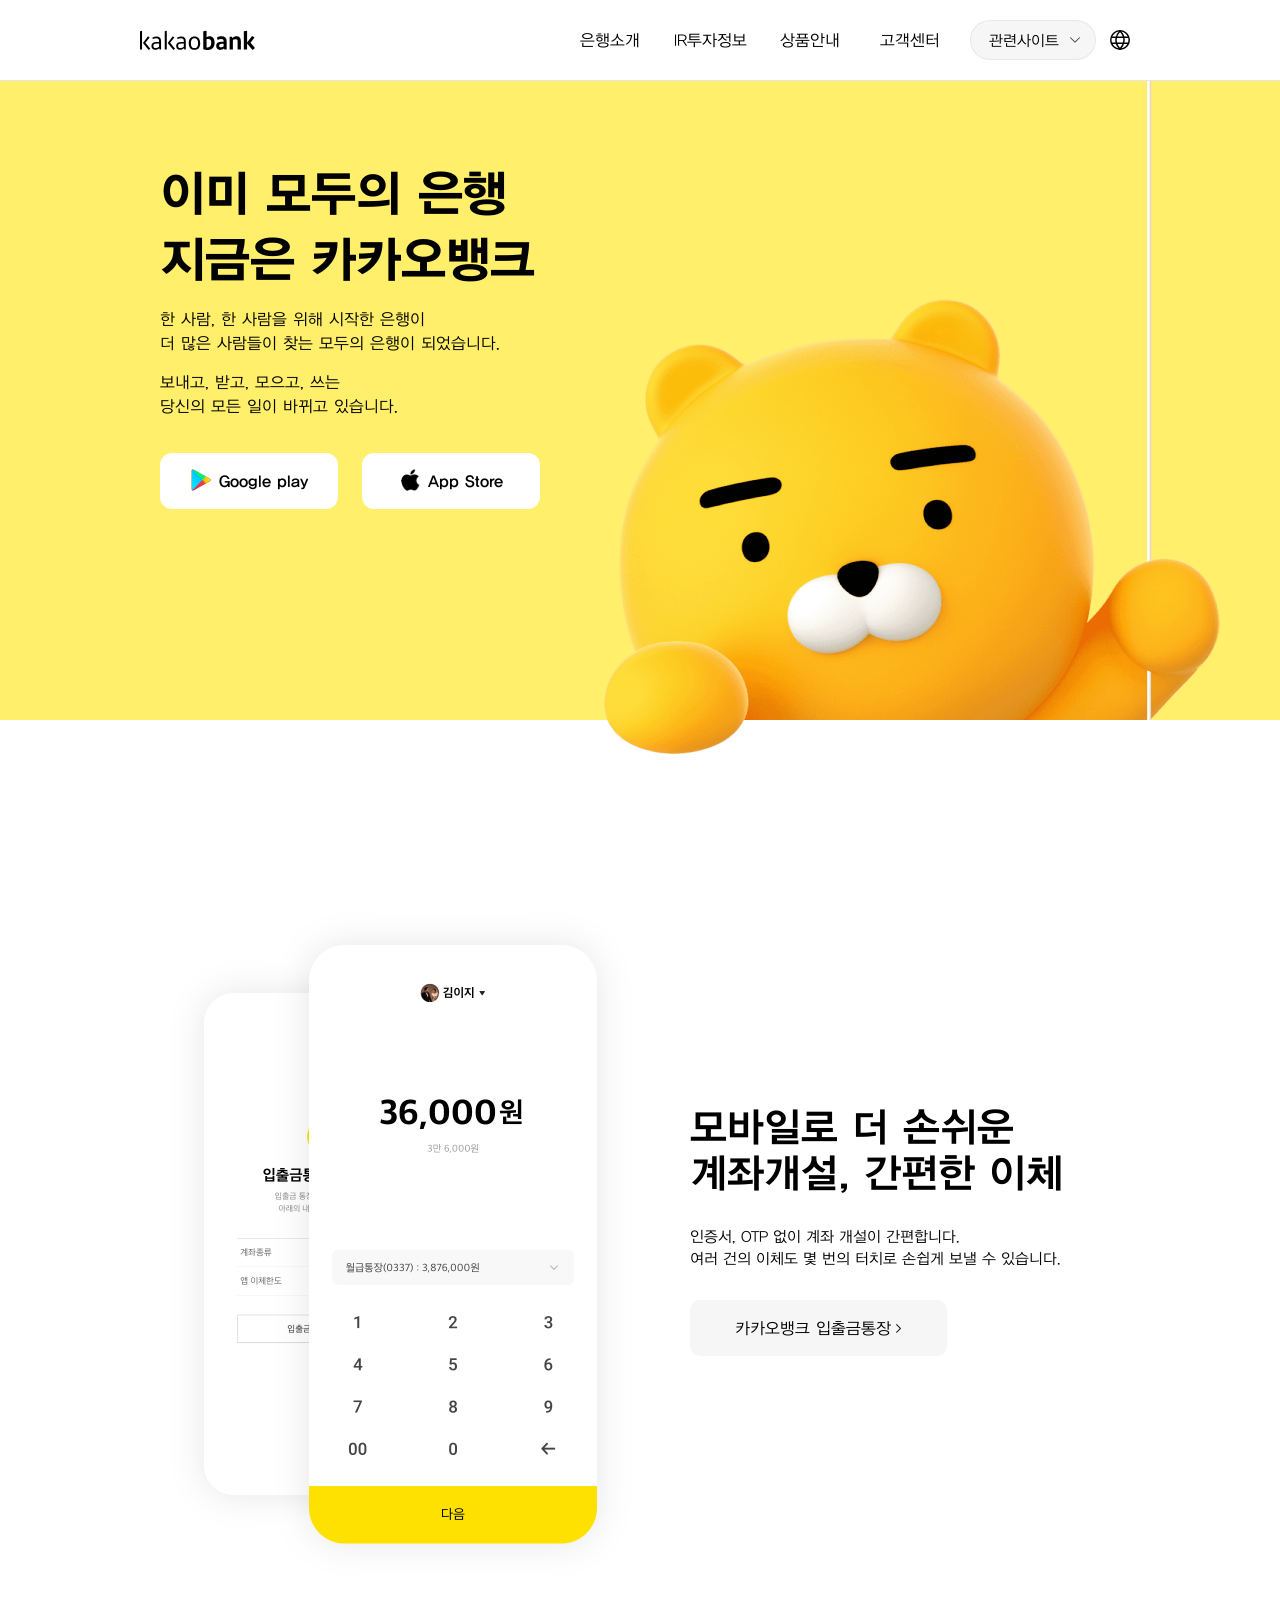
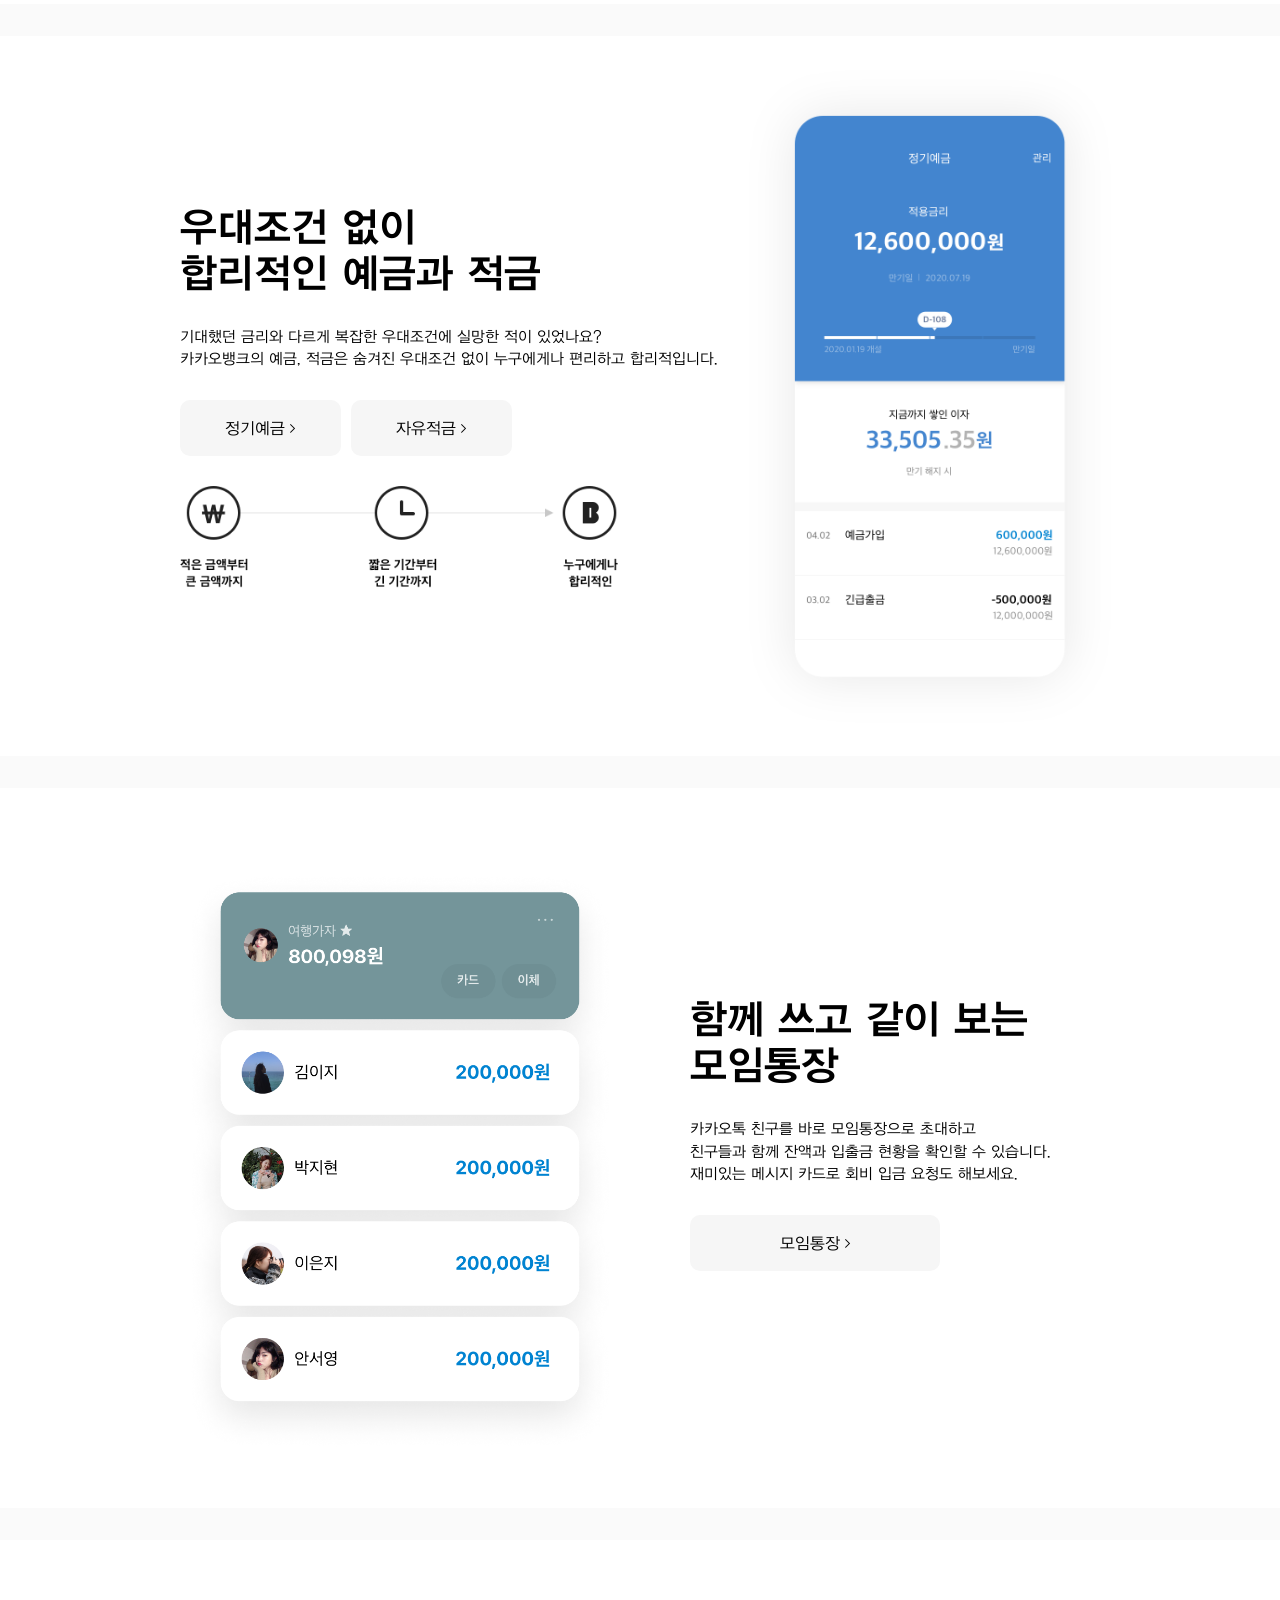
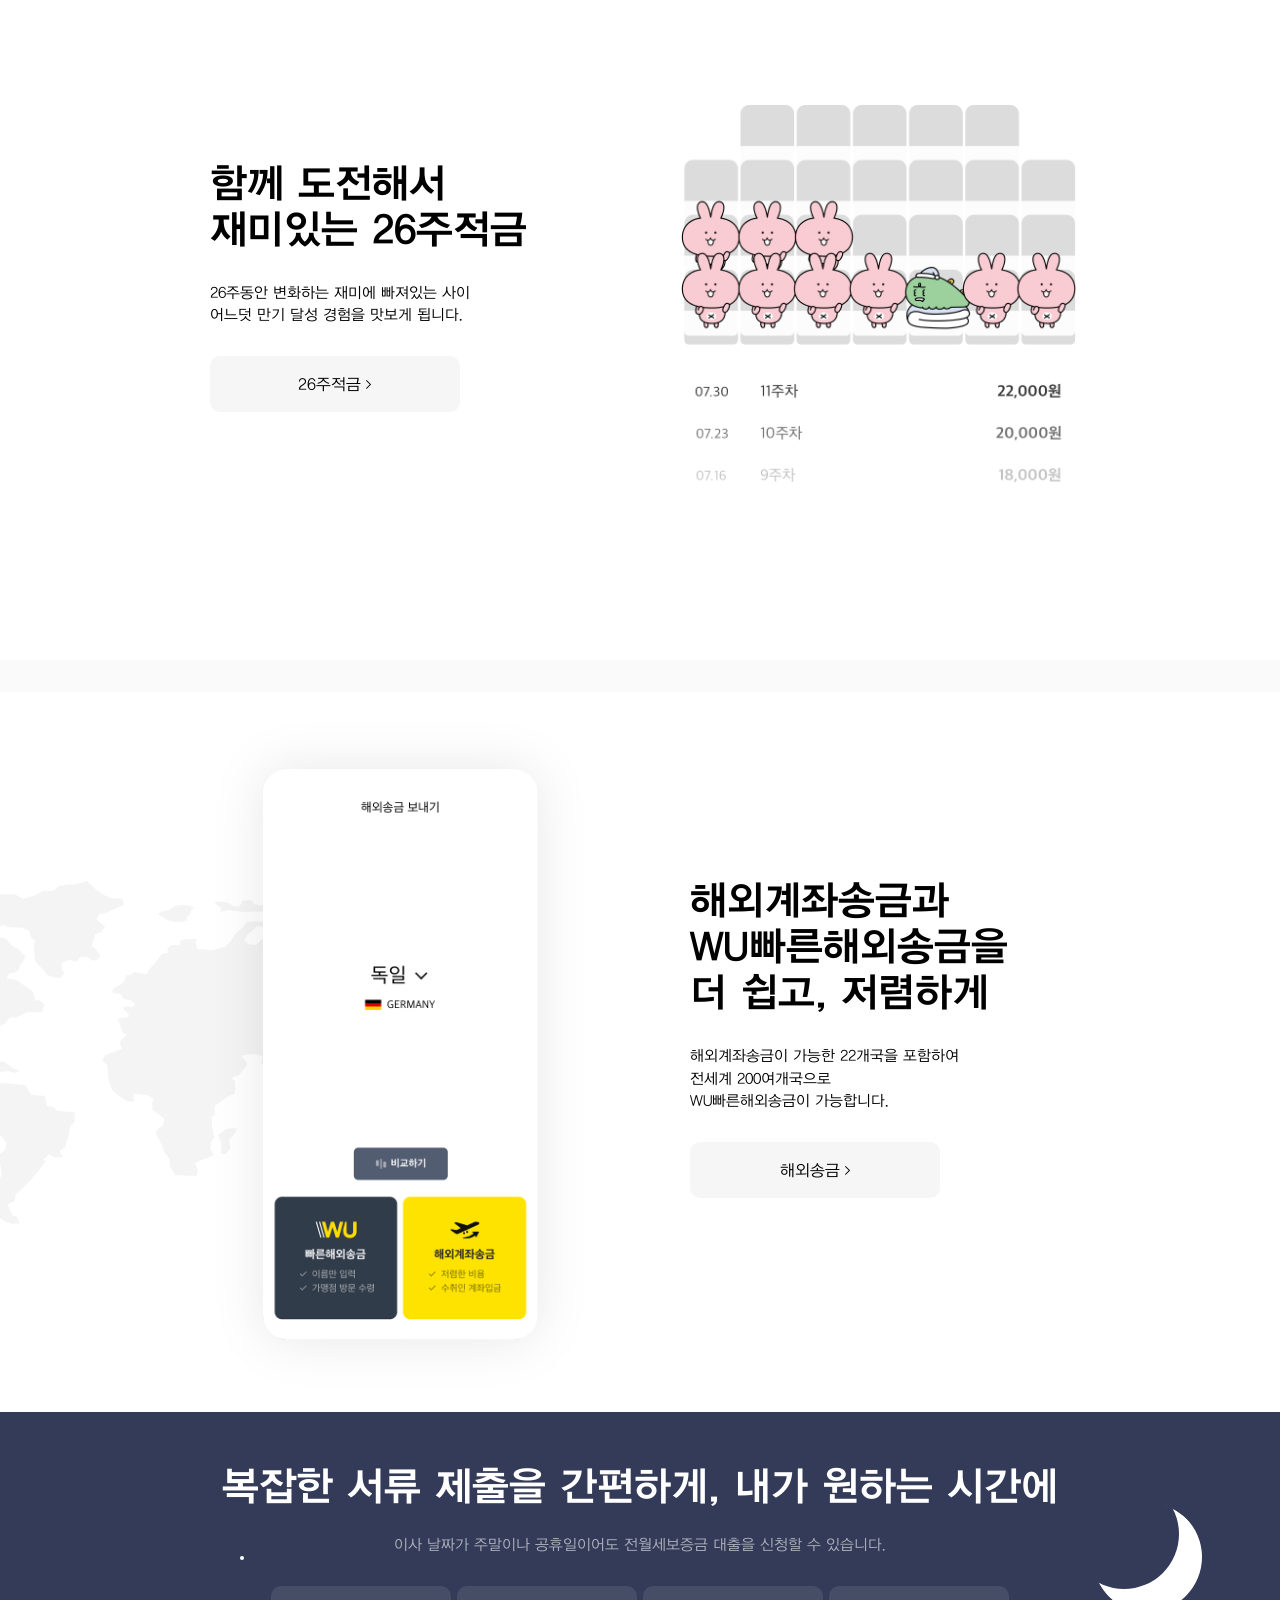
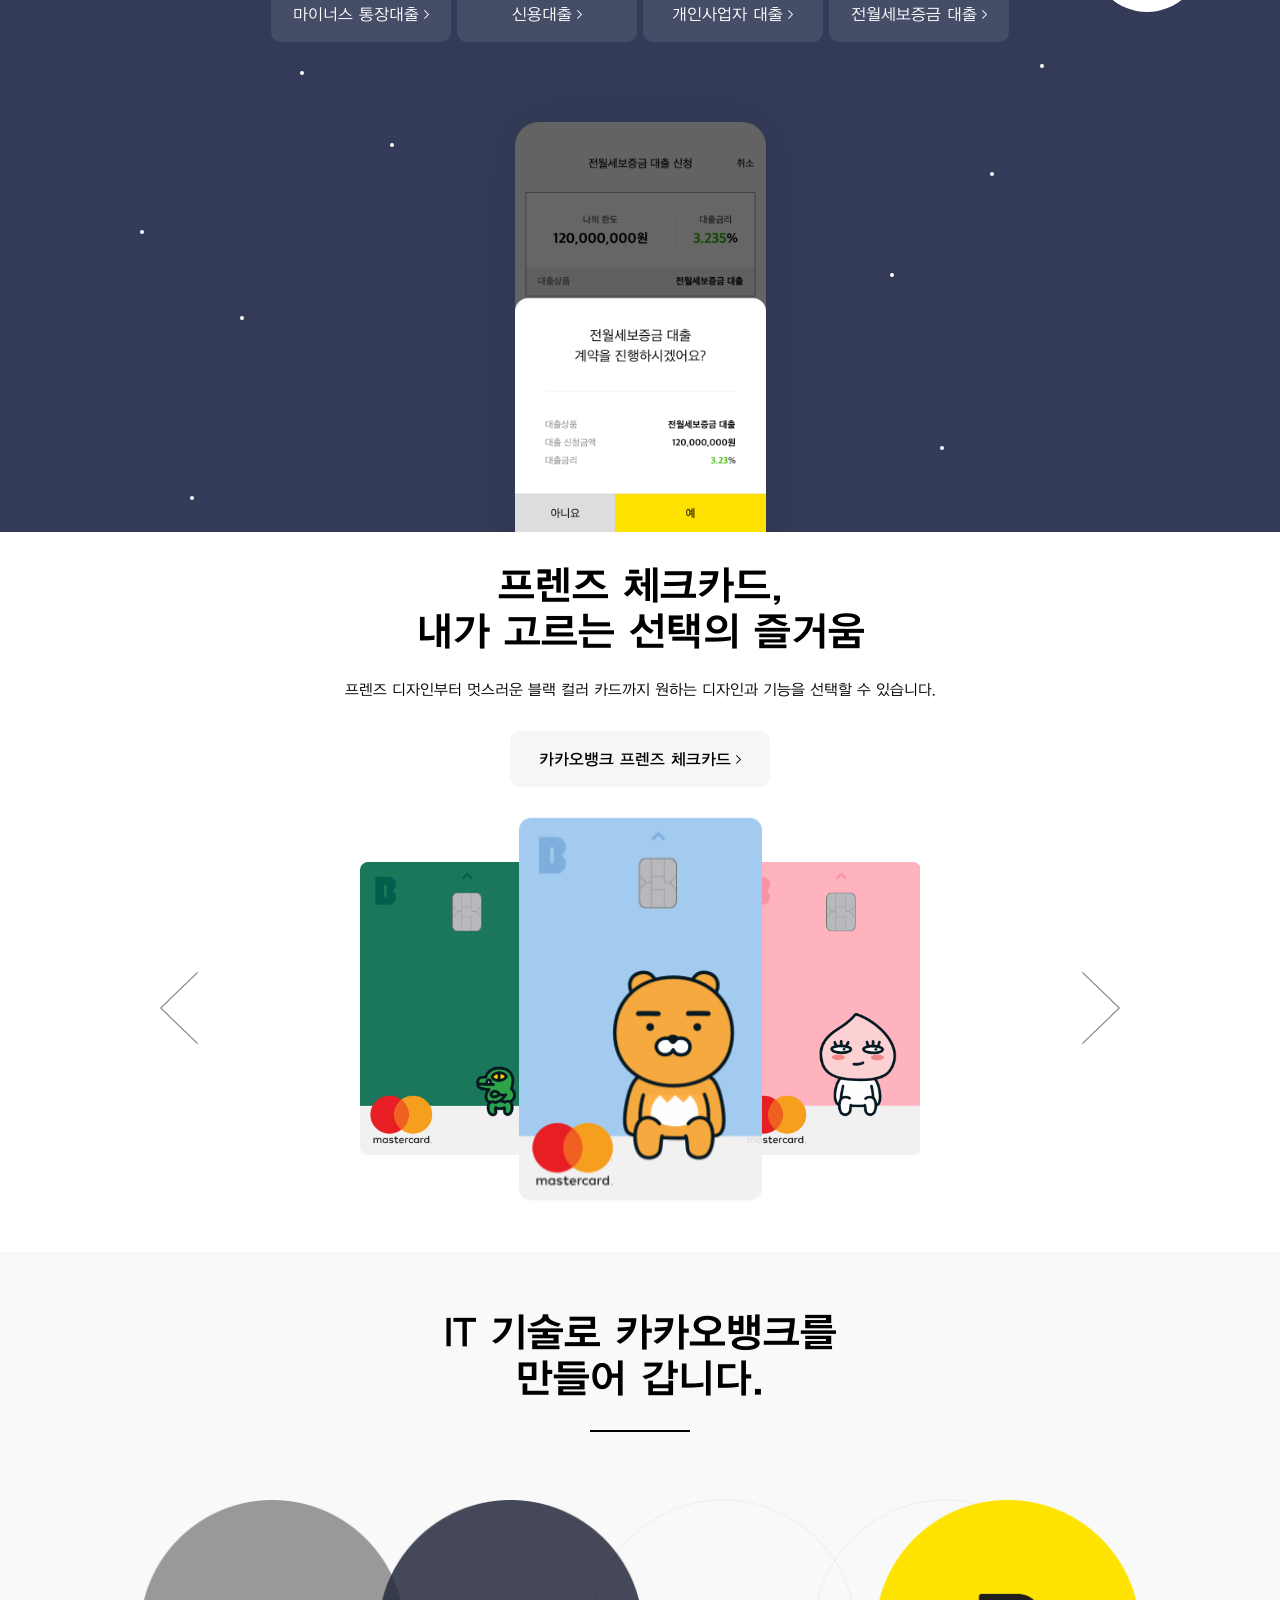
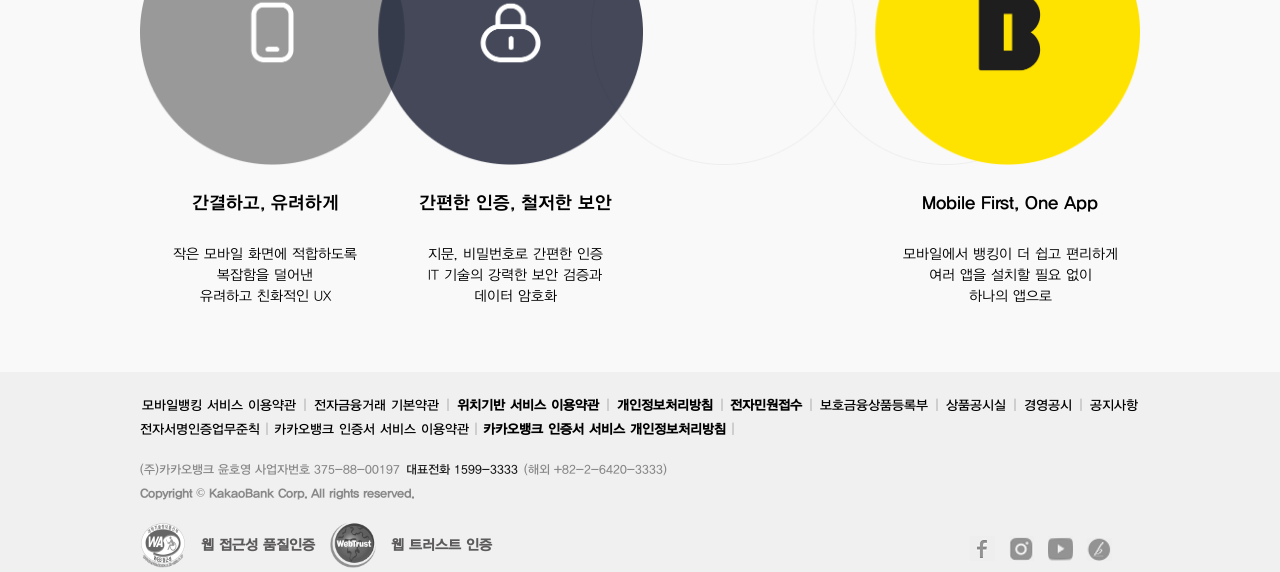
<file: index.html>
<!DOCTYPE html>
<html lang="en">

<head>
    <meta charset="UTF-8">
    <meta name="viewport" content="width=device-width, initial-scale=1.0">
    <title>카카오뱅크</title>
    <link rel="icon" sizes="256x256" href="img/favicon.gif">
    <link rel="stylesheet" href="css/style.css">
    <link rel="stylesheet" href="css/slick.css">
    <link rel="stylesheet" href="css/animate.min.css">
    <link rel="stylesheet" href="css/index.css">
    <script type="text/javascript" src="js/jquery-3.7.1.min.js"></script>
    <script type="text/javascript" src="js/slick.min.js"></script>
    <script type="text/javascript" src="js/script.js"></script>
    <script type="text/javascript" src="js/index.js"></script>
</head>

<body>
    <!-- 네이게이션 상단 바 -->
    <nav id="header">
        <ul class="nav_item">
            <li class="nav nav_logo"><a href="index.html"></a></li>
            <li class="nav nav_li">
                <a href="intro.html">은행소개</a>
                <div class="nav_subs">
                    <div class="nav_sub">
                        <div class="sub_item">
                            <span><a href="#">카카오뱅크</a></span>
                            <span><a href="#">브랜드</a></span>
                            <span><a href="#">주주사 소개</a></span>
                            <span><a href="#">오시는 길</a></span>
                            <span><a href="#">제휴문의</a></span>
                            <span class="link"><a href="#">금융기술연구소</a></span>
                            <span class="link"><a href="#">카카오뱅크 인증서</a></span>
                        </div>
                        <div class="sub_item">
                            <span><a href="#">윤리경영</a></span>
                            <span><a href="#">윤리강령</a></span>
                            <span><a href="#">임직원행동기준</a></span>
                        </div>
                        <div class="sub_item">
                            <span><a href="#">새소식</a></span>
                            <span><a href="#">공지사항</a></span>
                            <span><a href="#">입찰공고</a></span>
                        </div>
                        <div class="sub_item">
                            <span class="link"><a href="#">인재영입</a></span>
                        </div>
                    </div>
                </div>
            </li>
            <li class="nav nav_li">
                <a href="#">IR투자정보</a>
                <div class="nav_subs">
                    <div class="nav_sub">
                        <div class="sub_item">
                            <span><a href="#">공시정보</a></span>
                            <span><a href="#">전자공시</a></span>
                            <span><a href="#">경영공시</a></span>
                            <span><a href="#">바질공시</a></span>
                            <span><a href="#">지배구조공시</a></span>
                            <span><a href="#">기타공시</a></span>
                            <span><a href="#">공시규정</a></span>
                        </div>
                        <div class="sub_item">
                            <span><a href="#">경영정보</a></span>
                            <span><a href="#">이사회</a></span>
                            <span><a href="#">이사회 구성 가이드라인</a></span>
                            <span><a href="#">지속가능경영</a></span>
                        </div>
                        <div class="sub_item">
                            <span><a href="#">재무정보</a></span>
                            <span><a href="#">재무제표</a></span>
                            <span><a href="#">감사보고서</a></span>
                            <span><a href="#">영업보고서</a></span>
                            <span><a href="#">신용등급</a></span>
                        </div>
                        <div class="sub_item">
                            <span><a href="#">IR자료실</a></span>
                            <span><a href="#">실적발표</a></span>
                            <span><a href="#">주가정보</a></span>
                            <span><a href="#">배당현황</a></span>
                            <span><a href="#">기업가치제고계획</a></span>
                        </div>
                        <div class="sub_item">
                            <span><a href="#">IR일정</a></span>
                            <span><a href="#">IR행사</a></span>
                            <span class="link"><a href="#">IR미팅예약</a></span>
                            <span><a href="#">주주총회</a></span>
                        </div>
                        <div class="sub_item">
                            <span><a href="#">공고</a></span>
                        </div>
                    </div>
                </div>
            </li>
            <li class="nav nav_li">
                <a href="product.html">상품안내</a>
                <div class="nav_subs">
                    <div class="nav_sub">
                        <div class="sub_item">
                            <span><a href="#">통장/저축</a></span>
                            <span><a href="#">입출금통장</a></span>
                            <span><a href="#">모임통장</a></span>
                            <span><a href="#">기록통장</a></span>
                            <span><a href="#">세이프박스</a></span>
                            <span><a href="#">저금통</a></span>
                            <span><a href="#">정기예금</a></span>
                            <span><a href="#">자유적금</a></span>
                            <span><a href="#">26주적금</a></span>
                            <span><a href="#">한달적금</a></span>
                        </div>
                        <div class="sub_item">
                            <span><a href="#">대출</a></span>
                            <span><a href="#">비상금대출</a></span>
                            <span><a href="#">마이너스 통장대출</a></span>
                            <span><a href="#">신용대출</a></span>
                            <span><a href="#">중고차 구매대출</a></span>
                            <span><a href="#">전월세보증금 대출</a></span>
                            <span><a href="#">전월세보증금 대출 갈아타기</a></span>
                            <span><a href="#">주택담보대출</a></span>
                            <span><a href="#">주택담보대출 갈아타기</a></span>
                            <span><a href="#">신용대출 비교하기</a></span>
                            <span><a href="#">신용대출 갈아타기</a></span>
                            <span><a href="#">내 신용정보</a></span>
                        </div>
                        <div class="sub_item">
                            <span><a href="#">투자/외환</a></span>
                            <span><a href="#">펀드</a></span>
                            <span><a href="#">증권사 주식계좌</a></span>
                            <span><a href="#">달러박스</a></span>
                            <span><a href="#">해외송금 보내기</a></span>
                            <span><a href="#">해외송금 받기</a></span>
                        </div>
                        <div class="sub_item">
                            <span><a href="#">카드</a></span>
                            <span><a href="#">프렌즈 체크카드</a></span>
                            <span><a href="#">모임 체크카드</a></span>
                            <span><a href="#">제휴 신용카드</a></span>
                            <span><a href="#">혜택 좋은 신용카드</a></span>
                        </div>
                        <div class="sub_item">
                            <span><a href="#">사업자</a></span>
                            <span><a href="#">개인사업자통장</a></span>
                            <span><a href="#">부가세박스</a></span>
                            <span><a href="#">개인사업자 신용대출</a></span>
                            <span><a href="#">개인사업자 보증서대출</a></span>
                            <span><a href="#">개인사업자 체크카드</a></span>
                            <span><a href="#">내 사업장 신용정보</a></span>
                            <span><a href="#">사업자 인증서</a></span>
                        </div>
                        <div class="sub_item">
                            <span><a href="#">mini</a></span>
                            <span><a href="#">카카오뱅크 mini</a></span>
                            <span><a href="#">mini카드</a></span>
                            <span><a href="#">mini 26일적금</a></span>
                        </div>
                    </div>
                </div>
            </li>
            <li class="nav nav_li">
                <a href="help.html">고객센터</a>
                <div class="nav_subs">
                    <div class="nav_sub">
                        <div class="sub_item">
                            <span><a href="#">이용안내</a></span>
                            <span><a href="#">자주 묻는 질문</a></span>
                            <span><a href="#">이용시간 안내</a></span>
                            <span><a href="#">ATM 이용안내</a></span>
                            <span><a href="#">ATM 이용안내 (달러박스)</a></span>
                            <span><a href="#">금리안내</a></span>
                            <span><a href="#">금리인하요구권 안내</a></span>
                            <span><a href="#">수수료안내</a></span>
                            <span><a href="#">상담안내</a></span>
                            <span><a href="#">채무자보호안내</a></span>
                            <span><a href="#">채무조정안내</a></span>
                        </div>
                        <div class="sub_item">
                            <span><a href="#">상담하기</a></span>
                            <span><a href="#">고객의 소리</a></span>
                            <span><a href="#">1:1 문의</a></span>
                        </div>
                        <div class="sub_item">
                            <span><a href="#">소비자보호</a></span>
                            <span><a href="#">소비자보호체계</a></span>
                            <span><a href="#">소비자보호 우수사례</a></span>
                            <span><a href="#">전자민원</a></span>
                            <span><a href="#">소비자보호공시</a></span>
                            <span><a href="#">민원사무편람</a></span>
                            <span><a href="#">금융정보</a></span>
                            <span><a href="#">보안취약점 신고 안내</a></span>
                            <span><a href="#">판매대리·중개업자 증서</a></span>
                            <span><a href="#">비대면 금융사고 책임담보안내</a></span>
                        </div>
                        <div class="sub_item">
                            <span><a href="#">금융사기대응</a></span>
                            <span><a href="#">금융사기예방</a></span>
                            <span><a href="#">피해대처방법</a></span>
                            <span><a href="#">피해신고관련서식</a></span>
                            <span><a href="#">카카오뱅크 사칭제보</a></span>
                            <span><a href="#">불법도박 이용계좌 신고</a></span>
                        </div>
                        <div class="sub_item">
                            <span><a href="#">증명서</a></span>
                            <span><a href="#">나의 증명서 발급내역</a></span>
                            <span><a href="#">증명서 진위 확인</a></span>
                        </div>
                        <div class="sub_item">
                            <span><a href="#">약관 · 서식</a></span>
                            <span><a href="#">약관</a></span>
                            <span><a href="#">서식</a></span>
                            <span><a href="#">상품설명서</a></span>
                            <span><a href="#">상품공시</a></span>
                            <span><a href="#">펀드공시</a></span>
                        </div>
                    </div>
                </div>
            </li>
            <li class="nav nav_site">
                <button id="drop_btn" class="dropdown_btn">관련사이트</button>
                <div id="drop_menu" class="nav_dropdown">
                    <ul>
                        <li>
                            <a href="#">
                                <span>카카오뱅크 AD</span>
                            </a>
                        </li>

                        <li>
                            <a href="#">
                                <span>카카오뱅크 인증서</span>
                            </a>
                        </li>

                        <li>
                            <a href="#">
                                <span>금융기술연구소</span>
                            </a>
                        </li>

                        <li>
                            <a href="#">
                                <span>기술블로그</span>
                            </a>
                        </li>
                    </ul>
                </div>
            </li>
            <li class="nav_global"><a href="#"></a></li>
        </ul>
    </nav>

    <!-- 메인 컨텐츠 -->
    <div id="content">
        <div class="intro_cont">
            <div class="intro_bg">
                <div class="intro_box">
                    <div class="text_title">
                        이미 모두의 은행<br />
                        지금은 카카오뱅크
                    </div>
                    <div class="text_sub">
                        <p>
                            한 사람, 한 사람을 위해 시작한 은행이<br />
                            더 많은 사람들이 찾는 모두의 은행이 되었습니다.
                        </p>
                        <p>
                            보내고, 받고, 모으고, 쓰는<br />
                            당신의 모든 일이 바뀌고 있습니다.
                        </p>
                    </div>
                    <div class="intro_btn_box">
                        <a href="#" class="googleplay_btn">Google play</a>
                        <a href="#" class="appstore_btn">App Store</a>
                    </div>
                </div>
            </div>
            <div class="intro_bgcolor">bgcolor</div>
        </div>
        <div class="account_cont cont">
            <div class="account_box cont_box">
                <div class="img_box"></div>
                <div class="txt_box">
                    <p>
                        모바일로 더 손쉬운<br />
                        계좌개설, 간편한 이체
                    </p>
                    <p>
                        인증서, OTP 없이 계좌 개설이 간편합니다.<br />
                        여러 건의 이체도 몇 번의 터치로 손쉽게 보낼 수 있습니다.
                    </p>
                    <a href="#" class="btn"><span>카카오뱅크 입출금통장</span></a>
                </div>
            </div>
        </div>
        <p></p>
        <div class="deposit_cont cont">
            <div class="deposit_box cont_box">
                <div class="txt_box">
                    <p>
                        우대조건 없이<br />
                        합리적인 예금과 적금
                    </p>
                    <p>
                        기대했던 금리와 다르게 복잡한 우대조건에 실망한 적이 있었나요?<br />
                        카카오뱅크의 예금, 적금은 숨겨진 우대조건 없이 누구에게나 편리하고 합리적입니다.
                    </p>
                    <div class="btn_box">
                        <a href="#" class="btn"><span>정기예금</span></a>
                        <a href="#" class="btn"><span>자유적금</span></a>
                    </div>
                    <div class="sub_img"></div>
                </div>
                <div class="img_box animate__animated"></div>
            </div>
        </div>
        <p></p>
        <div class="meet_cont cont">
            <div class="meet_box cont_box">
                <div class="img_box"></div>
                <div class="txt_box">
                    <p>
                        함께 쓰고 같이 보는<br />
                        모임통장
                    </p>
                    <p>
                        카카오톡 친구를 바로 모임통장으로 초대하고<br />
                        친구들과 함께 잔액과 입출금 현황을 확인할 수 있습니다.<br />
                        재미있는 메시지 카드로 회비 입금 요청도 해보세요.
                    </p>
                    <a href="#" class="btn btn_long"><span>모임통장</span></a>
                </div>
            </div>
        </div>
        <p></p>
        <div class="week_cont cont">
            <div class="week_box cont_box">
                <div class="txt_box">
                    <p>
                        함께 도전해서<br />
                        재미있는 26주적금
                    </p>
                    <p>
                        26주동안 변화하는 재미에 빠져있는 사이<br />
                        어느덧 만기 달성 경험을 맛보게 됩니다.
                    </p>
                    <a href="#" class="btn btn_long"><span>26주적금</span></a>
                </div>
                <div class="img_box"></div>
            </div>
        </div>
        <p></p>
        <div class="abroad_cont cont">
            <div class="abroad_box cont_box">
                <div class="img_box animate__animated"></div>
                <div class="txt_box">
                    <p>
                        해외계좌송금과<br />
                        WU빠른해외송금을<br />
                        더 쉽고, 저렴하게
                    </p>
                    <p>
                        해외계좌송금이 가능한 22개국을 포함하여<br />
                        전세계 200여개국으로<br />
                        WU빠른해외송금이 가능합니다.
                    </p>
                    <a href="#" class="btn btn_long"><span>해외송금</span></a>
                </div>
            </div>
        </div>
        <div class="loan_cont cont">
            <div class="loan_box col_cont">
                <div class="txt_box">
                    <p>
                        복잡한 서류 제출을 간편하게, 내가 원하는 시간에
                    </p>
                    <p>
                        이사 날짜가 주말이나 공휴일이어도 전월세보증금 대출을 신청할 수 있습니다.
                    </p>
                    <div class="btn_box">
                        <a href="#" class="btn"><span>마이너스 통장대출</span></a>
                        <a href="#" class="btn"><span>신용대출</span></a>
                        <a href="#" class="btn"><span>개인사업자 대출</span></a>
                        <a href="#" class="btn"><span>전월세보증금 대출</span></a>
                    </div>
                </div>
                <div class="img_box"></div>
                <div class="moon_box">
                    <div class="moon"></div>
                    <div class="moon_shadow"></div>
                </div>
                <div class="particle_cont">
                    <div class="particle"></div>
                    <div class="particle"></div>
                    <div class="particle"></div>
                    <div class="particle"></div>
                    <div class="particle"></div>
                    <div class="particle"></div>
                    <div class="particle"></div>
                    <div class="particle"></div>
                    <div class="particle"></div>
                    <div class="particle"></div>
                </div>
            </div>
        </div>
        <div class="check_cont cont">
            <div class="check_box col_cont">
                <div class="txt_box">
                    <p>
                        프렌즈 체크카드,<br />
                        내가 고르는 선택의 즐거움
                    </p>
                    <p>
                        프렌즈 디자인부터 멋스러운 블랙 컬러 카드까지 원하는 디자인과 기능을 선택할 수 있습니다.
                    </p>
                    <div><a href="#" class="btn"><span>카카오뱅크 프렌즈 체크카드</span></a></div>
                </div>

                <div class="center slide_card">
                    <div><img alt="애교만점 복숭아, 어피치 체크카드" src="img/main/card_01.png"></div>
                    <div><img alt="토끼 옷을 입은, 무지 체크카드" src="img/main/card_02.png"></div>
                    <div><img alt="작은 악어를 닮은, 콘 체크카드" src="img/main/card_03.png"></div>
                    <div><img alt="캐릭터 없이 시크한, 블랙 체크카드" src="img/main/card_04.png"></div>
                </div>
                <div class="slick_btn">
                    <span class="slick_prev_btn"></span>
                    <span class="slick_next_btn"></span>
                </div>

            </div>
        </div>
        <div class="security_cont cont">
            <div class="security_box col_cont">
                <div class="txt_box tb_1">
                    <p>
                        IT 기술로 카카오뱅크를<br />
                        만들어 갑니다.
                    </p>
                </div>
                <div class="line_bar"></div>
                <div class="img_box"></div>
                <div class="txt_box tb_2">
                    <div class="txt_1">
                        <p>
                            간결하고, 유려하게
                        </p>
                        <p>
                            작은 모바일 화면에 적합하도록<br />
                            복잡함을 덜어낸<br />
                            유려하고 친화적인 UX
                        </p>
                    </div>
                    <div class="txt_2">
                        <p>
                            간편한 인증, 철저한 보안
                        </p>
                        <p>
                            지문, 비밀번호로 간편한 인증<br />
                            IT 기술의 강력한 보안 검증과<br />
                            데이터 암호화
                        </p>
                    </div>
                    <div class="txt_3">
                        <p>
                            Mobile First, One App
                        </p>
                        <p>
                            모바일에서 뱅킹이 더 쉽고 편리하게<br />
                            여러 앱을 설치할 필요 없이<br />
                            하나의 앱으로
                        </p>
                    </div>
                </div>
            </div>
            <div class="security_line"></div>
        </div>
    </div>

    <!-- footer -->
    <div class="footer">
        <div class="footerdiv2">
            <a href="#"><span class="footerspantype_1">모바일뱅킹
                    서비스 이용약관</span></a>
            <a href="#" class="anchor_no"><span class="footerspantype_2">｜</span></a>
            <a href="#"><span class="footerspantype_1">전자금융거래 기본약관</span></a>
            <a href="#" class="anchor_no"><span class="footerspantype_2">｜</span></a>
            <a href="#"><span class="footerspantype_1 footerbold">위치기반 서비스 이용약관</span></a>
            <a href="#" class="anchor_no"><span class="footerspantype_2">｜</span></a>
            <a href="#"><span class="footerspantype_1 footerbold">개인정보처리방침</span></a>
            <a href="#" class="anchor_no"><span class="footerspantype_2">｜</span></a>
            <a href="#"><span class="footerspantype_1 footerbold">전자민원접수</span></a>
            <a href="#" class="anchor_no"><span class="footerspantype_2">｜</span></a>
            <a href="#"><span class="footerspantype_1">보호금융상품등록부</span></a>
            <a href="#" class="anchor_no"><span class="footerspantype_2">｜</span></a>
            <a href="#"><span class="footerspantype_1">상품공시실</span></a>
            <a href="#" class="anchor_no"><span class="footerspantype_2">｜</span></a>
            <a href="#"><span class="footerspantype_1">경영공시</span></a>
            <a href="#" class="anchor_no"><span class="footerspantype_2">｜</span></a>
            <a href="#"><span class="footerspantype_1">공지사항</span></a>
        </div>
        <div class="footerdiv3">
            <a href="#"><span class="footerspantype_1">전자서명인증업무준칙</span></a>
            <a href="#" class="anchor_no"><span class="footerspantype_2">｜</span></a>
            <a href="#"><span class="footerspantype_1"> 카카오뱅크 인증서 서비스 이용약관</span></a>
            <a href="#" class="anchor_no"><span class="footerspantype_2">｜</span></a>
            <a href="#"><span class="footerspantype_1 footerbold">카카오뱅크 인증서 서비스 개인정보처리방침</span></a>
            <a href="#" class="anchor_no"><span class="footerspantype_2">｜</span></a>
        </div>
        <div class="footerdiv4">
            <span>(주)카카오뱅크 윤호영 사업자번호 375-88-00197</span>
            <span class="footerbold">대표전화 1599-3333</span>
            <span>(해외 +82-2-6420-3333)</span>
        </div>
        <div class="footerdiv5">
            <span>Copyright © KakaoBank Corp. All rights reserved.</span>
        </div>
        <div class="footerdiv6">
            <img src="img/webaccessibility.png" alt="WEB접근성" id="footerimg1" />
            <span>웹 접근성 품질인증</span>
            <img src="img/web_trust_seal.png" alt="웹신뢰성" id="footerimg2" />
            <span>웹 트러스트 인증</span>
            <div class="footerdiv7">
                <a href="#"><img src="img/footerimg01.png" alt="footer페이스북" /></a>
                <a href="#"><img src="img/footerimg02.png" alt="footer인스타" /></a>
                <a href="#"><img src="img/footerimg03.png" alt="footer유튜브" /></a>
                <a href="#"><img src="img/footerimg04.png" alt="footer브런치" /></a>
            </div>
        </div>
    </div>
</body>

</html>
</file>
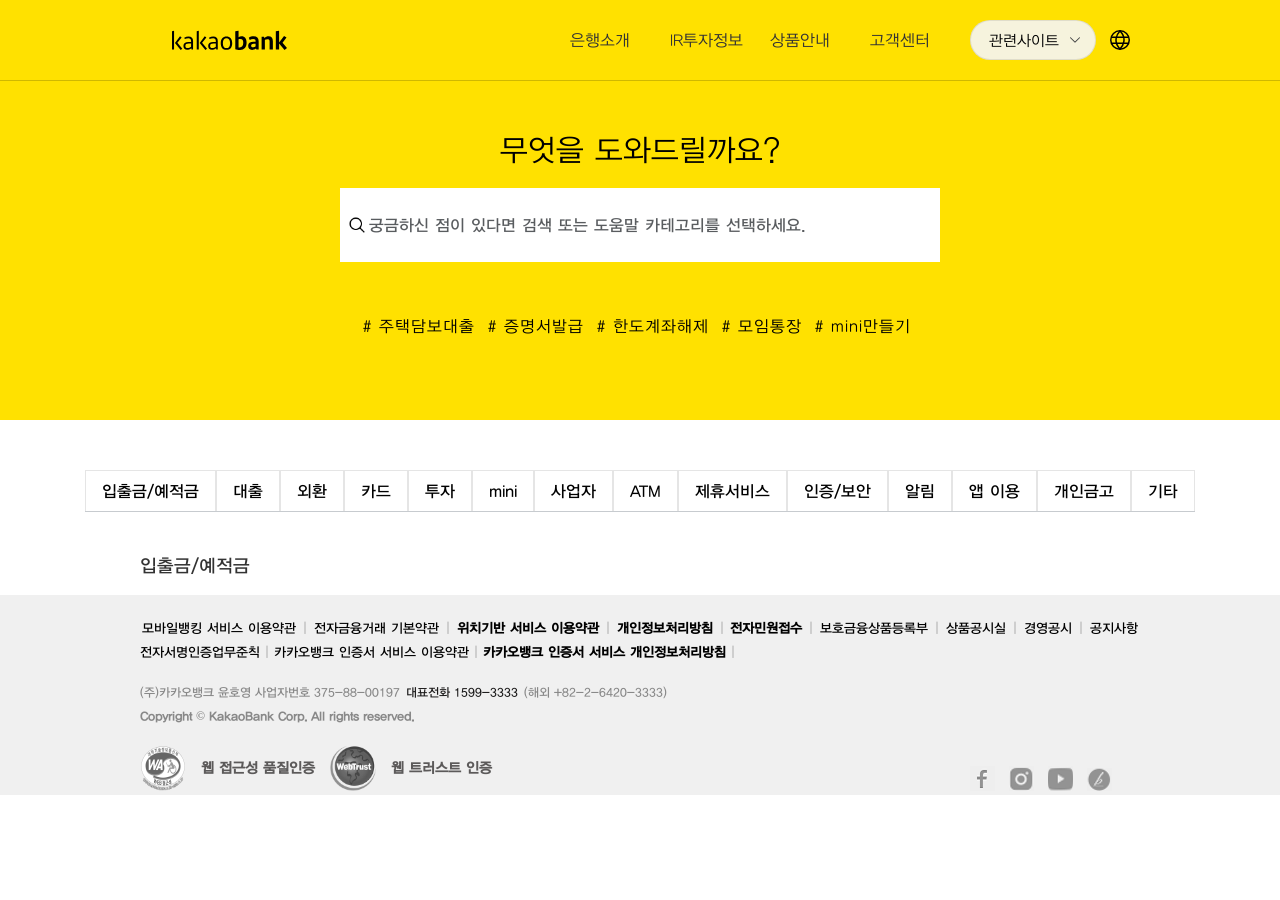
<file: help.html>
<!DOCTYPE html>
<html lang="ko">

<head>
  <meta charset="UTF-8" />

  <meta name="viewport" content="width=device-width, initial-scale=1.0">
  <title>자주 묻는 질문ㅣ카카오뱅크</title>

  <meta name="viewport" content="width=device-width, initial-scale=1" />
  <title>카카오뱅크 FAQ</title>
  <link href="https://cdn.jsdelivr.net/npm/bootstrap@5.3.0/dist/css/bootstrap.min.css" rel="stylesheet" />
  <script src="https://cdn.jsdelivr.net/npm/bootstrap@5.3.0/dist/js/bootstrap.bundle.min.js"></script>
  <link href="https://fonts.googleapis.com/css2?family=Noto+Sans+KR:wght@400;500;700&display=swap" rel="stylesheet">
  <link rel="stylesheet" href="css/style.css" />
  <link rel="stylesheet" href="css/help.css" />
  <script src="js/jquery-3.7.1.min.js"></script>
  <script src="js/script.js"></script>
  <script src="js/help.js"></script>

  <script>
    document.addEventListener("DOMContentLoaded", function () {
        const lastTab = localStorage.getItem("activeTab");
        const tabLinks = document.querySelectorAll(".nav-link");
        const tabPanes = document.querySelectorAll(".tab-pane");
    
        // 1. 모든 탭과 패널에서 'active' 클래스 제거 (초기에는 선택 안 함)
        tabLinks.forEach(tab => {
            tab.classList.remove("active");
            tab.setAttribute("aria-selected", "false");
        });
    
        tabPanes.forEach(pane => {
            pane.classList.remove("show", "active");
        });
    
        // 2. 마지막으로 클릭한 탭이 있다면 복원
        if (lastTab) {
            const lastTabButton = document.querySelector(`[data-bs-target="${lastTab}"]`);
            if (lastTabButton) {
                new bootstrap.Tab(lastTabButton).show();
            }
        }
    
        // 3. 탭 클릭 시 localStorage에 저장
        tabLinks.forEach(tab => {
            tab.addEventListener("click", function () {
                localStorage.setItem("activeTab", this.getAttribute("data-bs-target"));
            });
        });
    });
    </script>


</head>

<body>

  <!-- 네이게이션 상단 바 -->
  <nav id="header">
    <ul class="nav_item">
      <!--  -->
      <li class="nav nav_logo"><a href="index.html"></a></li>
      <li class="nav ">
        <a href="intro.html">은행소개</a>
        <div class="nav_subs">
          <div class="nav_sub">
            <div class="sub_item">
              <span><a href="#">카카오뱅크</a></span>
              <span><a href="#">브랜드</a></span>
              <span><a href="#">주주사 소개</a></span>
              <span><a href="#">오시는 길</a></span>
              <span><a href="#">제휴문의</a></span>
              <span class="link"><a href="#">금융기술연구소</a></span>
              <span class="link"><a href="#">카카오뱅크 인증서</a></span>
            </div>
            <div class="sub_item">
              <span><a href="#">윤리경영</a></span>
              <span><a href="#">윤리강령</a></span>
              <span><a href="#">임직원행동기준</a></span>
            </div>
            <div class="sub_item">
              <span><a href="#">새소식</a></span>
              <span><a href="#">공지사항</a></span>
              <span><a href="#">입찰공고</a></span>
            </div>
            <div class="sub_item">
              <span class="link"><a href="#">인재영입</a></span>
            </div>
          </div>
        </div>
      </li>
      <li class="nav ">
        <a href="#">IR투자정보</a>
        <div class="nav_subs">
          <div class="nav_sub">
            <div class="sub_item">
              <span><a href="#">공시정보</a></span>
              <span><a href="#">전자공시</a></span>
              <span><a href="#">경영공시</a></span>
              <span><a href="#">바질공시</a></span>
              <span><a href="#">지배구조공시</a></span>
              <span><a href="#">기타공시</a></span>
              <span><a href="#">공시규정</a></span>
            </div>
            <div class="sub_item">
              <span><a href="#">경영정보</a></span>
              <span><a href="#">이사회</a></span>
              <span><a href="#">이사회 구성 가이드라인</a></span>
              <span><a href="#">지속가능경영</a></span>
            </div>
            <div class="sub_item">
              <span><a href="#">재무정보</a></span>
              <span><a href="#">재무제표</a></span>
              <span><a href="#">감사보고서</a></span>
              <span><a href="#">영업보고서</a></span>
              <span><a href="#">신용등급</a></span>
            </div>
            <div class="sub_item">
              <span><a href="#">IR자료실</a></span>
              <span><a href="#">실적발표</a></span>
              <span><a href="#">주가정보</a></span>
              <span><a href="#">배당현황</a></span>
              <span><a href="#">기업가치제고계획</a></span>
            </div>
            <div class="sub_item">
              <span><a href="#">IR일정</a></span>
              <span><a href="#">IR행사</a></span>
              <span class="link"><a href="#">IR미팅예약</a></span>
              <span><a href="#">주주총회</a></span>
            </div>
            <div class="sub_item">
              <span><a href="#">공고</a></span>
            </div>
          </div>
        </div>
      </li>
      <li class="nav ">
        <a href="product.html">상품안내</a>
        <div class="nav_subs">
          <div class="nav_sub">
            <div class="sub_item">
              <span><a href="#">통장/저축</a></span>
              <span><a href="#">입출금통장</a></span>
              <span><a href="#">모임통장</a></span>
              <span><a href="#">기록통장</a></span>
              <span><a href="#">세이프박스</a></span>
              <span><a href="#">저금통</a></span>
              <span><a href="#">정기예금</a></span>
              <span><a href="#">자유적금</a></span>
              <span><a href="#">26주적금</a></span>
              <span><a href="#">한달적금</a></span>
            </div>
            <div class="sub_item">
              <span><a href="#">대출</a></span>
              <span><a href="#">비상금대출</a></span>
              <span><a href="#">마이너스 통장대출</a></span>
              <span><a href="#">신용대출</a></span>
              <span><a href="#">중고차 구매대출</a></span>
              <span><a href="#">전월세보증금 대출</a></span>
              <span><a href="#">전월세보증금 대출 갈아타기</a></span>
              <span><a href="#">주택담보대출</a></span>
              <span><a href="#">주택담보대출 갈아타기</a></span>
              <span><a href="#">신용대출 비교하기</a></span>
              <span><a href="#">신용대출 갈아타기</a></span>
              <span><a href="#">내 신용정보</a></span>
            </div>
            <div class="sub_item">
              <span><a href="#">투자/외환</a></span>
              <span><a href="#">펀드</a></span>
              <span><a href="#">증권사 주식계좌</a></span>
              <span><a href="#">달러박스</a></span>
              <span><a href="#">해외송금 보내기</a></span>
              <span><a href="#">해외송금 받기</a></span>
            </div>
            <div class="sub_item">
              <span><a href="#">카드</a></span>
              <span><a href="#">프렌즈 체크카드</a></span>
              <span><a href="#">모임 체크카드</a></span>
              <span><a href="#">제휴 신용카드</a></span>
              <span><a href="#">혜택 좋은 신용카드</a></span>
            </div>
            <div class="sub_item">
              <span><a href="#">사업자</a></span>
              <span><a href="#">개인사업자통장</a></span>
              <span><a href="#">부가세박스</a></span>
              <span><a href="#">개인사업자 신용대출</a></span>
              <span><a href="#">개인사업자 보증서대출</a></span>
              <span><a href="#">개인사업자 체크카드</a></span>
              <span><a href="#">내 사업장 신용정보</a></span>
              <span><a href="#">사업자 인증서</a></span>
            </div>
            <div class="sub_item">
              <span><a href="#">mini</a></span>
              <span><a href="#">카카오뱅크 mini</a></span>
              <span><a href="#">mini카드</a></span>
              <span><a href="#">mini 26일적금</a></span>
            </div>
          </div>
        </div>
      </li>
      <li class="nav ">
        <a href="help.html">고객센터</a>
        <div class="nav_subs">
          <div class="nav_sub">
            <div class="sub_item">
              <span><a href="#">이용안내</a></span>
              <span><a href="#">자주 묻는 질문</a></span>
              <span><a href="#">이용시간 안내</a></span>
              <span><a href="#">ATM 이용안내</a></span>
              <span><a href="#">ATM 이용안내 (달러박스)</a></span>
              <span><a href="#">금리안내</a></span>
              <span><a href="#">금리인하요구권 안내</a></span>
              <span><a href="#">수수료안내</a></span>
              <span><a href="#">상담안내</a></span>
              <span><a href="#">채무자보호안내</a></span>
              <span><a href="#">채무조정안내</a></span>
            </div>
            <div class="sub_item">
              <span><a href="#">상담하기</a></span>
              <span><a href="#">고객의 소리</a></span>
              <span><a href="#">1:1 문의</a></span>
            </div>
            <div class="sub_item">
              <span><a href="#">소비자보호</a></span>
              <span><a href="#">소비자보호체계</a></span>
              <span><a href="#">소비자보호 우수사례</a></span>
              <span><a href="#">전자민원</a></span>
              <span><a href="#">소비자보호공시</a></span>
              <span><a href="#">민원사무편람</a></span>
              <span><a href="#">금융정보</a></span>
              <span><a href="#">보안취약점 신고 안내</a></span>
              <span><a href="#">판매대리·중개업자 증서</a></span>
              <span><a href="#">비대면 금융사고 책임담보안내</a></span>
            </div>
            <div class="sub_item">
              <span><a href="#">금융사기대응</a></span>
              <span><a href="#">금융사기예방</a></span>
              <span><a href="#">피해대처방법</a></span>
              <span><a href="#">피해신고관련서식</a></span>
              <span><a href="#">카카오뱅크 사칭제보</a></span>
              <span><a href="#">불법도박 이용계좌 신고</a></span>
            </div>
            <div class="sub_item">
              <span><a href="#">증명서</a></span>
              <span><a href="#">나의 증명서 발급내역</a></span>
              <span><a href="#">증명서 진위 확인</a></span>
            </div>
            <div class="sub_item">
              <span><a href="#">약관 · 서식</a></span>
              <span><a href="#">약관</a></span>
              <span><a href="#">서식</a></span>
              <span><a href="#">상품설명서</a></span>
              <span><a href="#">상품공시</a></span>
              <span><a href="#">펀드공시</a></span>
            </div>
          </div>
        </div>
      </li>
      <li class="nav nav_site">
        <button id="drop_btn" class="dropdown_btn">관련사이트</button>
        <div id="drop_menu" class="nav_dropdown">
          <ul>
            <li>
              <a href="#">
                <span>카카오뱅크 AD</span>
              </a>
            </li>

            <li>
              <a href="#">
                <span>카카오뱅크 인증서</span>
              </a>
            </li>

            <li>
              <a href="#">
                <span>금융기술연구소</span>
              </a>
            </li>

            <li>
              <a href="#">
                <span>기술블로그</span>
              </a>
            </li>
          </ul>
        </div>
      </li>
      <li class="nav_global"><a href="#"></a></li>
    </ul>
  </nav>


  <!-- FAQ 섹션 -->
  <div class="cont">

    <div class="container">
      <h2>무엇을 도와드릴까요?</h2>



      <div class="search-container">
        <img src="img/help/search.png" width="20" height="20">

        <input type="text" class="form-control" placeholder="궁금하신 점이 있다면 검색 또는 도움말 카테고리를 선택하세요." />



      </div>
      <div class="search_span">
        <span> # 주택담보대출</span>
        <span> # 증명서발급</span>
        <span> # 한도계좌해제</span>
        <span> # 모임통장</span>
        <span> # mini만들기</span>
      </div>
    </div>


  </div>
  <!-- 탭 메뉴 -->


  <div class="nav justify-content-center">
    <ul class="nav nav-tabs" id="faqTabs">
      <thead>
          <li class="nav-item"><button class="nav-link active" data-bs-toggle="tab" data-bs-target="#tab1">입출금/예적금</button></li>
        <li class="nav-item"><button class="nav-link" data-bs-toggle="tab" data-bs-target="#tab2">대출</button></li>
        <li class="nav-item"><button class="nav-link" data-bs-toggle="tab" data-bs-target="#tab3">외환</button></li>
        <li class="nav-item"><button class="nav-link" data-bs-toggle="tab" data-bs-target="#tab4">카드</button></li>
        <li class="nav-item"><button class="nav-link" data-bs-toggle="tab" data-bs-target="#tab5">투자</button></li>
        <li class="nav-item"><button class="nav-link" data-bs-toggle="tab" data-bs-target="#tab6">mini</button></li>
        <li class="nav-item"><button class="nav-link" data-bs-toggle="tab" data-bs-target="#tab7">사업자</button></li>
        <li class="nav-item"><button class="nav-link" data-bs-toggle="tab" data-bs-target="#tab8">ATM</button></li>
        <li class="nav-item"><button class="nav-link" data-bs-toggle="tab" data-bs-target="#tab9">제휴서비스</button></li>
        <li class="nav-item"><button class="nav-link" data-bs-toggle="tab" data-bs-target="#tab10">인증/보안</button></li>
        <li class="nav-item"><button class="nav-link" data-bs-toggle="tab" data-bs-target="#tab11">알림</button></li>
        <li class="nav-item"><button class="nav-link" data-bs-toggle="tab" data-bs-target="#tab12">앱 이용</button></li>
        <li class="nav-item"><button class="nav-link" data-bs-toggle="tab" data-bs-target="#tab13">개인금고</button></li>
        <li class="nav-item"><button class="nav-link" data-bs-toggle="tab" data-bs-target="#tab14">기타</button></li>
    </ul>
    
  </div>

  <div class="title" >
    <div>입출금/예적금</div>
  </div>

  
  <!-- FAQ 콘텐츠 -->
  <div class="tab-content mt-3">
    <!-- 탭 1 -->
    
    <!-- 첫 번째 탭 -->
    <div class="tab-pane fade show active" id="tab1">
      <div class="accordion" id="faqAccordion1">

        <!-- 첫 번째 질문 -->
        <div class="accordion-item">
          <h2 class="accordion-header">
            <button class="accordion-button" type="button" data-bs-toggle="collapse" data-bs-target="#collapse1-1">
              [아파트관리비 자동납부] 자동납부가 해지되었다고 갑자기 메세지가 왔어요.
            </button>
          </h2>
          <div id="collapse1-1" class="accordion-collapse collapse show" data-bs-parent="#faqAccordion1">
            <div class="accordion-body">
              자동납부 해지 메시지는 아래의 경우 받으실 수 있습니다.
              <p>■ 자동납부 해지 메시지를 받는 경우</p>
              <p>· 고객님이 해당 자동납부 건을 직접 해지하신 경우</p>
              <p>· 타인이 당행 앱에서 같은 세대의 관리비 자동납부를 신청한 경우</p>
              <p>· 본인 혹은 타인이 다른 금융기관(은행, 카드사 등)을 통해 같은 세대의 관리비 자동납부를 신청한 경우</p>
              <p>자동이체 해지를 원하지 않는 경우, 해당 세대로 자동납부를 다시 신청 바랍니다.</p>
              <p>[카카오뱅크 모바일앱 경로 안내]</p>
              <p>· 아파트관리비 납부 바로가기</p>
              <p>· 홈 화면 오른쪽 하단 전체탭( ··· ) > 아파트관리비 납부</p>
              <p>· 홈 화면 오른쪽 하단 전체탭( ··· ) > 자동이체</p>
            </div>
          </div>
        </div>

        <!-- 두 번째 질문 (1-2) -->
        <div class="accordion-item">
          <h2 class="accordion-header">
            <button class="accordion-button" type="button" data-bs-toggle="collapse" data-bs-target="#collapse1-2">
              [아파트관리비 자동납부]관리비 자동납부 알림을 끄고 싶어요.
            </button>
          </h2>
          <div id="collapse1-2" class="accordion-collapse collapse" data-bs-parent="#faqAccordion1">
            <div class="accordion-body">
              관리비 자동납부 알림은 아래에서 관리하실 수 있습니다.
              <p>■ 해지 방법</p>
              <p>[카카오뱅크 모바일앱 경로 안내]</p>
              <p>· 아파트관리비 납부 바로가기 </p>
              <p>· 홈 화면 오른쪽 하단 전체탭( ··· ) > 아파트관리비 납부</p>
              <p>· 홈 화면 오른쪽 하단 전체탭( ··· ) > 자동이체 </p>
            </div>
          </div>
        </div>

        <!-- 세 번째 질문 (1-3) -->
        <div class="accordion-item">
          <h2 class="accordion-header">
            <button class="accordion-button" type="button" data-bs-toggle="collapse" data-bs-target="#collapse1-3">
              [아파트관리비 납부] 아파트관리비 납부 서비스 알림은 언제 오나요?
            </button>
          </h2>
          <div id="collapse1-3" class="accordion-collapse collapse" data-bs-parent="#faqAccordion1">
            <div class="accordion-body">
              아파트관리비 납부 서비스 알림은 아래와 같습니다. 필수 알림 항목은 임의로 해지할 수 없습니다.
              <p>■ 서비스 필수 알림</p>
              <p>· 관리비 고지 안내</p>
              <p>· 즉시납부 마감 예정</p>
              <p>· 납부 마감 예정</p>
              <p>· 자동납부 신청/해지</p>
              <p>■ 서비스 선택 알림 (자동이체 앱푸시 설정 가능)</p>
              <p>· 자동납부 출금예정</p>
              <p>[카카오뱅크 모바일앱 경로 안내]</p>
              <p>· 아파트관리비 납부 바로가기</p>
              <p>· 홈 화면 오른쪽 하단 전체탭( ··· ) > 아파트관리비 납부</p>
              <p>· 홈 화면 오른쪽 하단 전체탭( ··· ) > 자동이체</p>

            </div>
          </div>
        </div>
        <div class="accordion-item">
          <h2 class="accordion-header">
            <button class="accordion-button" type="button" data-bs-toggle="collapse" data-bs-target="#collapse1-4">
              [아파트관리비 납부] 아파트관리비 납부 서비스를 해지하고 싶어요.
            </button>
          </h2>
          <div id="collapse1-4" class="accordion-collapse collapse" data-bs-parent="#faqAccordion1">
            <div class="accordion-body">
              아파트관리비 납부 서비스 해지는 아래와 같이 하실 수 있습니다.
              <p>■ 서비스 해지 방법</p>
              <p>[전체탭 > 설정 > 약관 및 이용동의 > '아파트관리비 납부' 해지하기</p>
              <p>※ 주의사항</p>
              <p>· 아파트아이 서비스는 아파트아이 앱에서 직접 탈퇴해주세요. (아파트아이 정책 상 탈퇴 후 30일 간 재가입 불가)

              </p>
              <p>· 아파트관리비 납부 서비스를 해지하더라도 자동납부 등록 건은 유지되니 주의해주세요.</p>
              <p>■ 서비스 선택 알림 (자동이체 앱푸시 설정 가능)</p>
              <p>[카카오뱅크 모바일앱 경로 안내]</p>
              <p>· 홈 화면 오른쪽 하단 전체탭( ··· ) > 설정 > 약관 및 이용동의 > '아파트관리비 납부' 해지하기</p>

            </div>
          </div>
        </div>
        <div class="accordion-item">
          <h2 class="accordion-header">
            <button class="accordion-button" type="button" data-bs-toggle="collapse" data-bs-target="#collapse1-5">
              [아파트관리비 납부] 직접 이체 시 받는 분 표기에 동호수를 입력해야 하나요?
            </button>
          </h2>
          <div id="collapse1-5" class="accordion-collapse collapse" data-bs-parent="#faqAccordion1">
            <div class="accordion-body">
              관리사무소 계좌번호로 직접 이체 시, 관리사무소에서 동호수 정보를 확인할 수 있도록 '받는 분 표기' 항목에 동호수를 입력 바랍니다.

              <p>[카카오뱅크 모바일앱 경로 안내]</p>
              <p>· 아파트관리비 납부 바로가기</p>
              <p>· 홈 화면 오른쪽 하단 전체탭( ··· ) > 아파트관리비 납부</p>

            </div>
          </div>
        </div>
        <div class="accordion-item">
          <h2 class="accordion-header">
            <button class="accordion-button" type="button" data-bs-toggle="collapse" data-bs-target="#collapse1-6">
              [아파트관리비 납부] 직접이체 시 받는 분 표기에 동호수를 입력해야 하나요?
            </button>
          </h2>
          <div id="collapse1-6" class="accordion-collapse collapse" data-bs-parent="#faqAccordion1">
            <div class="accordion-body">
              관리사무소 계좌번호로 직접 이체 시, 관리사무소에서 동호수 정보를 확인할 수 있도록 '받는 분 표기' 항목에 동호수를 입력 바랍니다.
              <p>[카카오뱅크 모바일앱 경로 안내]</p>
              <p>· 아파트관리비 납부 바로가기</p>
              <p>· 홈 화면 오른쪽 하단 전체탭( ··· ) > 아파트관리비 납부</p>

            </div>
          </div>
        </div>
        <div class="accordion-item">
          <h2 class="accordion-header">
            <button class="accordion-button" type="button" data-bs-toggle="collapse" data-bs-target="#collapse1-7">
              [아파트관리비 납부] 이사를 가서 자동납부 주소를 변경하고 싶어요. 기존 자동납부 건은 자동취소되나요?
            </button>
          </h2>
          <div id="collapse1-7" class="accordion-collapse collapse" data-bs-parent="#faqAccordion1">
            <div class="accordion-body">
              이사 등의 이유로 자동납부할 주소를 변경하고 싶은 경우, 반드시 기존 자동납부 건을 해지하고 재신청해주세요.
              <p>기존 자동납부 건을 해지하지 않으면, 이사 전 주소의 관리비가 자동납부될 수 있으니 주의 바랍니다.</p>
              <p>[카카오뱅크 모바일앱 경로 안내]</p>
              <p>· 아파트관리비 납부 바로가기</p>
              <p>· 홈 화면 오른쪽 하단 전체탭( ··· ) > 아파트관리비 납부</p>
              <p>· 홈 화면 오른쪽 하단 전체탭( ··· ) > 자동이체</p>

            </div>
          </div>
        </div>
        <div class="accordion-item">
          <h2 class="accordion-header">
            <button class="accordion-button" type="button" data-bs-toggle="collapse" data-bs-target="#collapse1-8">
              [아파트관리비 납부] 자동납부 출금된 내역을 취소할 수 있나요?
            </button>
          </h2>
          <div id="collapse1-8" class="accordion-collapse collapse" data-bs-parent="#faqAccordion1">
            <div class="accordion-body">
              이미 납부한 관리비는 카카오뱅크 앱에서 취소할 수 없습니다. 취소, 환불, 중복 납부 문의는 관리비를 납부한 아파트 관리사무소로 문의해주세요.
              <p>[카카오뱅크 모바일앱 경로 안내]</p>
              <p>· 아파트관리비 납부 바로가기</p>
              <p>· 홈 화면 오른쪽 하단 전체탭( ··· ) > 아파트관리비 납부</p>
              <p>· 홈 화면 오른쪽 하단 전체탭( ··· ) > 자동이체</p>
            </div>
          </div>
        </div>
        <div class="accordion-item">
          <h2 class="accordion-header">
            <button class="accordion-button" type="button" data-bs-toggle="collapse" data-bs-target="#collapse1-9">
              [아파트관리비 납부] 자동납부를 해지하고 싶어요.
            </button>
          </h2>
          <div id="collapse1-9" class="accordion-collapse collapse" data-bs-parent="#faqAccordion1">
            <div class="accordion-body">
              관리비 자동납부는 아래에서 해지할 수 있습니다.
              <p>■ 자동납부 해지 방법</p>
              <p>· [전체탭 > 아파트관리비 납부 > 자동납부 관리 > '해지하기' 선택]</p>
              <p>· [전체탭 > 자동이체 화면 내 전체탭 > 해당 관리비 선택 > '해지하기' 선택]</p>
              <p>※ 이체 목록에 이체 건이 없다면, 오른쪽 위 계좌이름을 눌러 [모두선택]으로 변경해주세요.</p>
              <p>[카카오뱅크 모바일앱 경로 안내]</p>
              <p>· 아파트관리비 납부 바로가기</p>
              <p>· 홈 화면 오른쪽 하단 전체탭( ··· ) > 아파트관리비 납부</p>
              <p>· 홈 화면 오른쪽 하단 전체탭( ··· ) > 자동이체</p>
            </div>
          </div>
        </div>

      </div>
    </div>


    <!-- 탭 2 -->
    <div class="tab-pane fade" id="tab2">
      <div class="accordion" id="faqAccordion2">
        <div class="accordion-item">
          <h2 class="accordion-header">
            <button class="accordion-button" type="button" data-bs-toggle="collapse" data-bs-target="#collapse2-1">
              [주택담보대출 갈아타기]차주가 속한 세대가 카카오뱅크에 고지하지 않은 주택을 보유하고 있는 경우, 불이익이 있나요?
            </button>
          </h2>
          <div id="collapse2-1" class="accordion-collapse collapse" data-bs-parent="#faqAccordion2">
            <div class="accordion-body">
              네. 고지 하지 않은 주택을 보유하고 있었던 것이 대출실행 이후에 확인되면 대출을 전액 상환해야 할 수 있습니다.

            </div>
          </div>
        </div>

        <div class="accordion-item">
          <h2 class="accordion-header">
            <button class="accordion-button" type="button" data-bs-toggle="collapse" data-bs-target="#collapse2-2">
              [주택담보대출] 차주가 속한 세대가 카카오뱅크에 고지하지 않은 주택을 보유하고 있는 경우, 불이익이 있나요?
            </button>
          </h2>
          <div id="collapse2-2" class="accordion-collapse collapse" data-bs-parent="#faqAccordion2">
            <div class="accordion-body">
              네. 고지 하지 않은 주택을 보유하고 있었던 것이 대출실행 이후에 확인되면 대출을 전액 상환해야 할 수 있습니다.

            </div>
          </div>
        </div>
        <div class="accordion-item">
          <h2 class="accordion-header">
            <button class="accordion-button" type="button" data-bs-toggle="collapse" data-bs-target="#collapse2-3">
              [주택담보대출] 생활안정자금 대출의 최대 한도는 얼마인가요?
            </button>
          </h2>
          <div id="collapse2-3" class="accordion-collapse collapse" data-bs-parent="#faqAccordion2">
            <div class="accordion-body">
              대환 목적의 경우 대환하고자 하는 기존 대출의 잔액 이내로 제한되며, 그 외 생활안정자금의 경우에는 별도 제한이 없습니다.

            </div>
          </div>
        </div>
        <div class="accordion-item">
          <h2 class="accordion-header">
            <button class="accordion-button" type="button" data-bs-toggle="collapse" data-bs-target="#collapse2-4">
              [내 신용리포트] 제공되는 정보 관련해서 문의사항이 있어요.
            </button>
          </h2>


          <div id="collapse2-5" class="accordion-collapse collapse" data-bs-parent="#faqAccordion2">
            <div class="accordion-body">
              아래와 같은 내 신용정보 분석결과를 상세 제공하며,
              <p>해당 정보들은 모두 NICE평가정보와의 제휴를 통해 제공합니다.</p>
              <p>1. 내 신용점수 분석 결과 및 신용점수에 영향을 준 상세 요인 제공</p>
              <p>2. 같은 연령대, 신용점수 구간별 대출금액 및 금리정보 제공</p>
              <p>3. 같은 연령대의 월평균 카드 사용액과 나의 카드 사용액 비교</p>
              <p>4. 내 추정 연소득 및 상위 % 정보 제공</p>
              <p><strong>신용리포트 서비스로 바로 이동하기</strong></p>
            </div>
          </div>
        </div>
        <div class="accordion-item">
          <h2 class="accordion-header">
            <button class="accordion-button" type="button" data-bs-toggle="collapse" data-bs-target="#collapse2-6">
              [내 신용리포트] 신용리포트는 어떻게 확인할 수 있나요?
            </button>
          </h2>
          <div id="collapse2-6" class="accordion-collapse collapse" data-bs-parent="#faqAccordion2">
            <div class="accordion-body">
              신용리포트는 카카오뱅크 2.43 버전 이상부터 제공하며, '내 신용정보' 서비스 가입고객에게 제공합니다.
              <p>1. 내 신용정보 서비스 화면 내 '내 신용리포트' 영역 또는</p>
              <p>2. 매월 발송되는 신용리포트 알림 통해서 확인하실 수 있습니다.</p>

            </div>
          </div>
        </div>
        <div class="accordion-item">
          <h2 class="accordion-header">
            <button class="accordion-button" type="button" data-bs-toggle="collapse" data-bs-target="#collapse2-7">
              [내 신용리포트]신용리포트는 어떤 서비스인가요?
            </button>
          </h2>
          <div id="collapse2-7" class="accordion-collapse collapse" data-bs-parent="#faqAccordion2">
            <div class="accordion-body">
              NICE평가정보와의 제휴를 통해, 내 신용정보 분석결과를 제공하는 서비스입니다.
              <p>내 신용점수, 내 대출금액 및 금리, 카드 사용액, 추정 연소득까지 여러 내 신용정보 분석결과를 확인해보세요.</p>

            </div>
          </div>
        </div>
        <div class="accordion-item">
          <h2 class="accordion-header">
            <button class="accordion-button" type="button" data-bs-toggle="collapse" data-bs-target="#collapse2-8">
              [주택담보대출 갈아타기] 등기권리증을 분실한 경우 대출 신청이 가능한가요?
            </button>
          </h2>
          <div id="collapse2-8" class="accordion-collapse collapse" data-bs-parent="#faqAccordion2">
            <div class="accordion-body">
              아니요, 대출 신청이 불가합니다.
              <p>소유권 이전이 완료된 등기필정보를 소유한 경우에만 대출(주택담보대출 갈아타기)이 가능합니다.</p>

            </div>
          </div>
        </div>
        <div class="accordion-item">
          <h2 class="accordion-header">
            <button class="accordion-button" type="button" data-bs-toggle="collapse" data-bs-target="#collapse2-9">
              [주택담보대출] 등기권리증을 분실한 경우 대출 신청이 가능한가요?
            </button>
          </h2>
          <div id="collapse2-9" class="accordion-collapse collapse" data-bs-parent="#faqAccordion2">
            <div class="accordion-body">
              아니요, 대출 신청이 불가합니다.
              <p>소유권 이전이 완료된 등기필정보를 소유한 경우에만 대출(주택담보대출)이 가능합니다.</p>
            </div>
          </div>
        </div>
        <div class="accordion-item">
          <h2 class="accordion-header">
            <button class="accordion-button" type="button" data-bs-toggle="collapse" data-bs-target="#collapse2-10">
              [주택담보대출] 구형 등기권리증을 보유한 경우에도 대출을 받을 수 있나요?
            </button>
          </h2>
          <div id="collapse2-10" class="accordion-collapse collapse" data-bs-parent="#faqAccordion2">
            <div class="accordion-body">
              아니요, 카카오뱅크에서는 대출을 받으실 수 없습니다.
              <p>일련번호와 비밀번호로 구성된 신형 등기권리증을 소지하신 경우에만 대출 신청 가능합니다.</p>

            </div>
          </div>
        </div>

      </div>
    </div>



    <!-- 탭 3 -->
    <div class="tab-pane fade" id="tab3">
      <div class="accordion" id="faqAccordion3">
        <div class="accordion-item">
          <h2 class="accordion-header">
            <button class="accordion-button" type="button" data-bs-toggle="collapse" data-bs-target="#collapse3-1">
              구글 애드센드(광고수익금)을 처음 받아보는데 카카오뱅크로 받고 싶어요. 어떻게 받을 수 있나요?
            </button>
          </h2>
          <div id="collapse3-1" class="accordion-collapse collapse" data-bs-parent="#faqAccordion3">
            <div class="accordion-body">
              구글 애드센스를 처음 받을 예정이고 카카오뱅크를 이용하실 예정이라면, 구글 애드센스 계정에서 카카오뱅크 계좌를 등록하셔야 애드센스 지급금 수령이 가능합니다.
              <p></p>
              <p>■ 구글 애드센스 수취 계좌 등록 방법</p>
              <p>1. 구글 애드센스 계정에 로그인</p>
              <p>2. 지급 > [결제 정보] 선택</p>
              <p>3. 지급받을 방법 > [결제 수단 관리] 선택</p>
              <p>4. [+결제수단 추가] 선택</p>
              <p>5. 카카오뱅크 계좌 정보 세부입력 후, 추가 완료</p>
              <p> - 예금주의 이름: 본인 영문이름(카카오뱅크 앱 > 내 정보의 이름과 띄어쓰기까지 동일하게 입력)</p>
              <p> - 은행 이름: KAKAOBANK CORP</p>
              <p> - SWIFT 은행 식별 코드(BIC): KAKOKR22XXX</p>
              <p> - 계좌 번호: 3333으로 시작하는 본인의 입출금 계좌번호를 하이픈(-) 없이 입력</p>
              <p> - 계좌 번호 재입력: 동일하게 한 번 더 입력
              <p> - 중개 은행 이름: CITIBANK N.A. (필요 시 입력)
              <p> - 중개 SWIFT 은행 식별코드(BIC): CITIUS33XXX (필요 시 입력)
              <p> - 기본 지급수단으로 설정 체크 후 저장
            </div>
          </div>
        </div>
        <div class="accordion-item">
          <h2 class="accordion-header">
            <button class="accordion-button" type="button" data-bs-toggle="collapse" data-bs-target="#collapse3-2">
              SWIFT코드가 변경됐다고 들었는데, 구글 애드센스(광고수익금) 수취계좌로 등록되어 있는 카카오뱅크 정보도 같이 수정해야 하나요?
            </button>
          </h2>
          <div id="collapse3-2" class="accordion-collapse collapse" data-bs-parent="#faqAccordion3">
            <div class="accordion-body">
              2023년 3월 29일 카카오뱅크 'SWIFT 코드'가 변경되었습니다.
           
              <p>구글 애드센스 수취계좌로 카카오뱅크를 이용하고 계셨다면, 변경된 SWIFT 코드로 카카오뱅크 계좌를 '새로 등록'하셔야 애드센스 지급금 정상 수령이 가능합니다.</p>
              <P>변경된 정보로 카카오뱅크 계좌를 새로 등록한 후 반드시 기존에 사용하시던 계좌 정보를 삭제하여야 하며, 그렇지 않은 경우 애드센스 지급금 수령이 불가하니 반드시 확인하여 주시길 바랍니다. </P>
              <P>※ 이전에 계좌 신규 등록을 완료하셨더라도, 아래의 내용대로 진행하였는지 다시 한번 확인해 주세요.</P>
              <P>■ 구글 애드센스 수취 계좌 등록 방법</P>
            </div>
    </div>
  </div>

  <div class="accordion-item">
    <h2 class="accordion-header">
      <button class="accordion-button" type="button" data-bs-toggle="collapse" data-bs-target="#collapse3-3">
        [달러박스] 달러박스는 어떤 서비스인가요?
      </button>
    </h2>
    <div id="collapse3-3" class="accordion-collapse collapse" data-bs-parent="#faqAccordion3">
      <div class="accordion-body">
        환전수수료 없이 달러를 모으고, 자유롭게 꺼낼 수 있는 카카오뱅크의 외환 서비스입니다.
        <p>모아둔 달러를 카카오톡으로 친구에게 선물하거나, ATM 출금 및 트래블월렛 카드로의 충전/결제를 통해 여행에 사용하실 수 있습니다.</p>
</div>
</div>
</div>
<div class="accordion-item">
  <h2 class="accordion-header">
    <button class="accordion-button" type="button" data-bs-toggle="collapse" data-bs-target="#collapse3-4">
      [달러박스] 달러박스 이용시간이 궁금해요.
    </button>
  </h2>
  <div id="collapse3-4" class="accordion-collapse collapse" data-bs-parent="#faqAccordion3">
    <div class="accordion-body">
      달러박스는 365일 24시간 이용할 수 있습니다.
      <p>※ 단, 매일 23시 30분부터 00시 10분까지는 정기 점검으로 일부 거래가 제한됩니다.</p>
      <p>※ ATM 출금은 제휴사 ATM 이용시간을 따릅니다.</p>
    </div>
  </div>
</div>   
<div class="accordion-item">
  <h2 class="accordion-header">
    <button class="accordion-button" type="button" data-bs-toggle="collapse" data-bs-target="#collapse3-5">
      [달러박스] 달러박스는 한 사람당 몇 개까지 만들 수 있나요?
    </button>
  </h2>
  <div id="collapse3-5" class="accordion-collapse collapse" data-bs-parent="#faqAccordion3">
    <div class="accordion-body">
      1인당 1개의 달러박스를 만들 수 있습니다.
    </div>
  </div>
</div>   
<div class="accordion-item">
  <h2 class="accordion-header">
    <button class="accordion-button" type="button" data-bs-toggle="collapse" data-bs-target="#collapse3-6">
      [달러박스] 계좌가 있는데 "달러박스와 연결 가능한 입출금계좌가 없습니다." 라는 메세지가 떠요.
    </button>
  </h2>
  <div id="collapse3-6" class="accordion-collapse collapse" data-bs-parent="#faqAccordion3">
    <div class="accordion-body">
      현재 사용 중이신 입출금 계좌가 아래의 조건에 해당하는 경우, 달러박스를 연결하여 이용하실 수 없습니다.
      <p>새로운 입출금통장을 만들어서 이용해 주세요.</p>
      <p>- 모임통장></p>
      <p>- 개인사업자통장</p>
      <p>- 한도대출계좌</p>
      <p>- 거래제한 등으로 비활성화된 계좌</p>
     
    </div>
  </div>
</div>   
<div class="accordion-item">
  <h2 class="accordion-header">
    <button class="accordion-button" type="button" data-bs-toggle="collapse" data-bs-target="#collapse3-7">
      [달러박스] 달러박스 이용시간이 궁금해요.
    </button>
  </h2>
  <div id="collapse3-7" class="accordion-collapse collapse" data-bs-parent="#faqAccordion3">
    <div class="accordion-body">
      달러박스는 365일 24시간 이용할 수 있습니다.
      <p>※ 단, 매일 23시 30분부터 00시 10분까지는 정기 점검으로 일부 거래가 제한됩니다.</p>
      <p>※ ATM 출금은 제휴사 ATM 이용시간을 따릅니다.</p>
    </div>
  </div>
</div>   
<div class="accordion-item">
  <h2 class="accordion-header">
    <button class="accordion-button" type="button" data-bs-toggle="collapse" data-bs-target="#collapse3-8">
      [달러박스] 달러박스는 어떻게 해지하나요?
    </button>
  </h2>
  <div id="collapse3-8" class="accordion-collapse collapse" data-bs-parent="#faqAccordion3">
    <div class="accordion-body">
      달러박스는 아래 경로에서 해지하실 수 있습니다.
      <p>달러박스는 아래 경로에서 해지하실 수 있습니다. </p>
      <p>[카카오뱅크 모바일앱 경로 안내]</p>
      <p>- 달러박스 홈 > 오른쪽 상단 톱니바퀴(관리) 버튼 > 달러박스 해지 </p>
      <p>※ 달러박스를 해지한 당일에는 다시 달러박스를 만들 수 없으니, 이용에 참고 부탁드립니다. </p>
      <p>※ 아래에 해당하는 경우, 달러박스 해지가 불가합니다. </p>
      <p>- 달러박스 잔액이 있는 경우 </p>
      <p>- 선물한 달러를 수취인이 받지 않은 경우 </p>
      <p>- 대기 중인 달러 선물 취소(환불) 건이 있는 경우 </p>
      <p>- 트래블월렛 충전 연동 중인 경우 </p>
    </div>
  </div>
</div>   
<div class="accordion-item">
  <h2 class="accordion-header">
    <button class="accordion-button" type="button" data-bs-toggle="collapse" data-bs-target="#collapse3-9">
      [달러박스] 달러박스에는 어떤 환율이 적용되나요?
    </button>
  </h2>
  <div id="collapse3-9" class="accordion-collapse collapse" data-bs-parent="#faqAccordion3">
    <div class="accordion-body">
      환율은 서비스 별로 다음과 같이 적용됩니다. 
      <p>- 달러넣기 : 카카오뱅크 달러박스 전신환매도율 (환율우대 100% 적용으로 매매기준율과 같음)</p>
      <p>- 달러꺼내기 : 카카오뱅크 달러박스 전신환매입율 (환율우대 100% 적용으로 매매기준율과 같음) </p>
      <p>- 트래블월렛 충전 : 트래블월렛 외화 간 환율</p>
    </div>
  </div>
</div>   
<div class="accordion-item">
  <h2 class="accordion-header">
    <button class="accordion-button" type="button" data-bs-toggle="collapse" data-bs-target="#collapse3-10">
      [달러박스] 달러박스에서 환전할 때 수수료가 있나요?
    </button>
  </h2>
  <div id="collapse3-10" class="accordion-collapse collapse" data-bs-parent="#faqAccordion3">
    <div class="accordion-body">
     달러박스의 환전 수수료는 없습니다. (환율 우대 100%)
    </div>
  </div>
</div>   
</div>
</div>

    <div class="tab-pane fade" id="tab4">
      <div class="accordion" id="faqAccordion4">
        <div class="accordion-item">
          <h2 class="accordion-header">
            <button class="accordion-button" type="button" data-bs-toggle="collapse" data-bs-target="#collapse4-1">
              [체크카드] 체크카드 신청할 때 '부재 시 대리수령'에 동의했어요. 수령인 기준은 어떻게되나요?
            </button>
          </h2>
          <div id="collapse4-1" class="accordion-collapse collapse" data-bs-parent="#faqAccordion4">
            <div class="accordion-body">
              체크카드 신청 시 선택한 배송지에 따라 대리수령인 기준이 상이합니다.
              <p>· 자택 : 가족(미성년자 제외)이 대리수령</p>
              <p>· 직장 : 직장동료가 대리수령</p>
              <p>· 직장 : 직장동료가 대리수령</p>
              <p>· 기타 : 가족(미성년자 제외) 또는 직장동료가 대리수령</p>
              <p>※ 배송기사님께서 정확한 배송을 위해 카드신청인과 대리수령인의 관계를 확인하며, 미성년자 및 일반 지인에게는 배송이 거부될 수 있으니 유의해주시기 바랍니다.</p>
            </div>
          </div>
        </div>
      </div>
    </div>
    <div class="tab-pane fade" id="tab5">
      <div class="accordion" id="faqAccordion5">
        <div class="accordion-item">
          <h2 class="accordion-header">
            <button class="accordion-button" type="button" data-bs-toggle="collapse" data-bs-target="#collapse5-1">
              [펀드]펀드란 무엇인가요?
            </button>
          </h2>
          <div id="collapse5-1" class="accordion-collapse collapse" data-bs-parent="#faqAccordion3">
            <div class="accordion-body">
              펀드는 여러 사람으로부터 모은 돈을 자산운용회사가 주식 및 채권 등에 투자 · 운용한 후 그 결과를 돌려주는 간접 투자 상품입니다.
              <p></p>
              주식은 직접투자 상품, 펀드는 간접투자 상품으로 분류됩니다.
            </div>
          </div>
        </div>
      </div>
    </div>
    <div class="tab-pane fade" id="tab6">
      <div class="accordion" id="faqAccordion6">
        <div class="accordion-item">
          <h2 class="accordion-header">
            <button class="accordion-button" type="button" data-bs-toggle="collapse" data-bs-target="#collapse6-1">
              [mini] 만 14세 미만 미성년자도 우리학교 급식표/시간표를 이용할 수 있나요?
            </button>
          </h2>
          <div id="collapse6-1" class="accordion-collapse collapse" data-bs-parent="#faqAccordion6">
            <div class="accordion-body">
              네, 해당연령(만 7세 ~ 만 13세) 고객도 우리학교 급식표/시간표를 이용할 수 있어요.
              <p>■ 우리학교 급식표/시간표를 이용하기 전 아래 내용을 꼭 확인해 주세요.</p>
              <p>﹒해당연령 고객 본인명의의 휴대폰이 필요해요.</p>
              <p>﹒해당연령 고객과 보호자의 스마트폰에 카카오뱅크 앱(버전 2.28.0 이상)이 설치되어 있어야 해요.</p>
              <p>[카카오뱅크 모바일앱 경로 안내]</p>
              <p> · 홈 화면 오른쪽 하단 전체탭( ··· ) > 우리학교 급식표/시간표</p>
              <p>※ 만 14세 미만 고객은 카카오뱅크 가입/이용에 보호자의 동의가 필요해요.</p>
            </div>
          </div>
        </div>
      </div>
    </div>
    <div class="tab-pane fade" id="tab7">
      <div class="accordion" id="faqAccordion7">
        <div class="accordion-item">
          <h2 class="accordion-header">
            <button class="accordion-button" type="button" data-bs-toggle="collapse" data-bs-target="#collapse7-1">
              [부가세박스]10%씩 모으기는 어떻게 실행되나요?
            </button>
          </h2>
          <div id="collapse7-1" class="accordion-collapse collapse" data-bs-parent="#faqAccordion7">
            <div class="accordion-body">
              부가세박스에 연결된 계좌에 하루 동안 입금된 총 입금액의 10%에 해당하는 금액을
              <p>다음날 오후 12시에 부가세박스로 자동으로 모아드립니다. </p>
              <p> 오늘 하루 부가세박스 연결계좌에 총 100만 원 입금</p>
              <p>→ 다음날 오후 12시에 부가세박스로 10만 원 자동 모으기 실행</p>

            </div>
          </div>
        </div>
      </div>
    </div>
    <div class="tab-pane fade" id="tab8">
      <div class="accordion" id="faqAccordion8">
        <div class="accordion-item">
          <h2 class="accordion-header">
            <button class="accordion-button" type="button" data-bs-toggle="collapse" data-bs-target="#collapse8-1">
              [달러박스]달러박스의 ATM 이용 한도는 어떻게 되나요?
            </button>
          </h2>
          <div id="collapse8-1" class="accordion-collapse collapse" data-bs-parent="#faqAccordion8">
            <div class="accordion-body">
              ATM 달러출금 이용 한도는 아래와 같습니다.
              <p>- 일 한도 : 600달러 (단, 최소 100달러부터 10달러 단위로 출금 가능)</p>
              <p>- 월 한도 : 2,000달러</p>
              <p>※ 미화 환산 10,000달러를 초과하는 금액을 휴대하여 출국하는 경우에는 관할 세관에 신고하여야 합니다.</p>

            </div>
          </div>
        </div>
      </div>
    </div>
    <div class="tab-pane fade" id="tab9">
      <div class="accordion" id="faqAccordion9">
        <div class="accordion-item">
          <h2 class="accordion-header">
            <button class="accordion-button" type="button" data-bs-toggle="collapse" data-bs-target="#collapse9-1">
              [외환 서비스] 해외 송금 방법이 궁금해요.
            </button>
          </h2>
          <div id="collapse3-1" class="accordion-collapse collapse" data-bs-parent="#faqAccordion9">
            <div class="accordion-body">
              카카오뱅크 해외 송금은 모바일 앱에서 간편하게 신청할 수 있습니다.
              <p>■ 해외 송금 방법</p>
              <p>1. 카카오뱅크 앱 실행</p>
              <p>2. 외환 메뉴 선택</p>
              <p>3. 해외 송금 옵션 선택 후 진행</p>
            </div>
          </div>
        </div>
      </div>
    </div>
    <div class="tab-pane fade" id="tab10">
      <div class="accordion" id="faqAccordion10">
        <div class="accordion-item">
          <h2 class="accordion-header">
            <button class="accordion-button" type="button" data-bs-toggle="collapse" data-bs-target="#collapse10-1">
              [외환 서비스] 해외 송금 방법이 궁금해요.
            </button>
          </h2>
          <div id="collapse3-1" class="accordion-collapse collapse" data-bs-parent="#faqAccordion10">
            <div class="accordion-body">
              카카오뱅크 해외 송금은 모바일 앱에서 간편하게 신청할 수 있습니다.
              <p>■ 해외 송금 방법</p>
              <p>1. 카카오뱅크 앱 실행</p>
              <p>2. 외환 메뉴 선택</p>
              <p>3. 해외 송금 옵션 선택 후 진행</p>
            </div>
          </div>
        </div>
      </div>
    </div>
    <div class="tab-pane fade" id="tab11">
      <div class="accordion" id="faqAccordion11">
        <div class="accordion-item">
          <h2 class="accordion-header">
            <button class="accordion-button" type="button" data-bs-toggle="collapse" data-bs-target="#collapse11-1">
              [외환 서비스] 해외 송금 방법이 궁금해요.
            </button>
          </h2>
        </div>
      </div>
    </div>
  </div>
  </div>
  </div>

  <!-- footer -->
  <div class="footer">
    <div class="footerdiv2">
      <a href="#"><span class="footerspantype_1">모바일뱅킹
          서비스 이용약관</span></a>
      <a href="#" class="anchor_no"><span class="footerspantype_2">｜</span></a>
      <a href="#"><span class="footerspantype_1">전자금융거래 기본약관</span></a>
      <a href="#" class="anchor_no"><span class="footerspantype_2">｜</span></a>
      <a href="#"><span class="footerspantype_1 footerbold">위치기반 서비스 이용약관</span></a>
      <a href="#" class="anchor_no"><span class="footerspantype_2">｜</span></a>
      <a href="#"><span class="footerspantype_1 footerbold">개인정보처리방침</span></a>
      <a href="#" class="anchor_no"><span class="footerspantype_2">｜</span></a>
      <a href="#"><span class="footerspantype_1 footerbold">전자민원접수</span></a>
      <a href="#" class="anchor_no"><span class="footerspantype_2">｜</span></a>
      <a href="#"><span class="footerspantype_1">보호금융상품등록부</span></a>
      <a href="#" class="anchor_no"><span class="footerspantype_2">｜</span></a>
      <a href="#"><span class="footerspantype_1">상품공시실</span></a>
      <a href="#" class="anchor_no"><span class="footerspantype_2">｜</span></a>
      <a href="#"><span class="footerspantype_1">경영공시</span></a>
      <a href="#" class="anchor_no"><span class="footerspantype_2">｜</span></a>
      <a href="#"><span class="footerspantype_1">공지사항</span></a>
    </div>
    <div class="footerdiv3">
      <a href="#"><span class="footerspantype_1">전자서명인증업무준칙</span></a>
      <a href="#" class="anchor_no"><span class="footerspantype_2">｜</span></a>
      <a href="#"><span class="footerspantype_1"> 카카오뱅크 인증서 서비스 이용약관</span></a>
      <a href="#" class="anchor_no"><span class="footerspantype_2">｜</span></a>
      <a href="#"><span class="footerspantype_1 footerbold">카카오뱅크 인증서 서비스 개인정보처리방침</span></a>
      <a href="#" class="anchor_no"><span class="footerspantype_2">｜</span></a>
    </div>
    <div class="footerdiv4">
      <span>(주)카카오뱅크 윤호영 사업자번호 375-88-00197</span>
      <span class="footerbold">대표전화 1599-3333</span>
      <span>(해외 +82-2-6420-3333)</span>
    </div>
    <div class="footerdiv5">
      <span>Copyright © KakaoBank Corp. All rights reserved.</span>
    </div>
    <div class="footerdiv6">
      <img src="img/webaccessibility.png" alt="WEB접근성" id="footerimg1" />
      <span>웹 접근성 품질인증</span>
      <img src="img/web_trust_seal.png" alt="웹신뢰성" id="footerimg2" />
      <span>웹 트러스트 인증</span>
      <div class="footerdiv7">
        <a href="#"><img src="img/footerimg01.png" alt="footer페이스북" /></a>
        <a href="#"><img src="img/footerimg02.png" alt="footer인스타" /></a>
        <a href="#"><img src="img/footerimg03.png" alt="footer유튜브" /></a>
        <a href="#"><img src="img/footerimg04.png" alt="footer브런치" /></a>
      </div>
    </div>
  </div>
</body>

</html>
</file>
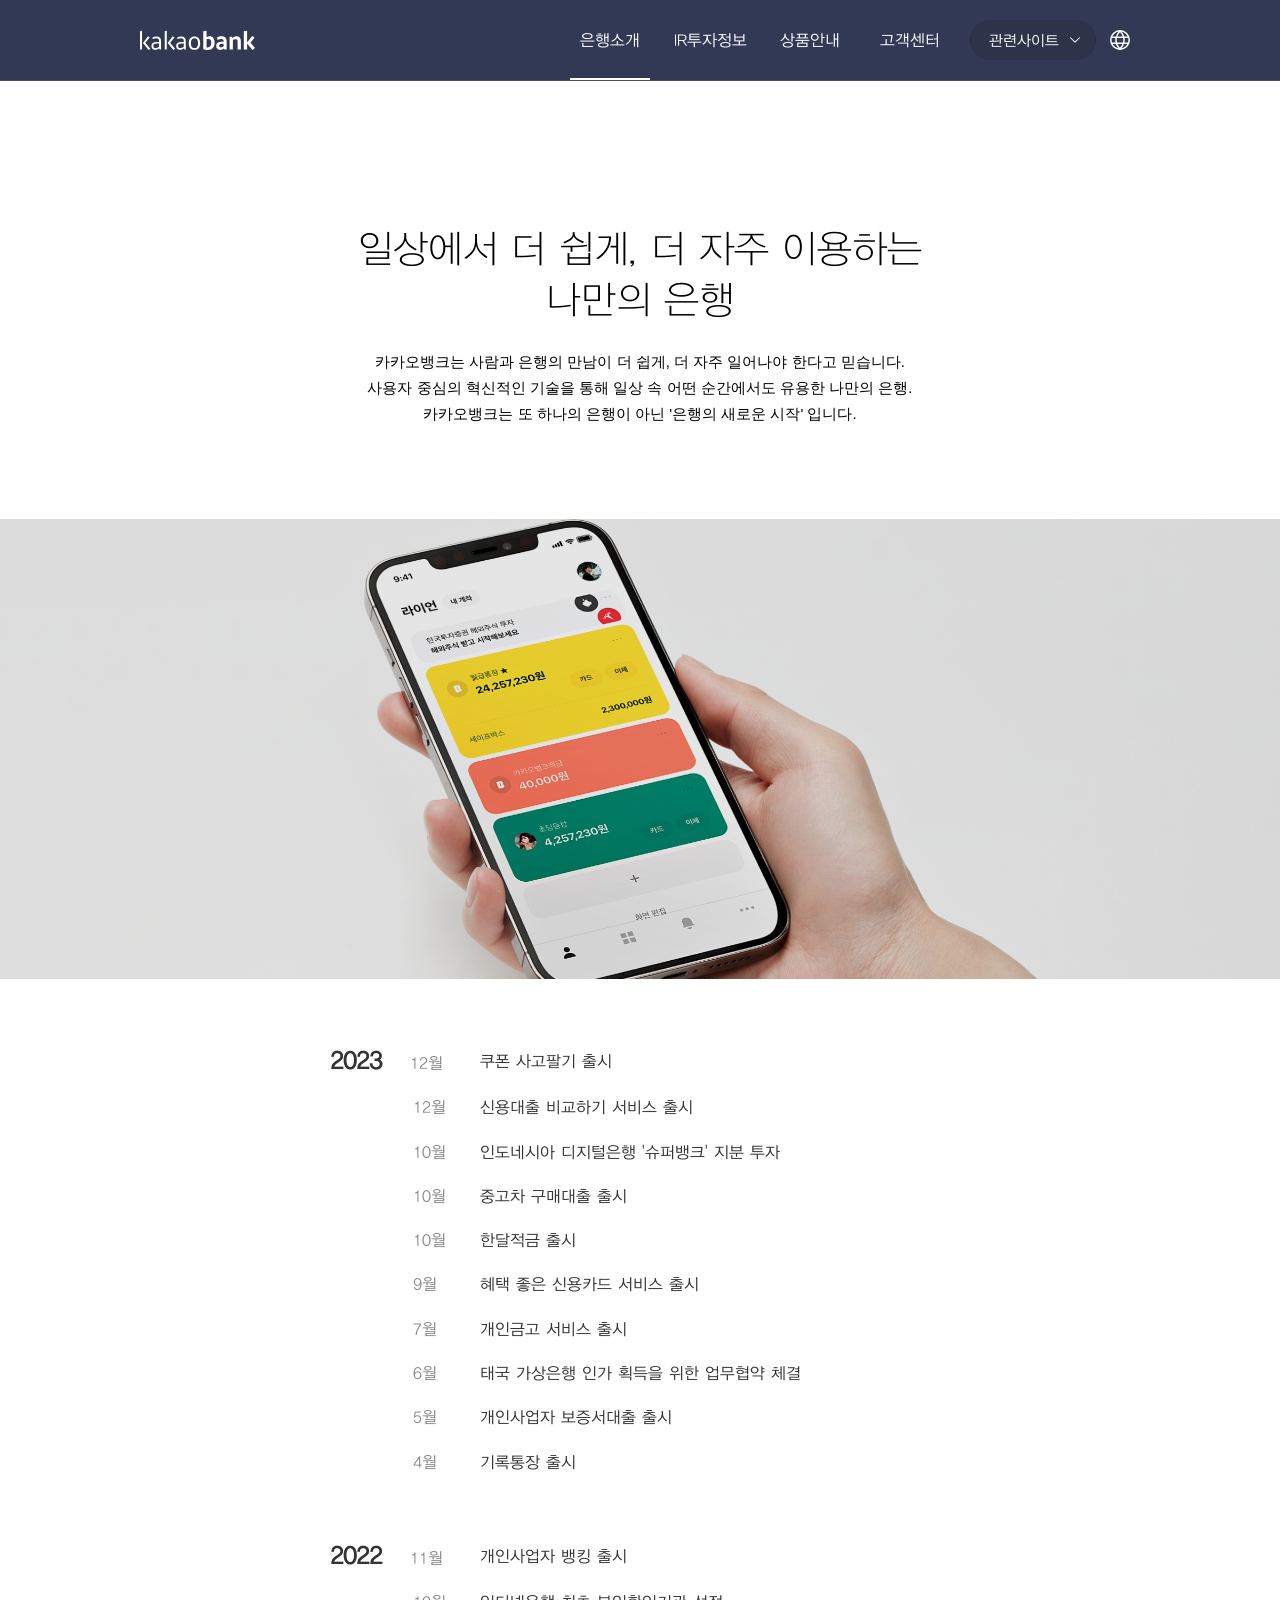
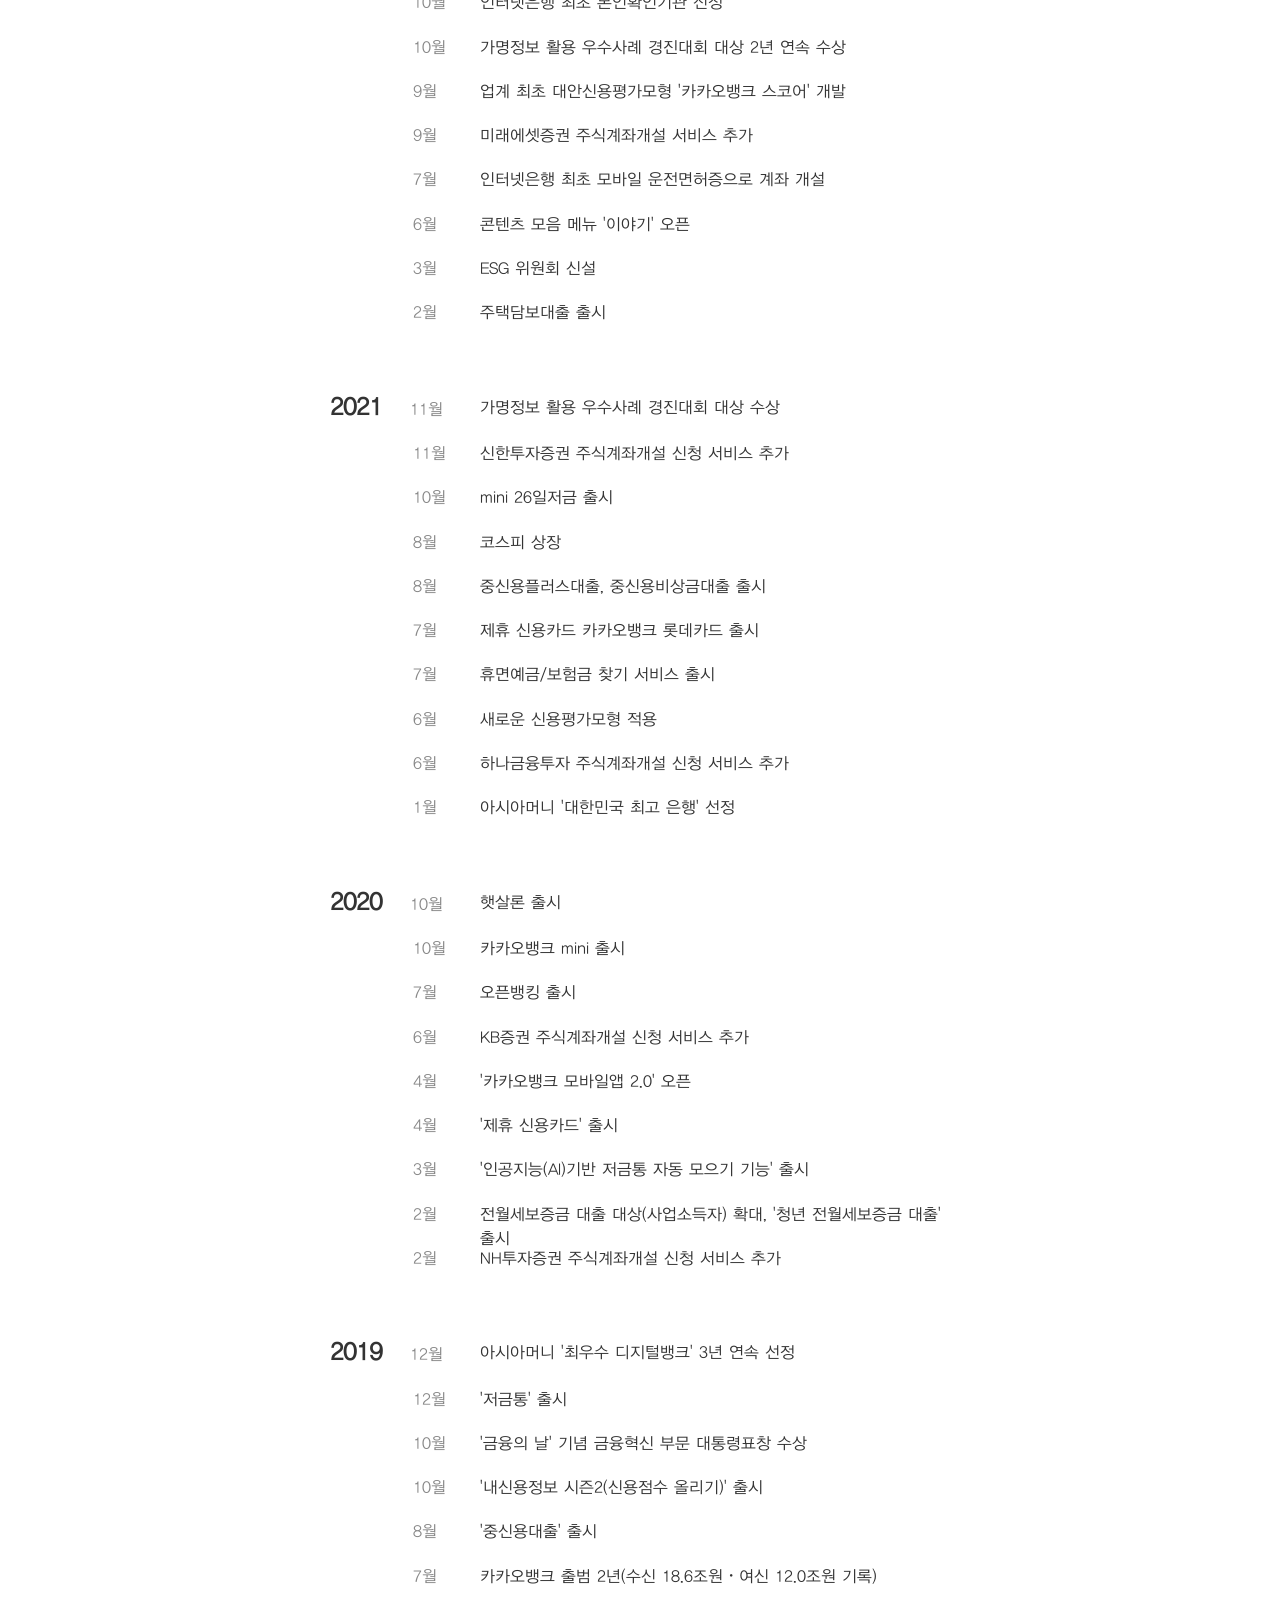
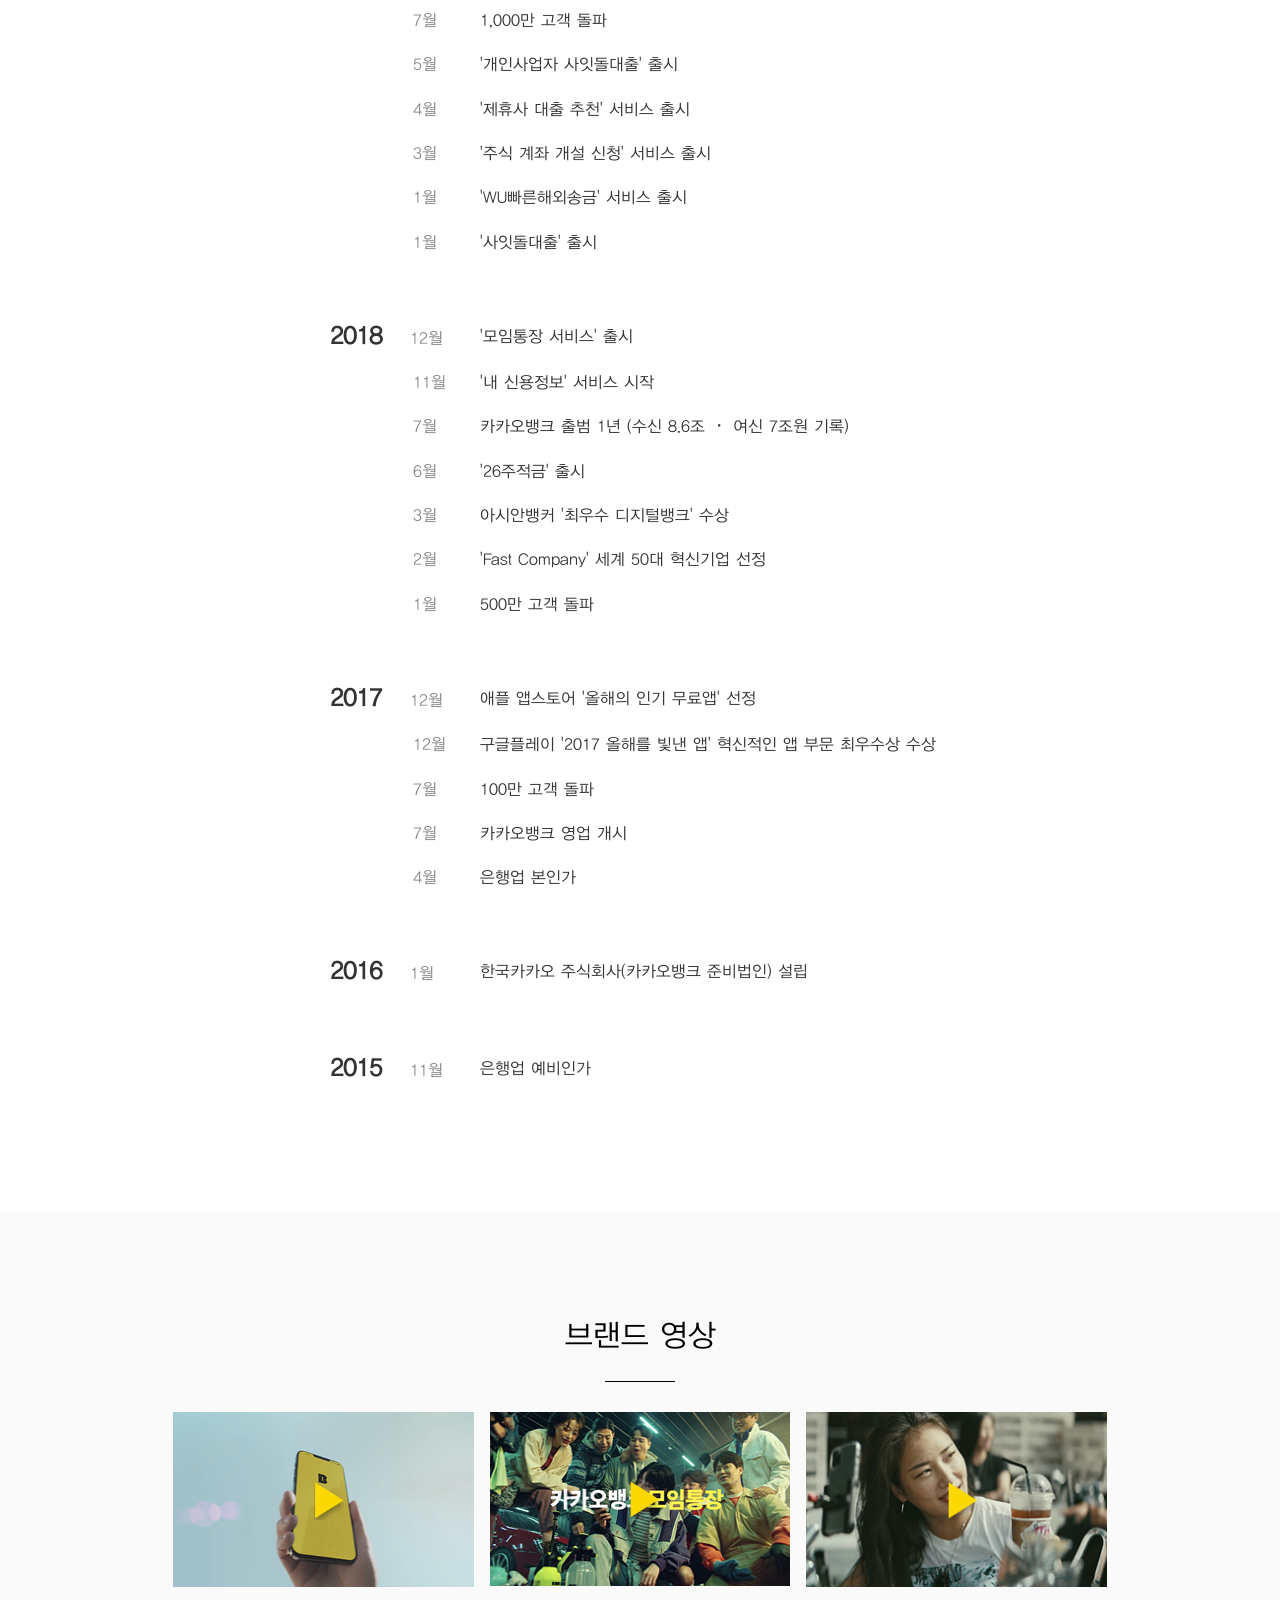
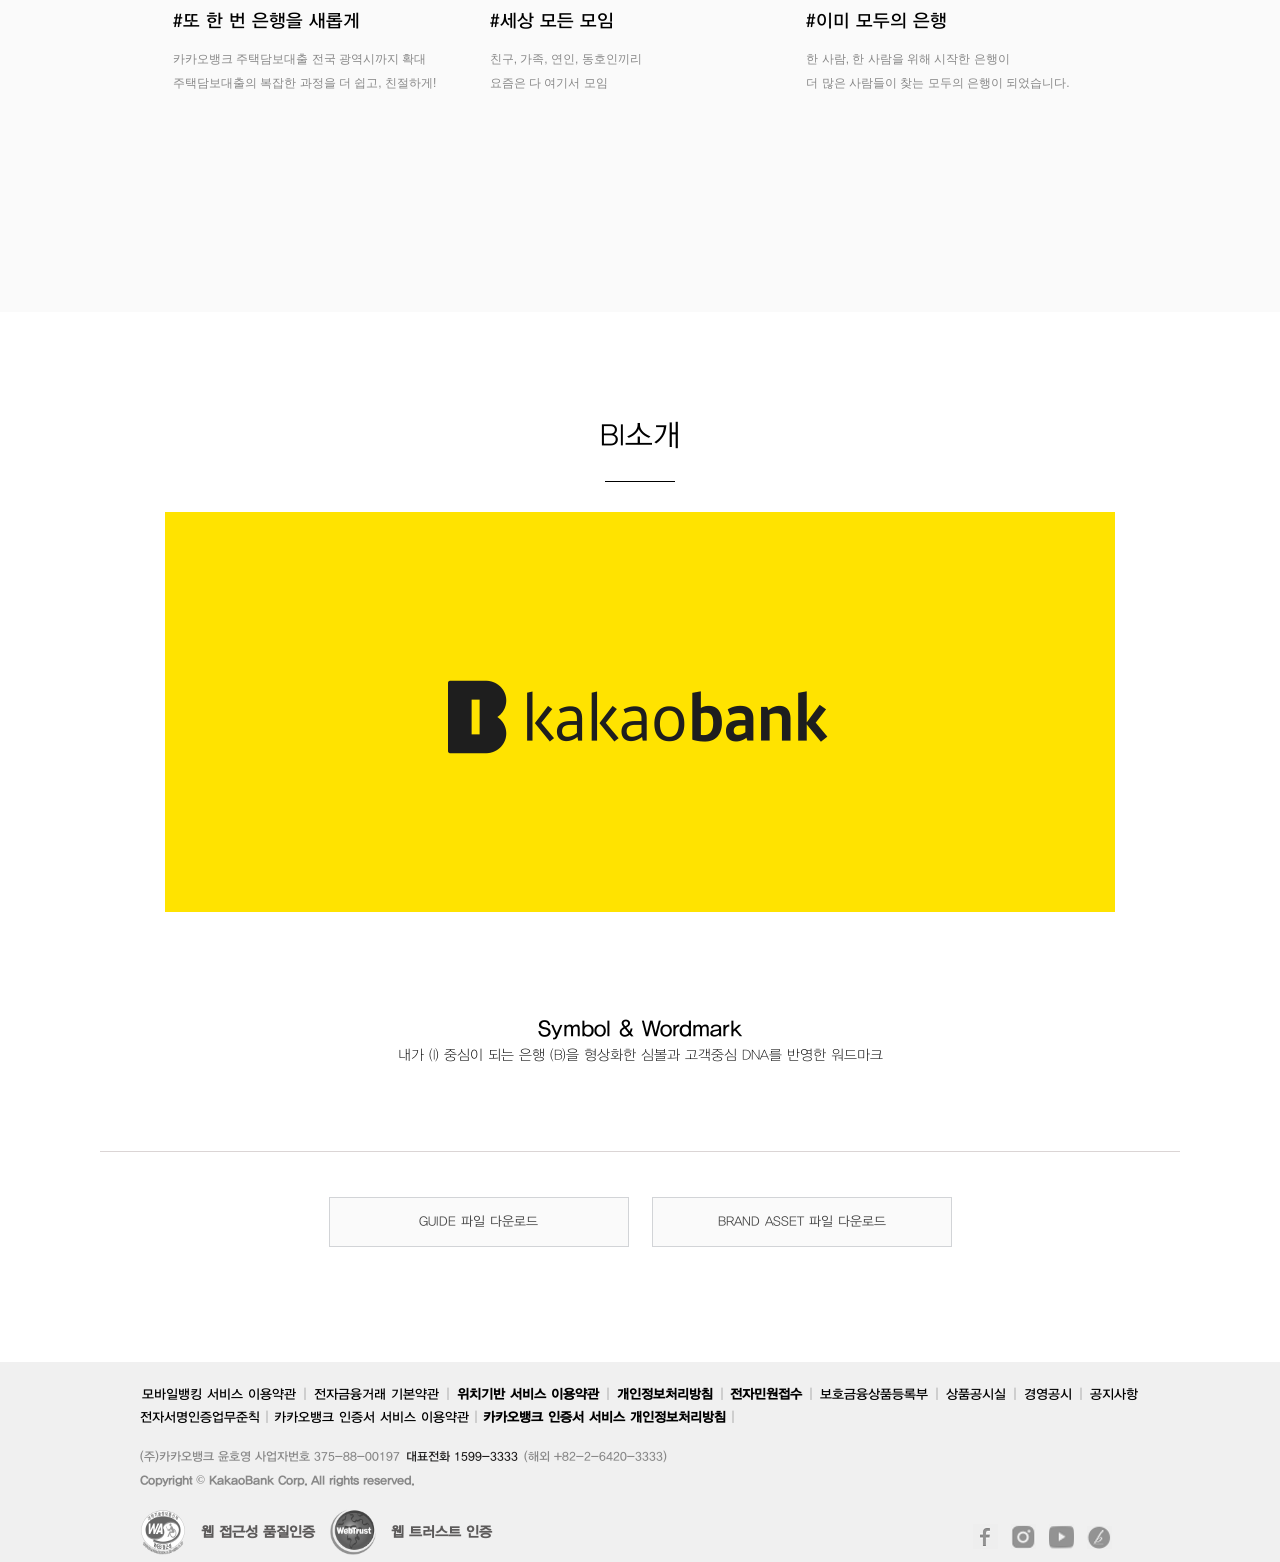
<file: intro.html>
<!DOCTYPE html>
<html lang="en">
  <head>
    <meta charset="UTF-8" />
    <meta name="viewport" content="width=device-width, initial-scale=1.0" />
    <title>브랜드｜카카오뱅크</title>
    <link rel="icon" sizes="256x256" href="img/favicon.gif" />

    <!-- ++ -->
    <link rel="stylesheet" href="css/style.css" />
    <link rel="stylesheet" href="css/intro.css" />
    <script src="js/jquery-3.7.1.min.js"></script>
    <script type="text/javascript" src="js/script.js"></script>
    <script type="text/javascript" src="js/slick.min.js"></script>
    <script type="text/javascript" src="js/intro.js"></script>
  </head>
  <body>
    <!-- 네이게이션 상단 바 -->
    <nav id="header">
      <ul class="nav_item">
        <li class="nav nav_logo"><a href="index.html"></a></li>
        <li class="nav">
          <a id="a_1" href="intro.html">은행소개</a>
          <div class="nav_subs">
            <div class="nav_sub">
              <div class="sub_item">
                <span><a href="#">카카오뱅크</a></span>
                <span><a href="#">브랜드</a></span>
                <span><a href="#">주주사 소개</a></span>
                <span><a href="#">오시는 길</a></span>
                <span><a href="#">제휴문의</a></span>
                <span class="link"><a href="#">금융기술연구소</a></span>
                <span class="link"><a href="#">카카오뱅크 인증서</a></span>
              </div>
              <div class="sub_item">
                <span><a href="#">윤리경영</a></span>
                <span><a href="#">윤리강령</a></span>
                <span><a href="#">임직원행동기준</a></span>
              </div>
              <div class="sub_item">
                <span><a href="#">새소식</a></span>
                <span><a href="#">공지사항</a></span>
                <span><a href="#">입찰공고</a></span>
              </div>
              <div class="sub_item">
                <span class="link"><a href="#">인재영입</a></span>
              </div>
            </div>
          </div>
        </li>
        <li class="nav">
          <a href="#">IR투자정보</a>
          <div class="nav_subs">
            <div class="nav_sub">
              <div class="sub_item">
                <span><a href="#">공시정보</a></span>
                <span><a href="#">전자공시</a></span>
                <span><a href="#">경영공시</a></span>
                <span><a href="#">바질공시</a></span>
                <span><a href="#">지배구조공시</a></span>
                <span><a href="#">기타공시</a></span>
                <span><a href="#">공시규정</a></span>
              </div>
              <div class="sub_item">
                <span><a href="#">경영정보</a></span>
                <span><a href="#">이사회</a></span>
                <span><a href="#">이사회 구성 가이드라인</a></span>
                <span><a href="#">지속가능경영</a></span>
              </div>
              <div class="sub_item">
                <span><a href="#">재무정보</a></span>
                <span><a href="#">재무제표</a></span>
                <span><a href="#">감사보고서</a></span>
                <span><a href="#">영업보고서</a></span>
                <span><a href="#">신용등급</a></span>
              </div>
              <div class="sub_item">
                <span><a href="#">IR자료실</a></span>
                <span><a href="#">실적발표</a></span>
                <span><a href="#">주가정보</a></span>
                <span><a href="#">배당현황</a></span>
                <span><a href="#">기업가치제고계획</a></span>
              </div>
              <div class="sub_item">
                <span><a href="#">IR일정</a></span>
                <span><a href="#">IR행사</a></span>
                <span class="link"><a href="#">IR미팅예약</a></span>
                <span><a href="#">주주총회</a></span>
              </div>
              <div class="sub_item">
                <span><a href="#">공고</a></span>
              </div>
            </div>
          </div>
        </li>
        <li class="nav">
          <a href="product.html">상품안내</a>
          <div class="nav_subs">
            <div class="nav_sub">
              <div class="sub_item">
                <span><a href="#">통장/저축</a></span>
                <span><a href="#">입출금통장</a></span>
                <span><a href="#">모임통장</a></span>
                <span><a href="#">기록통장</a></span>
                <span><a href="#">세이프박스</a></span>
                <span><a href="#">저금통</a></span>
                <span><a href="#">정기예금</a></span>
                <span><a href="#">자유적금</a></span>
                <span><a href="#">26주적금</a></span>
                <span><a href="#">한달적금</a></span>
              </div>
              <div class="sub_item">
                <span><a href="#">대출</a></span>
                <span><a href="#">비상금대출</a></span>
                <span><a href="#">마이너스 통장대출</a></span>
                <span><a href="#">신용대출</a></span>
                <span><a href="#">중고차 구매대출</a></span>
                <span><a href="#">전월세보증금 대출</a></span>
                <span><a href="#">전월세보증금 대출 갈아타기</a></span>
                <span><a href="#">주택담보대출</a></span>
                <span><a href="#">주택담보대출 갈아타기</a></span>
                <span><a href="#">신용대출 비교하기</a></span>
                <span><a href="#">신용대출 갈아타기</a></span>
                <span><a href="#">내 신용정보</a></span>
              </div>
              <div class="sub_item">
                <span><a href="#">투자/외환</a></span>
                <span><a href="#">펀드</a></span>
                <span><a href="#">증권사 주식계좌</a></span>
                <span><a href="#">달러박스</a></span>
                <span><a href="#">해외송금 보내기</a></span>
                <span><a href="#">해외송금 받기</a></span>
              </div>
              <div class="sub_item">
                <span><a href="#">카드</a></span>
                <span><a href="#">프렌즈 체크카드</a></span>
                <span><a href="#">모임 체크카드</a></span>
                <span><a href="#">제휴 신용카드</a></span>
                <span><a href="#">혜택 좋은 신용카드</a></span>
              </div>
              <div class="sub_item">
                <span><a href="#">사업자</a></span>
                <span><a href="#">개인사업자통장</a></span>
                <span><a href="#">부가세박스</a></span>
                <span><a href="#">개인사업자 신용대출</a></span>
                <span><a href="#">개인사업자 보증서대출</a></span>
                <span><a href="#">개인사업자 체크카드</a></span>
                <span><a href="#">내 사업장 신용정보</a></span>
                <span><a href="#">사업자 인증서</a></span>
              </div>
              <div class="sub_item">
                <span><a href="#">mini</a></span>
                <span><a href="#">카카오뱅크 mini</a></span>
                <span><a href="#">mini카드</a></span>
                <span><a href="#">mini 26일적금</a></span>
              </div>
            </div>
          </div>
        </li>
        <li class="nav">
          <a href="help.html">고객센터</a>
          <div class="nav_subs">
            <div class="nav_sub">
              <div class="sub_item">
                <span><a href="#">이용안내</a></span>
                <span><a href="#">자주 묻는 질문</a></span>
                <span><a href="#">이용시간 안내</a></span>
                <span><a href="#">ATM 이용안내</a></span>
                <span><a href="#">ATM 이용안내 (달러박스)</a></span>
                <span><a href="#">금리안내</a></span>
                <span><a href="#">금리인하요구권 안내</a></span>
                <span><a href="#">수수료안내</a></span>
                <span><a href="#">상담안내</a></span>
                <span><a href="#">채무자보호안내</a></span>
                <span><a href="#">채무조정안내</a></span>
              </div>
              <div class="sub_item">
                <span><a href="#">상담하기</a></span>
                <span><a href="#">고객의 소리</a></span>
                <span><a href="#">1:1 문의</a></span>
              </div>
              <div class="sub_item">
                <span><a href="#">소비자보호</a></span>
                <span><a href="#">소비자보호체계</a></span>
                <span><a href="#">소비자보호 우수사례</a></span>
                <span><a href="#">전자민원</a></span>
                <span><a href="#">소비자보호공시</a></span>
                <span><a href="#">민원사무편람</a></span>
                <span><a href="#">금융정보</a></span>
                <span><a href="#">보안취약점 신고 안내</a></span>
                <span><a href="#">판매대리·중개업자 증서</a></span>
                <span><a href="#">비대면 금융사고 책임담보안내</a></span>
              </div>
              <div class="sub_item">
                <span><a href="#">금융사기대응</a></span>
                <span><a href="#">금융사기예방</a></span>
                <span><a href="#">피해대처방법</a></span>
                <span><a href="#">피해신고관련서식</a></span>
                <span><a href="#">카카오뱅크 사칭제보</a></span>
                <span><a href="#">불법도박 이용계좌 신고</a></span>
              </div>
              <div class="sub_item">
                <span><a href="#">증명서</a></span>
                <span><a href="#">나의 증명서 발급내역</a></span>
                <span><a href="#">증명서 진위 확인</a></span>
              </div>
              <div class="sub_item">
                <span><a href="#">약관 · 서식</a></span>
                <span><a href="#">약관</a></span>
                <span><a href="#">서식</a></span>
                <span><a href="#">상품설명서</a></span>
                <span><a href="#">상품공시</a></span>
                <span><a href="#">펀드공시</a></span>
              </div>
            </div>
          </div>
        </li>
        <li class="nav nav_site">
          <button id="drop_btn" class="dropdown_btn">관련사이트</button>
          <div id="drop_menu" class="nav_dropdown">
            <ul>
              <li>
                <a href="#">
                  <span>카카오뱅크 AD</span>
                </a>
              </li>

              <li>
                <a href="#">
                  <span>카카오뱅크 인증서</span>
                </a>
              </li>

              <li>
                <a href="#">
                  <span>금융기술연구소</span>
                </a>
              </li>

              <li>
                <a href="#">
                  <span>기술블로그</span>
                </a>
              </li>
            </ul>
          </div>
        </li>
        <li class="nav_global"><a href="#"></a></li>
      </ul>
    </nav>

    <div id="div_blank01"></div>

    <!-- 소개 제목 & 내용 -->
    <div id="div_title">
      <p class="title_intro1">일상에서 더 쉽게, 더 자주 이용하는<br />나만의 은행</p>
      <p class="title_intro2">
        카카오뱅크는 사람과 은행의 만남이 더 쉽게, 더 자주 일어나야 한다고 믿습니다.<br />
        사용자 중심의 혁신적인 기술을 통해 일상 속 어떤 순간에서도 유용한 나만의 은행.<br />
        카카오뱅크는 또 하나의 은행이 아닌 '은행의 새로운 시작' 입니다.
      </p>
    </div>

    <!-- 이미지 영역 -->
    <div id="div_image">
      <div id="div_image_wrap">
        <img id="image_bg" src="img/intro/kakaoimg0001.png" />
      </div>
    </div>

    <!-- 연혁 -->
    <div id="div_history">
      <div id="history0" class="historyrow"><ul id="historylist0" class="historylist"></ul></div>
      <div id="history1" class="historyrow"><ul id="historylist1" class="historylist"></ul></div>
      <div id="history2" class="historyrow"><ul id="historylist2" class="historylist"></ul></div>
      <div id="history3" class="historyrow"><ul id="historylist3" class="historylist"></ul></div>
      <div id="history4" class="historyrow"><ul id="historylist4" class="historylist"></ul></div>
      <div id="history5" class="historyrow"><ul id="historylist5" class="historylist"></ul></div>
      <div id="history6" class="historyrow"><ul id="historylist6" class="historylist"></ul></div>
      <div id="history7" class="historyrow"><ul id="historylist7" class="historylist"></ul></div>
      <div id="history8" class="historyrow"><ul id="historylist8" class="historylist"></ul></div>
    </div>

    <!-- 브랜드 동영상 -->
    <div id="div_brandvideo">
      <h4 class="title_brandvideo">브랜드 영상</h4>
      <div id="div_brandvideowrap">
        <div class="div_row1video" id="brand_video1">
          <a href="javascript:;" id="video_anchor1">
            <img src="img/intro/kakaoimg0003.png" alt="카카오 브랜드 동영상1" class="thumbnail" />
          </a>
          <p>#또 한 번 은행을 새롭게</p>
          <span>카카오뱅크 주택담보대출 전국 광역시까지 확대</span><br />
          <span>주택담보대출의 복잡한 과정을 더 쉽고, 친절하게!</span>
        </div>
        <div class="div_row1video" id="brand_video2">
          <a href="javascript:;" id="video_anchor2">
            <img src="img/intro/kakaoimg0004.png" alt="카카오 브랜드 동영상2" class="thumbnail" />
          </a>
          <p>#세상 모든 모임</p>
          <span>친구, 가족, 연인, 동호인끼리</span><br />
          <span>요즘은 다 여기서 모임</span>
        </div>
        <div class="div_row1video" id="brand_video3">
          <a href="javascript:;" id="video_anchor3">
            <img src="img/intro/kakaoimg0005.png" alt="카카오 브랜드 동영상3" class="thumbnail" />
          </a>
          <p>#이미 모두의 은행</p>
          <span>한 사람, 한 사람을 위해 시작한 은행이</span><br />
          <span>더 많은 사람들이 찾는 모두의 은행이 되었습니다.</span>
        </div>
        <div class="div_row2text" id="brand_text1"></div>
      </div>
    </div>

    <!-- BI 소개 -->
    <div id="div_brand">
      <h4 class="title_brand">BI소개</h4>
      <div id="brandimage_container">
        <img src="img/intro/kakaoimg0007.png" />
      </div>
      <div class="div_brand_p">
        <p id="p_bi1">Symbol & Wordmark</p>
        <p id="p_bi2">내가 (I) 중심이 되는 은행 (B)을 형상화한 심볼과 고객중심 DNA를 반영한 워드마크</p>
      </div>
      <div class="div_brand_download">
        <button id="btn_download1">GUIDE 파일 다운로드</button>
        <button id="btn_download2">BRAND ASSET 파일 다운로드</button>
      </div>
    </div>
    <!-- footer -->
    <div class="footer">
      <div class="footerdiv2">
        <a href="#" target="_blank"><span class="footerspantype_1">모바일뱅킹 서비스 이용약관</span></a>
        <a href="#" class="anchor_no"><span class="footerspantype_2">｜</span></a>
        <a href="#" target="_blank"><span class="footerspantype_1">전자금융거래 기본약관</span></a>
        <a href="#" class="anchor_no"><span class="footerspantype_2">｜</span></a>
        <a href="#" target="_blank"><span class="footerspantype_1 footerbold">위치기반 서비스 이용약관</span></a>
        <a href="#" class="anchor_no"><span class="footerspantype_2">｜</span></a>
        <a href="#" target="_blank"><span class="footerspantype_1 footerbold">개인정보처리방침</span></a>
        <a href="#" class="anchor_no"><span class="footerspantype_2">｜</span></a>
        <a href="#" target="_blank"><span class="footerspantype_1 footerbold">전자민원접수</span></a>
        <a href="#" class="anchor_no"><span class="footerspantype_2">｜</span></a>
        <a href="#" target="_blank"><span class="footerspantype_1">보호금융상품등록부</span></a>
        <a href="#" class="anchor_no"><span class="footerspantype_2">｜</span></a>
        <a href="#" target="_blank"><span class="footerspantype_1">상품공시실</span></a>
        <a href="#" class="anchor_no"><span class="footerspantype_2">｜</span></a>
        <a href="#" target="_blank"><span class="footerspantype_1">경영공시</span></a>
        <a href="#" class="anchor_no"><span class="footerspantype_2">｜</span></a>
        <a href="#" target="_blank"><span class="footerspantype_1">공지사항</span></a>
      </div>
      <div class="footerdiv3">
        <a href="#" target="_blank"><span class="footerspantype_1"> 전자서명인증업무준칙</span></a>
        <a href="#" class="anchor_no"><span class="footerspantype_2">｜</span></a>
        <a href="#" target="_blank"><span class="footerspantype_1"> 카카오뱅크 인증서 서비스 이용약관</span></a>
        <a href="#" class="anchor_no"><span class="footerspantype_2">｜</span></a>
        <a href="#" target="_blank"><span class="footerspantype_1 footerbold">카카오뱅크 인증서 서비스 개인정보처리방침</span></a>
        <a href="#" class="anchor_no"><span class="footerspantype_2">｜</span></a>
      </div>
      <div class="footerdiv4">
        <span>(주)카카오뱅크 윤호영 사업자번호 375-88-00197</span>
        <span class="footerbold">대표전화 1599-3333</span>
        <span>(해외 +82-2-6420-3333)</span>
      </div>
      <div class="footerdiv5">
        <span>Copyright © KakaoBank Corp. All rights reserved.</span>
      </div>
      <div class="footerdiv6">
        <img src="img/webaccessibility.png" alt="WEB접근성" id="footerimg1" />
        <span>웹 접근성 품질인증</span>
        <img src="img/web_trust_seal.png" alt="웹신뢰성" id="footerimg2" />
        <span>웹 트러스트 인증</span>
        <div class="footerdiv7">
          <a href="#" target="_blank"><img src="img/footerimg01.png" alt="footer페이스북" /></a>
          <a href="#" target="_blank"><img src="img/footerimg02.png" alt="footer인스타" /></a>
          <a href="#" target="_blank"><img src="img/footerimg03.png" alt="footer유튜브" /></a>
          <a href="#" target="_blank"><img src="img/footerimg04.png" alt="footer브런치" /></a>
        </div>
      </div>
    </div>
  </body>
</html>
</file>
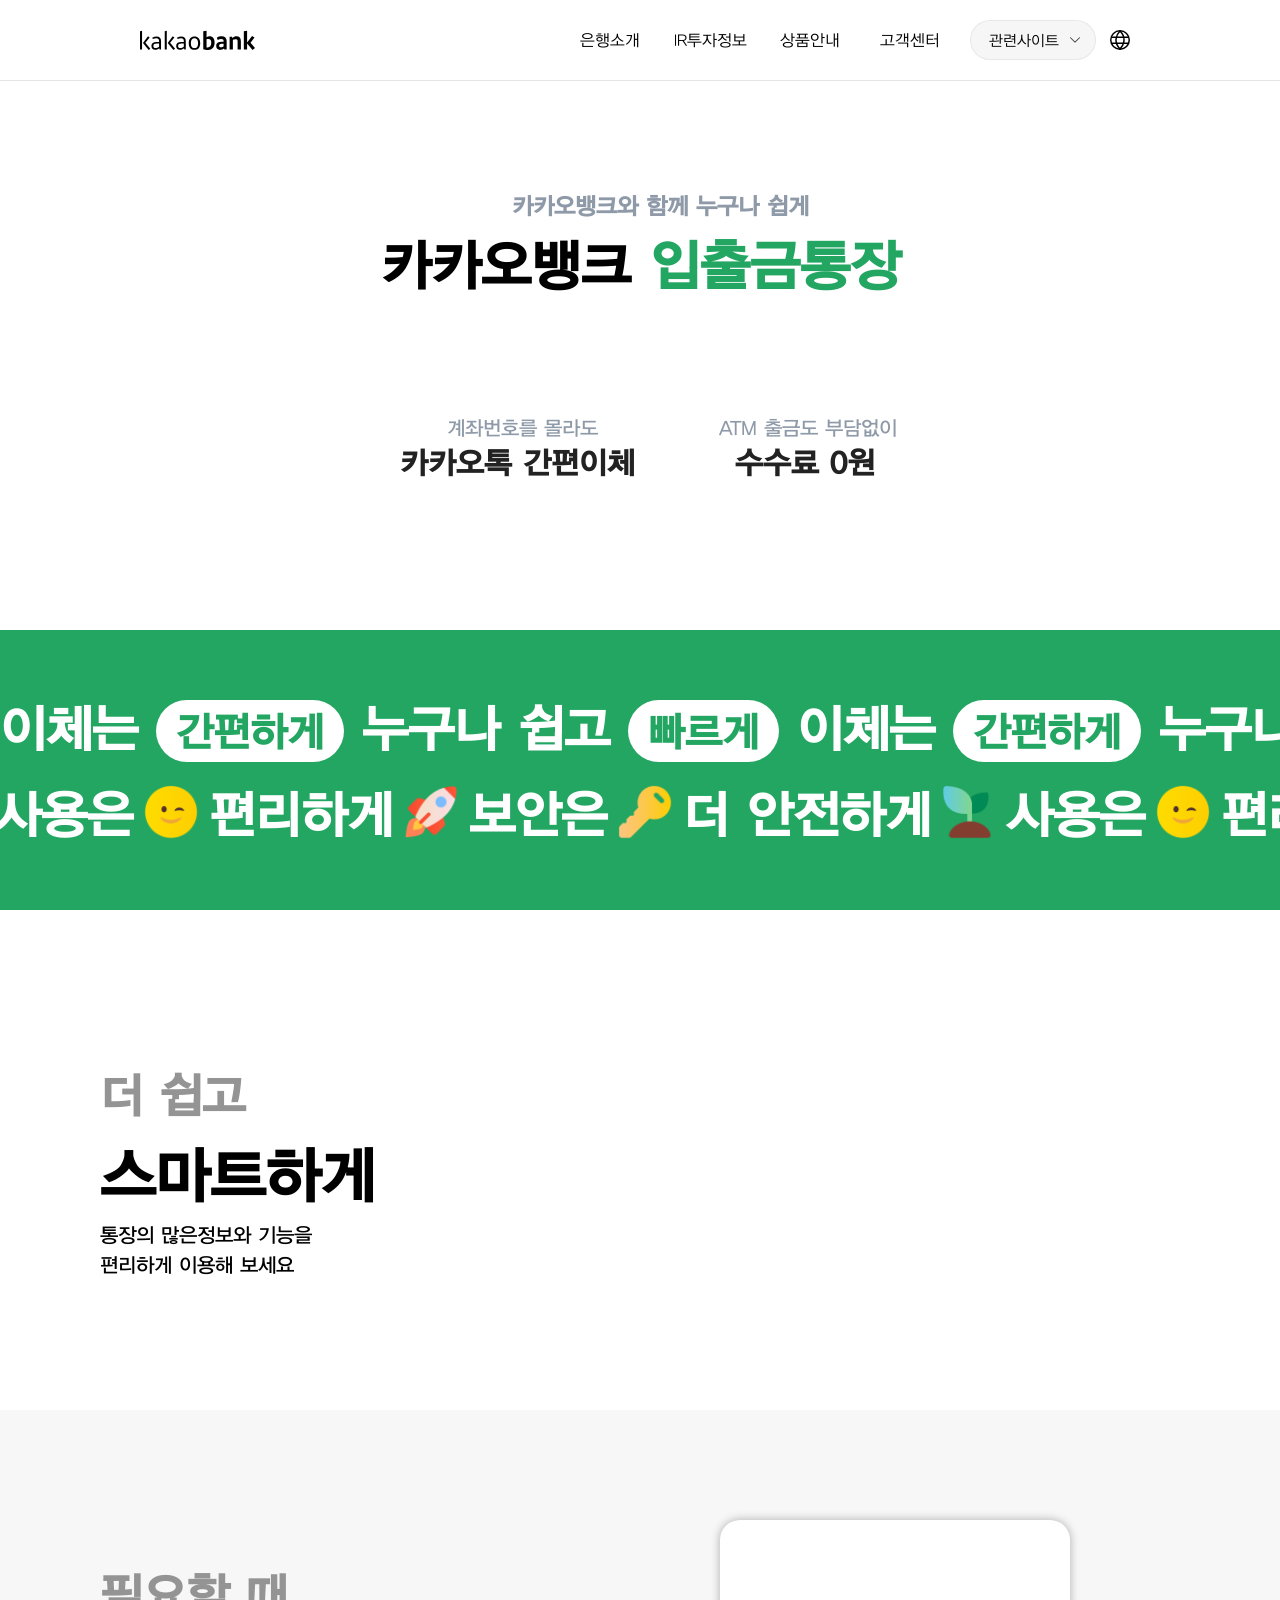
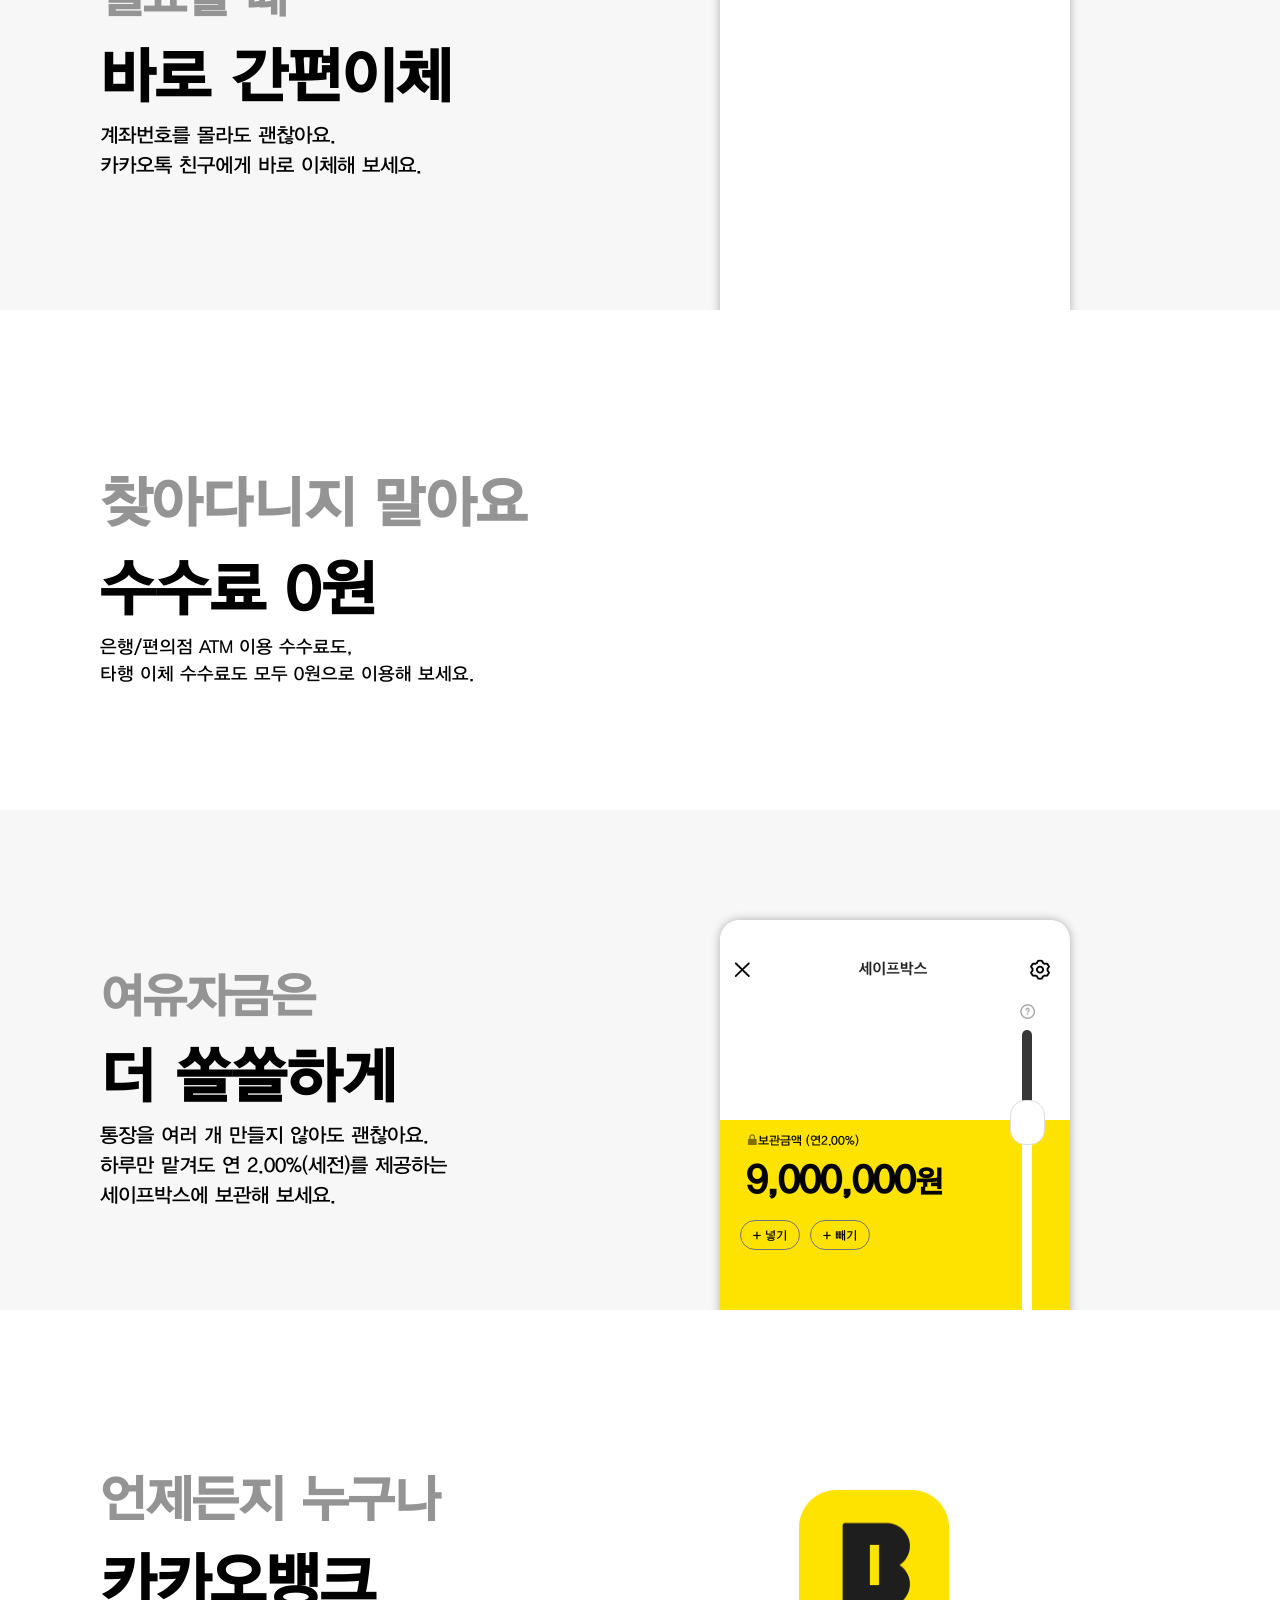
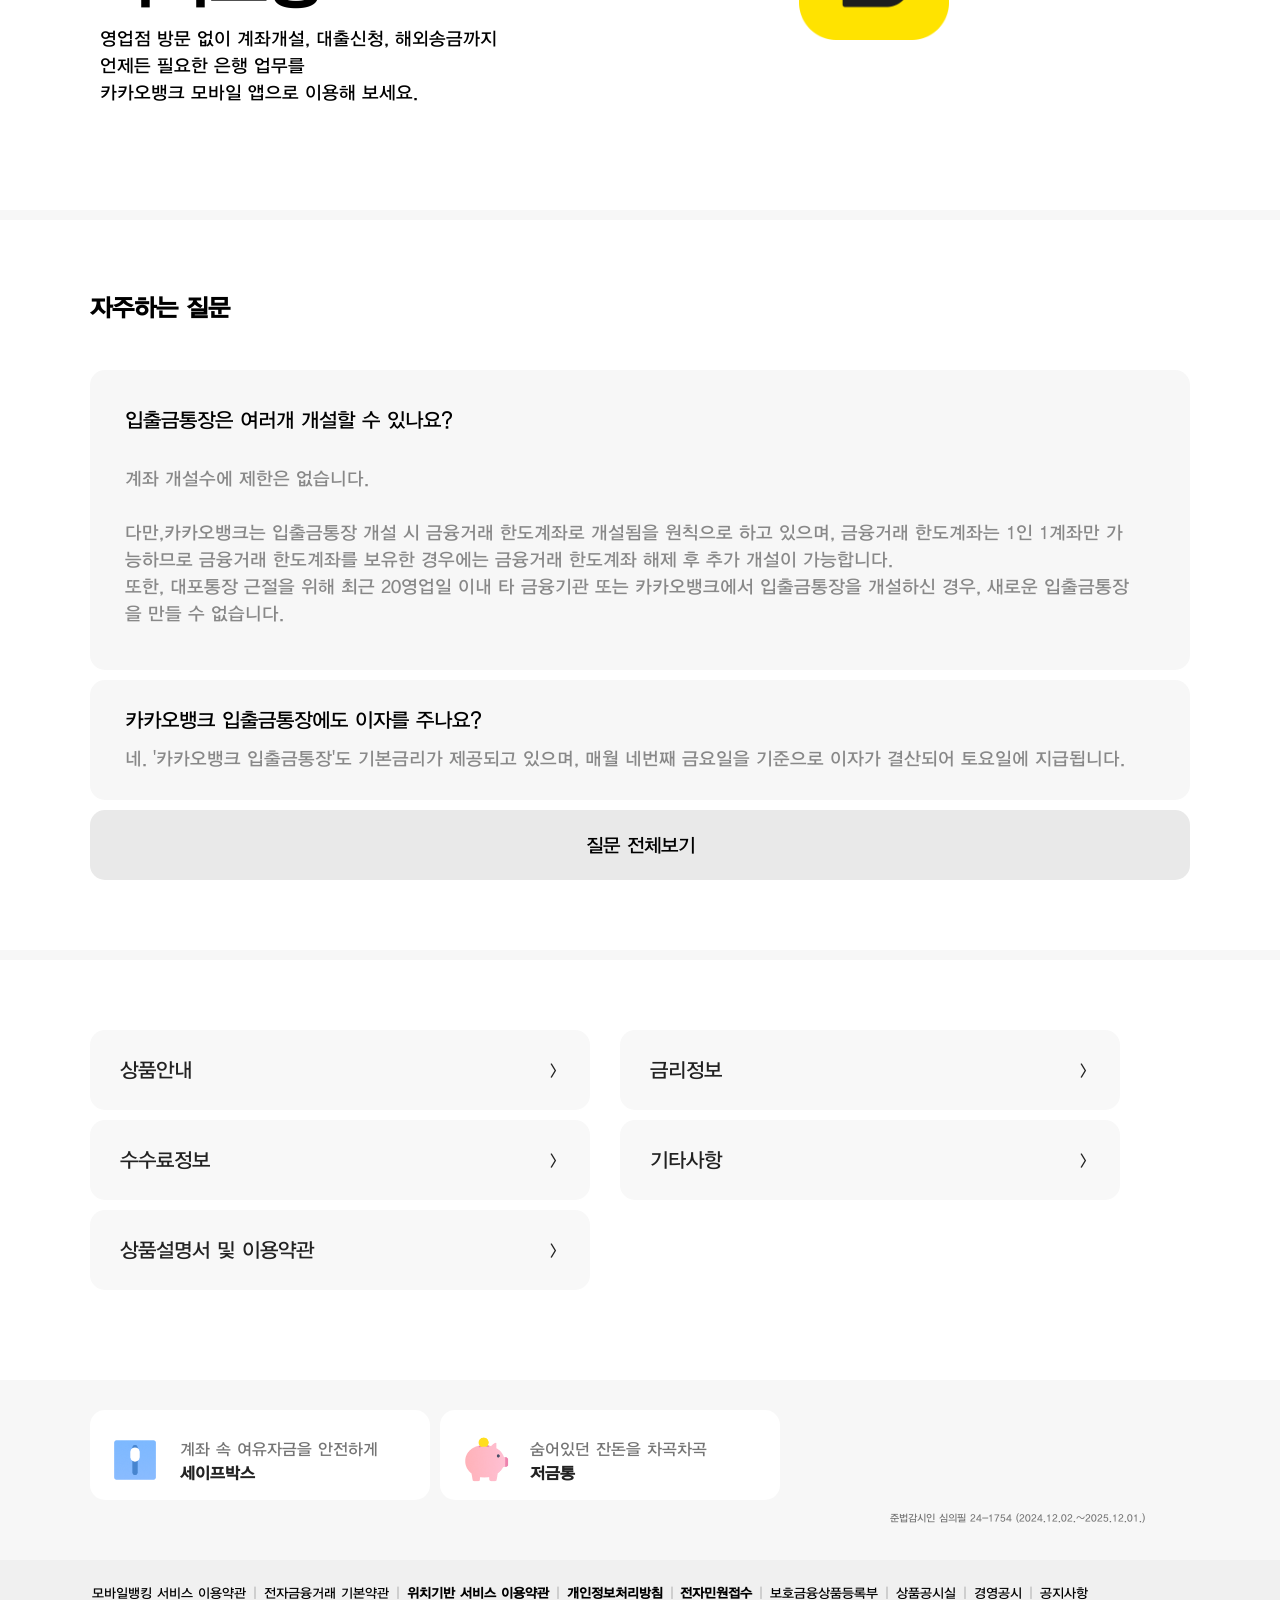
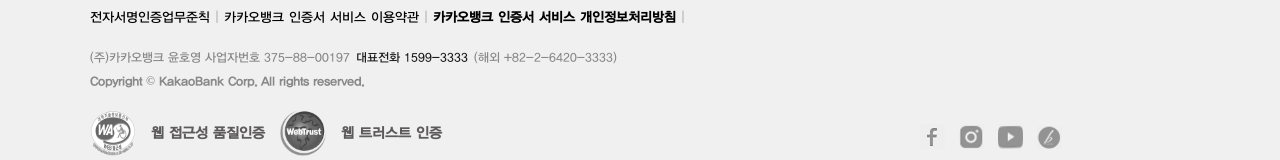
<file: product.html>
<!DOCTYPE html>
<html lang="en">

<head>
  <meta charset="UTF-8">
  <meta name="viewport" content="width=device-width, initial-scale=1.0">
  <title>입출금통장 | 카카오뱅크</title>
  <link href="css/animate.min.css" rel="stylesheet" />
  <link rel="icon" sizes="256x256" href="img/favicon.gif">
  <link rel="stylesheet" href="css/style.css">
  <link rel="stylesheet" href="css/product.css">
  <script type="text/javascript" src="js/jquery-3.7.1.min.js"></script>
  <script type="text/javascript" src="js/script.js"></script>
  <script type="text/javascript" src="js/product.js"></script>

</head>

<body class="product-page">
  <!-- 네이게이션 상단 바 -->
  <nav id="header">
    <ul class="nav_item">
      <!--  -->
      <li class="nav nav_logo"><a href="index.html"></a></li>
      <li class="nav ">
        <a href="intro.html">은행소개</a>
        <div class="nav_subs">
          <div class="nav_sub">
            <div class="sub_item">
              <span><a href="#">카카오뱅크</a></span>
              <span><a href="#">브랜드</a></span>
              <span><a href="#">주주사 소개</a></span>
              <span><a href="#">오시는 길</a></span>
              <span><a href="#">제휴문의</a></span>
              <span class="link"><a href="#">금융기술연구소</a></span>
              <span class="link"><a href="#">카카오뱅크 인증서</a></span>
            </div>
            <div class="sub_item">
              <span><a href="#">윤리경영</a></span>
              <span><a href="#">윤리강령</a></span>
              <span><a href="#">임직원행동기준</a></span>
            </div>
            <div class="sub_item">
              <span><a href="#">새소식</a></span>
              <span><a href="#">공지사항</a></span>
              <span><a href="#">입찰공고</a></span>
            </div>
            <div class="sub_item">
              <span class="link"><a href="#">인재영입</a></span>
            </div>
          </div>
        </div>
      </li>
      <li class="nav ">
        <a href="#">IR투자정보</a>
        <div class="nav_subs">
          <div class="nav_sub">
            <div class="sub_item">
              <span><a href="#">공시정보</a></span>
              <span><a href="#">전자공시</a></span>
              <span><a href="#">경영공시</a></span>
              <span><a href="#">바질공시</a></span>
              <span><a href="#">지배구조공시</a></span>
              <span><a href="#">기타공시</a></span>
              <span><a href="#">공시규정</a></span>
            </div>
            <div class="sub_item">
              <span><a href="#">경영정보</a></span>
              <span><a href="#">이사회</a></span>
              <span><a href="#">이사회 구성 가이드라인</a></span>
              <span><a href="#">지속가능경영</a></span>
            </div>
            <div class="sub_item">
              <span><a href="#">재무정보</a></span>
              <span><a href="#">재무제표</a></span>
              <span><a href="#">감사보고서</a></span>
              <span><a href="#">영업보고서</a></span>
              <span><a href="#">신용등급</a></span>
            </div>
            <div class="sub_item">
              <span><a href="#">IR자료실</a></span>
              <span><a href="#">실적발표</a></span>
              <span><a href="#">주가정보</a></span>
              <span><a href="#">배당현황</a></span>
              <span><a href="#">기업가치제고계획</a></span>
            </div>
            <div class="sub_item">
              <span><a href="#">IR일정</a></span>
              <span><a href="#">IR행사</a></span>
              <span class="link"><a href="#">IR미팅예약</a></span>
              <span><a href="#">주주총회</a></span>
            </div>
            <div class="sub_item">
              <span><a href="#">공고</a></span>
            </div>
          </div>
        </div>
      </li>
      <li class="nav ">
        <a href="product.html">상품안내</a>
        <div class="nav_subs">
          <div class="nav_sub">
            <div class="sub_item">
              <span><a href="#">통장/저축</a></span>
              <span><a href="#">입출금통장</a></span>
              <span><a href="#">모임통장</a></span>
              <span><a href="#">기록통장</a></span>
              <span><a href="#">세이프박스</a></span>
              <span><a href="#">저금통</a></span>
              <span><a href="#">정기예금</a></span>
              <span><a href="#">자유적금</a></span>
              <span><a href="#">26주적금</a></span>
              <span><a href="#">한달적금</a></span>
            </div>
            <div class="sub_item">
              <span><a href="#">대출</a></span>
              <span><a href="#">비상금대출</a></span>
              <span><a href="#">마이너스 통장대출</a></span>
              <span><a href="#">신용대출</a></span>
              <span><a href="#">중고차 구매대출</a></span>
              <span><a href="#">전월세보증금 대출</a></span>
              <span><a href="#">전월세보증금 대출 갈아타기</a></span>
              <span><a href="#">주택담보대출</a></span>
              <span><a href="#">주택담보대출 갈아타기</a></span>
              <span><a href="#">신용대출 비교하기</a></span>
              <span><a href="#">신용대출 갈아타기</a></span>
              <span><a href="#">내 신용정보</a></span>
            </div>
            <div class="sub_item">
              <span><a href="#">투자/외환</a></span>
              <span><a href="#">펀드</a></span>
              <span><a href="#">증권사 주식계좌</a></span>
              <span><a href="#">달러박스</a></span>
              <span><a href="#">해외송금 보내기</a></span>
              <span><a href="#">해외송금 받기</a></span>
            </div>
            <div class="sub_item">
              <span><a href="#">카드</a></span>
              <span><a href="#">프렌즈 체크카드</a></span>
              <span><a href="#">모임 체크카드</a></span>
              <span><a href="#">제휴 신용카드</a></span>
              <span><a href="#">혜택 좋은 신용카드</a></span>
            </div>
            <div class="sub_item">
              <span><a href="#">사업자</a></span>
              <span><a href="#">개인사업자통장</a></span>
              <span><a href="#">부가세박스</a></span>
              <span><a href="#">개인사업자 신용대출</a></span>
              <span><a href="#">개인사업자 보증서대출</a></span>
              <span><a href="#">개인사업자 체크카드</a></span>
              <span><a href="#">내 사업장 신용정보</a></span>
              <span><a href="#">사업자 인증서</a></span>
            </div>
            <div class="sub_item">
              <span><a href="#">mini</a></span>
              <span><a href="#">카카오뱅크 mini</a></span>
              <span><a href="#">mini카드</a></span>
              <span><a href="#">mini 26일적금</a></span>
            </div>
          </div>
        </div>
      </li>
      <li class="nav ">
        <a href="help.html">고객센터</a>
        <div class="nav_subs">
          <div class="nav_sub">
            <div class="sub_item">
              <span><a href="#">이용안내</a></span>
              <span><a href="#">자주 묻는 질문</a></span>
              <span><a href="#">이용시간 안내</a></span>
              <span><a href="#">ATM 이용안내</a></span>
              <span><a href="#">ATM 이용안내 (달러박스)</a></span>
              <span><a href="#">금리안내</a></span>
              <span><a href="#">금리인하요구권 안내</a></span>
              <span><a href="#">수수료안내</a></span>
              <span><a href="#">상담안내</a></span>
              <span><a href="#">채무자보호안내</a></span>
              <span><a href="#">채무조정안내</a></span>
            </div>
            <div class="sub_item">
              <span><a href="#">상담하기</a></span>
              <span><a href="#">고객의 소리</a></span>
              <span><a href="#">1:1 문의</a></span>
            </div>
            <div class="sub_item">
              <span><a href="#">소비자보호</a></span>
              <span><a href="#">소비자보호체계</a></span>
              <span><a href="#">소비자보호 우수사례</a></span>
              <span><a href="#">전자민원</a></span>
              <span><a href="#">소비자보호공시</a></span>
              <span><a href="#">민원사무편람</a></span>
              <span><a href="#">금융정보</a></span>
              <span><a href="#">보안취약점 신고 안내</a></span>
              <span><a href="#">판매대리·중개업자 증서</a></span>
              <span><a href="#">비대면 금융사고 책임담보안내</a></span>
            </div>
            <div class="sub_item">
              <span><a href="#">금융사기대응</a></span>
              <span><a href="#">금융사기예방</a></span>
              <span><a href="#">피해대처방법</a></span>
              <span><a href="#">피해신고관련서식</a></span>
              <span><a href="#">카카오뱅크 사칭제보</a></span>
              <span><a href="#">불법도박 이용계좌 신고</a></span>
            </div>
            <div class="sub_item">
              <span><a href="#">증명서</a></span>
              <span><a href="#">나의 증명서 발급내역</a></span>
              <span><a href="#">증명서 진위 확인</a></span>
            </div>
            <div class="sub_item">
              <span><a href="#">약관 · 서식</a></span>
              <span><a href="#">약관</a></span>
              <span><a href="#">서식</a></span>
              <span><a href="#">상품설명서</a></span>
              <span><a href="#">상품공시</a></span>
              <span><a href="#">펀드공시</a></span>
            </div>
          </div>
        </div>
      </li>
      <li class="nav nav_site">
        <button id="drop_btn" class="dropdown_btn">관련사이트</button>
        <div id="drop_menu" class="nav_dropdown">
          <ul>
            <li>
              <a href="#">
                <span>카카오뱅크 AD</span>
              </a>
            </li>

            <li>
              <a href="#">
                <span>카카오뱅크 인증서</span>
              </a>
            </li>

            <li>
              <a href="#">
                <span>금융기술연구소</span>
              </a>
            </li>

            <li>
              <a href="#">
                <span>기술블로그</span>
              </a>
            </li>
          </ul>
        </div>
      </li>
      <li class="nav_global"><a href="#"></a></li>
    </ul>
  </nav>

  <!-- main -->
  <div id="main" class="container-fluid">
    <div class="container">
      <p>카카오뱅크와 함께 누구나 쉽게</p>
      <h1>카카오뱅크 <span>입출금통장</span></h1>

      <div>

        <div>
          <span>계좌번호를 몰라도</span>
          <p>카카오톡 간편이체</p>
        </div>

        <div>
          <span>ATM 출금도 부담없이</span>
          <p>수수료 0원</p>
        </div>


      </div>

    </div>
  </div>
  <!-- main -->

  <!-- slider ------------------------------------------------------------------>
  
  <div class="marquee">
    <div class="marquee-content">
      <span>이체는</span>
      <span class="circle">간편하게</span>
      <span>누구나 쉽고</span>
      <span class="circle">빠르게</span>

      <span>이체는</span>
      <span class="circle">간편하게</span>
      <span>누구나 쉽고</span>
      <span class="circle">빠르게</span>

      <span>이체는</span>
      <span class="circle">간편하게</span>
      <span>누구나 쉽고</span>
      <span class="circle">빠르게</span>

      <span>이체는</span>
      <span class="circle">간편하게</span>
      <span>누구나 쉽고</span>
      <span class="circle">빠르게</span>

      <span>이체는</span>
      <span class="circle">간편하게</span>
      <span>누구나 쉽고</span>
      <span class="circle">빠르게</span>

      <span>이체는</span>
      <span class="circle">간편하게</span>
      <span>누구나 쉽고</span>
      <span class="circle">빠르게</span>
    </div>

    <div class="marquee-content2">
      <span>사용은</span>
      <span><img src="img/product/smile.png"></span>
      <span>편리하게</span>
      <span><img src="img/product/rocket.png"></span>
      <span>보안은</span>
      <span><img src="img/product/key.png"></span>
      <span>더 안전하게</span>
      <span><img src="img/product/seed.png"></span>

      <span>사용은</span>
      <span><img src="img/product/smile.png"></span>
      <span>편리하게</span>
      <span><img src="img/product/rocket.png"></span>
      <span>보안은</span>
      <span><img src="img/product/key.png"></span>
      <span>더 안전하게</span>
      <span><img src="img/product/seed.png"></span>

      <span>사용은</span>
      <span><img src="img/product/smile.png"></span>
      <span>편리하게</span>
      <span><img src="img/product/rocket.png"></span>
      <span>보안은</span>
      <span><img src="img/product/key.png"></span>
      <span>더 안전하게</span>
      <span><img src="img/product/seed.png"></span>

      <span>사용은</span>
      <span><img src="img/product/smile.png"></span>
      <span>편리하게</span>
      <span><img src="img/product/rocket.png"></span>
      <span>보안은</span>
      <span><img src="img/product/key.png"></span>
      <span>더 안전하게</span>
      <span><img src="img/product/seed.png"></span>

      <span>사용은</span>
      <span><img src="img/product/smile.png"></span>
      <span>편리하게</span>
      <span><img src="img/product/rocket.png"></span>
      <span>보안은</span>
      <span><img src="img/product/key.png"></span>
      <span>더 안전하게</span>
      <span><img src="img/product/seed.png"></span>

      <span>사용은</span>
      <span><img src="img/product/smile.png"></span>
      <span>편리하게</span>
      <span><img src="img/product/rocket.png"></span>
      <span>보안은</span>
      <span><img src="img/product/key.png"></span>
      <span>더 안전하게</span>
      <span><img src="img/product/seed.png"></span>
    </div>

  </div>
  <!-- slider-->

  <!-- 애니메이션 이미지 -->
  <div id="ani">

    <div class="container" id="scroll1">
      <div class="text-box">
        <h3>더 쉽고</h3>
        <h2>스마트하게</h2>
        <div>통장의 많은정보와 기능을<br>편리하게 이용해 보세요</div>
      </div>

      <div class="img-box">
        <video src="img/product/vid01.mp4" muted></video>
      </div>
    </div>

    <div class="container" id="scroll2">
      <div class="text-box">
        <h3>필요할 때</h3>
        <h2>바로 간편이체</h2>
        <div>계좌번호를 몰라도 괜찮아요.<br>카카오톡 친구에게 바로 이체해 보세요.</div>
      </div>

      <div class="img-box">
        <div class="imgs" id="1dep">
          <img src="img/product/ani1.png">
          <img src="img/product/ani2.png">
          <img src="img/product/ani3.png">
          <img src="img/product/ani4.png">
          <img src="img/product/ani5.png">
          <img src="img/product/ani6.png">
          <div id="box"></div>
        </div>

        <div class="imgs" id="2dep">
          <img src="img/product/2dep1.png">
          <img src="img/product/2dep2.png">
          <img src="img/product/2dep3.png">
          <img src="img/product/2dep4.png">
          <div class="deptext">보낼 금액</div>
          <div class="deptext1"><span id="money">3원</span></div>
          <div class="deptext2">3만6,000원</div>
        </div>
        
        <div class="imgs" id="3dep">

          
          <div></div>
          <svg id="animated-line"fill="none" stroke="#000" stroke-width="3" stroke-linecap="round" stroke-linejoin="round" style="stroke-dashoffset: 0px;">
            <path d="M14,25 L22,34 38.3,18"></path></svg>
            <img src="img/product/3dep1.png" class="animate__animated animate__fadeInUp">
        </div>

      </div>
    </div>

    <div class="container" id="scroll3">
      <div class="text-box">
        <h3>찾아다니지 말아요</h3>
        <h2>수수료 0원</h2>
        <div>은행/편의점 ATM 이용 수수료도,<br>타행 이체 수수료도 모두 0원으로 이용해 보세요.</div>
      </div>

      <div class="img-box">
        <video src="img/product/vid02.mp4" autoplay loop muted></video>
      </div>
    </div>

    <div class="container" id="scroll4">
      <div class="text-box">
        <h3>여유자금은</h3>
        <h2>더 쏠쏠하게</h2>
        <div>통장을 여러 개 만들지 않아도 괜찮아요.<br>하루만 맡겨도 연 2.00%(세전)를 제공하는<br>
          세이프박스에 보관해 보세요.</div>
      </div>

      <div class="img-box">
        <div class="imgs">
          <div></div>
          <img src="img/product/safe1.png">
          <img src="img/product/safe2.png">
          <div><img src="img/product/safe3.png">보관금액 (연2.00%)</div>
          <span><span id="count">2,000,000</span>원</span>
          <span>+ 넣기</span>
          <span>+ 빼기</span>
          <div></div>
          <div></div>
          <div></div>
        </div>
      </div>
    </div>

    <div class="container" id="scroll5">
      <div class="text-box">
        <h3>언제든지 누구나</h3>
        <h2>카카오뱅크</h2>
        <div>영업점 방문 없이 계좌개설, 대출신청, 해외송금까지<br>언제든 필요한 은행 업무를<br>
          카카오뱅크 모바일 앱으로 이용해 보세요.</div>
      </div>

      <div class="img-box">
        <img src="img/product/ani7.png">
      </div>
    </div>
  </div>

  <!-- 자주하는 질문 -->
  <div id="qna">
    <div class="container">
      <h2>자주하는 질문</h2>
      <div class="text-box">
        <div>입출금통장은 여러개 개설할 수 있나요?</div>

        <div>계좌 개설수에 제한은 없습니다.<br><br>
          다만,카카오뱅크는 입출금통장 개설 시 금융거래 한도계좌로 개설됨을 원칙으로 하고 있으며,
          금융거래 한도계좌는 1인 1계좌만 가<br>능하므로 금융거래 한도계좌를 보유한 경우에는 금융거래
          한도계좌 해제 후 추가 개설이 가능합니다.<br>또한, 대포통장 근절을 위해 최근 20영업일 이내 타
          금융기관 또는 카카오뱅크에서 입출금통장을 개설하신 경우, 새로운 입출금통장<br>
          을 만들 수 없습니다.</div>
      </div>

      <div class="text-box">
        <div>카카오뱅크 입출금통장에도 이자를 주나요?</div>
        <div>네. '카카오뱅크 입출금통장'도 기본금리가 제공되고 있으며, 매월 네번째 금요일을
          기준으로 이자가 결산되어 토요일에 지급됩니다.</div>
      </div>
      <a href="help.html">질문 전체보기</a>
    </div>
  </div>


  <!-- modal -->
  <div id="modal">
    <div class="container">

      <a href="#" id="openModal">상품안내<span>&gt</span></a>
      <a href="#" id="openModal2">수수료정보<span>&gt</span></a>
      <a href="#" id="openModal3">상품설명서 및 이용약관<span>&gt</span></a>
      <a href="#" id="openModal4">금리정보<span>&gt</span></a>
      <a href="#" id="openModal5">기타사항<span>&gt</span></a>

      <!-- 모달 내용 -->
      <div id="myModal" class="modal">
        <div class="modal-content">
          <span class="close"><img src="img/product/modal1.png"></span>
          <h2>가입 대상</h2>
          <p>실명의 개인<br>
            <span>*주민등록증,운전면허증 또는 여권을 소지한 만 14세 이상 내국인</span>
          </p>

          <h2>예금 종류</h2>
          <p>보통 예금</p>

          <h2>저축 금액</h2>
          <p>제한 없음</p>

          <h2>계약 기간</h2>
          <p>제한 없음</p>

          <h2>예금자보호대상</h2>
          <p>이 예금은 예금자보호법에 따라 원금과 소정의 이자를 합하여 1인당 "5천만원까지"
            (본 은행의 여타 보호상품과<br>합산) 보호됩니다.</p>
        </div>
      </div>

      <div id="myModal2" class="modal">
        <div class="modal-content">
          <span class="close2"><img src="img/product/modal1.png"></span>
          <h2>카카오뱅크 고객에게 다음 수수료 면제</h2>
          <p>
            1. 타행 이체 수수료<br>
            2. 타행 자동이체 수수료<br>
            3. ATM(모든 은행, 편의점 등) 입금/이체/출금수수료<br>
            4. 증명서 발급수수료<br>
            <span>※ 수수료는 카카오뱅크의 정책에 따라 변경될 수 있으며, 변경 시에는 시행
              1개월 전에 홈페이지, 모바일앱 등을 통해 안내해 드립니다.</span>
          </p>
        </div>
      </div>

      <div id="myModal3" class="modal">
        <div class="modal-content">
          <span class="close3"><img src="img/product/modal1.png"></span>
          <h2>카카오뱅크 입출금통장 상품설명서<a href="#">다운로드</a></h2>
          <h2>상품 이용 약관<a href="#">다운로드</a></h2>
          <ul>
            <li><a href="#">예금거래기본약관</a></li>
            <li><a href="#">입출금이자유로운예금 약관</a></li>
            <li><a href="#">카카오뱅크 입출금통장 특약</a></li>
            <li><a href="#">내 문서함 서비스</a></li>
          </ul>
        </div>
      </div>

      <div id="myModal4" class="modal">
        <div class="modal-content">
          <span class="close4"><img src="img/product/modal1.png"></span>
          <h2>기본금리</h2>
          <p>2025.02. 18. 기준, 세금공제 전 <span>연 0.10%</span></p>

          <h2>이자지급방법</h2>
          <p>매월 네번째 금요일을 기준으로 결산하러 다음날 지급</p>

          <h2>이자계산방법</h2>
          <p>직전 이자지급일부터 당월 결산일까지 매일의 최종잔액에 약정금리를 적용하여 합산한
            이자를 결산일 다음날 지<br>
            급</p>
        </div>
      </div>

      <div id="myModal5" class="modal">
        <div class="modal-content">
          <span class="close5"><img src="img/product/modal1.png"></span>
          <h2>금융거래한도계좌</h2>
          <p>금융사고 방지를 위해 이체 및 출금한도가 제한된 계좌로 개설됨을 원칙으로 함</p>

          <h2>양도 및 담보제공 - 불가</h2>

          <h2>명의변경 - 불가</h2>
          <p>상속에 의한 명의변경은 가능 (단, 상속인이 카카오뱅크 계좌를 보유한 경우에 한함)</p>

          <h2>계약해지</h2>
          <p>이 통장의 해지는 자동이체, 카드 결제계좌 등 결제성 거래가 모두 해제되고, 이 통장의
            실명확인을 근거로 개설<br>된 상품이 모두 해지되어야 하며, 대출의 연결계좌가 아닌
            경우에 한하여 가능</p>

          <h2>원금 또는 이자 지급 관련 제한</h2>
          <p>질권, 압류 등 출금제한 사고신고가 등록된 경우에는 해지가 불가하며 원금 및 이자 지급이 제한됨</p>

          <h2>상품 관련 문의 및 분쟁처리 절차</h2>
          <p>상품에 대한 문의·민원·분쟁 등 상담이 필요하실 경우 카카오뱅크 고객센터, 앱, 인터넷 홈페이지로
            문의하실 수<br>있으며 금융감독원 등에 도움을 요청할 수 있습니다.</p>

          <h2>꼭 알아두세요</h2>
          <p>금융상품에 관한 계약을 체결하기 전에 금융상품 설명서 및 약관을 반드시 읽어보시기 바랍니다.
            <br>일반금융소비자는 은행으로부터 해당 금융상품에 대하여 설명을 받을 권리가 있습니다.
          </p>
        </div>
      </div>

    </div>

    <a href="#" class="btn"><img src="img/product/btn1.png">
      <div>계좌 속 여유자금을 안전하게
        <br><span>세이프박스</span>
      </div>
    </a>

    <a href="#" class="btn""><img src=" img/product/btn2.png">
      <div>숨어있던 잔돈을 차곡차곡
        <br><span>저금통</span>
      </div>
    </a>

    <span id="btntext">준법감시인 심의필 24-1754 (2024.12.02.~2025.12.01.)</span>
  </div>


  <!-- footer -->
  <div class="footer">
    <div class="footerdiv2">
      <a href="#"><span class="footerspantype_1">모바일뱅킹
          서비스 이용약관</span></a>
      <a href="#" class="anchor_no"><span class="footerspantype_2">｜</span></a>
      <a href="#"><span class="footerspantype_1">전자금융거래 기본약관</span></a>
      <a href="#" class="anchor_no"><span class="footerspantype_2">｜</span></a>
      <a href="#"><span class="footerspantype_1 footerbold">위치기반 서비스 이용약관</span></a>
      <a href="#" class="anchor_no"><span class="footerspantype_2">｜</span></a>
      <a href="#"><span class="footerspantype_1 footerbold">개인정보처리방침</span></a>
      <a href="#" class="anchor_no"><span class="footerspantype_2">｜</span></a>
      <a href="#"><span class="footerspantype_1 footerbold">전자민원접수</span></a>
      <a href="#" class="anchor_no"><span class="footerspantype_2">｜</span></a>
      <a href="#"><span class="footerspantype_1">보호금융상품등록부</span></a>
      <a href="#" class="anchor_no"><span class="footerspantype_2">｜</span></a>
      <a href="#"><span class="footerspantype_1">상품공시실</span></a>
      <a href="#" class="anchor_no"><span class="footerspantype_2">｜</span></a>
      <a href="#"><span class="footerspantype_1">경영공시</span></a>
      <a href="#" class="anchor_no"><span class="footerspantype_2">｜</span></a>
      <a href="#"><span class="footerspantype_1">공지사항</span></a>
    </div>
    <div class="footerdiv3">
      <a href="#"><span class="footerspantype_1">전자서명인증업무준칙</span></a>
      <a href="#" class="anchor_no"><span class="footerspantype_2">｜</span></a>
      <a href="#"><span class="footerspantype_1"> 카카오뱅크 인증서 서비스 이용약관</span></a>
      <a href="#" class="anchor_no"><span class="footerspantype_2">｜</span></a>
      <a href="#"><span class="footerspantype_1 footerbold">카카오뱅크 인증서 서비스 개인정보처리방침</span></a>
      <a href="#" class="anchor_no"><span class="footerspantype_2">｜</span></a>
    </div>
    <div class="footerdiv4">
      <span>(주)카카오뱅크 윤호영 사업자번호 375-88-00197</span>
      <span class="footerbold">대표전화 1599-3333</span>
      <span>(해외 +82-2-6420-3333)</span>
    </div>
    <div class="footerdiv5">
      <span>Copyright © KakaoBank Corp. All rights reserved.</span>
    </div>
    <div class="footerdiv6">
      <img src="img/webaccessibility.png" alt="WEB접근성" id="footerimg1" />
      <span>웹 접근성 품질인증</span>
      <img src="img/web_trust_seal.png" alt="웹신뢰성" id="footerimg2" />
      <span>웹 트러스트 인증</span>
      <div class="footerdiv7">
        <a href="#"><img src="img/footerimg01.png" alt="footer페이스북" /></a>
        <a href="#"><img src="img/footerimg02.png" alt="footer인스타" /></a>
        <a href="#"><img src="img/footerimg03.png" alt="footer유튜브" /></a>
        <a href="#"><img src="img/footerimg04.png" alt="footer브런치" /></a>
      </div>
    </div>
  </div>

</body>

</html>
</file>
<file: css/style.css>
@font-face {
   font-family: 'yoonET';
   src: url(../font/윤고딕310.woff);
}
@font-face {
   font-family: 'yoonT';
   src: url(../font/윤고딕320.woff);
}
@font-face {
   font-family: 'yoonR';
   src: url(../font/윤고딕330.woff);
}
@font-face {
   font-family: 'yoonSB';
   src: url(../font/윤고딕340.woff);
}
@font-face {
   font-family: 'yoonB';
   src: url(../font/윤고딕350.woff);
}
@font-face {
   font-family: 'yoonEB';
   src: url(../font/윤고딕360.woff);
}

/* 기본 CSS Reset */
*, *::before, *::after { box-sizing: border-box; margin: 0; padding: 0; font-family: 'yoonR';}
body, h1, h2, h3, h4, p, figure, blockquote, dl, dd { margin: 0; }
body { line-height: 1.5; }
ol, ul { list-style: none; }
a { text-decoration: none; color: inherit; }
img, video { max-width: 100%; height: auto; }
input, button, textarea, select { font: inherit; }

::selection {
   background-color: #ffe400;
   color: black;
}

#header {
   position: fixed;
   left: 0;
   top: 0;
   width: 100%;
   height: 81px;
   background-color: #fff;
   border-bottom: 1px solid rgba(0, 0, 0, 0.1);
   z-index: 999;
}
#header .nav_item{
   max-width: 1000px;
   height: 100%;
   display: flex;
   margin: auto;
   flex-direction: row;
   flex-wrap: nowrap;
   align-items: center;
   justify-content: right;
}
#header li{
   width: 80px;
   margin: 0 10px;
   text-align: center;
   white-space: nowrap;
   position: relative;
}
#header li:before{
   background: transparent;
   z-index: 1;
   width: 10px;
   height: 80px;
   position: absolute;
   left: -10px;
   cursor: pointer;
}
#header li::after{
   background: transparent;
   z-index: 1;
   width: 10px;
   height: 80px;
   position: absolute;
   left: 80px;
   top: 0;
   cursor: pointer;
}
#header li:nth-child(2):before,
#header li:nth-child(3):before,
#header li:nth-child(4):before,
#header li:nth-child(5):before{
   content: "";
}
#header li:nth-child(2)::after,
#header li:nth-child(3)::after,
#header li:nth-child(4)::after,
#header li:nth-child(5)::after{
   content: "";
}


#header li:hover{
   text-decoration: underline;
}


#header li .nav_subs {
   display: none;
   opacity: 0;
   position: fixed;
   left: 0;
   top: 81px;
   width: 100%;
   height: auto;
   background-color: #fff;
}
#header li:nth-child(2):hover .nav_subs {
   display: block;
   opacity: 1;
}
#header li:nth-child(3):hover .nav_subs {
   display: block;
   opacity: 1;
}
#header li:nth-child(4):hover .nav_subs {
   display: block;
   opacity: 1;
}
#header li:nth-child(5):hover .nav_subs {
   display: block;
   opacity: 1;
}
#header li .nav_sub {
    display: flex;
    flex-direction: row;
    justify-content: space-evenly;
    padding: 20px 0;
    width: 1000px;
    margin: 0 auto;
}
#header li .nav_sub .sub_item {
    display: flex;
    flex-direction: column;
}
#header li .nav_sub .sub_item > span{
   font-size: 13px;
   padding: 10px;
   font-family: 'yoonT';
}
#header li .nav_sub .sub_item > span:nth-child(1){
   font-size: 17px;
   padding-top: 10px;
}
#header li .nav_sub .sub_item span > a:hover {
   text-decoration: underline;
}

#header li .nav_sub .sub_item span.link > a::after {
   content: "";
   background: url(../img/svg_line_outlink.svg);
   width: 12px;
   height: 12px;
   display: inline-block;
   background-size: 12px;
   vertical-align: middle;
   margin-left: 6px;
}



#header li.nav:not(.nav_logo) > a::before{
   content: "";
   display: block;
   width: 80px;
   height: 2px;
   background-color: #000;
   position: absolute;
   top: 78px;
   opacity: 0;
}
#header li:not(.nav_logo):hover a::before{
   opacity: 1;
}

#header .nav_logo{
   display: flex;
   width: 116px;
   height: 80px;
   line-height: 80px;
   align-items: center;
   justify-content: center;
   margin-right: auto;
   margin-left: 0;
   transition: .5s;
}

#header.scrolled .nav_logo {
   opacity: 0;
}

#header li > a{
   display: block;
   height: 80px;
   line-height: 5em;
   font-family: "yoonT";
   font-size: 16px;
}
#header .nav_logo a{
  width: 116px;
  height: 20px;
  background: url(../img/logo_black.svg);
}

#header .nav_site {
   width: 120px;
}

#header .dropdown_btn {
   padding: 0 14px 0 18px;
   height: 40px;
   font-size: 15px;
   font-family: "yoonT";
   border-radius: 40px;
   background: rgba(244, 244, 244, 0.8);
   border: 1px solid rgba(229, 229, 229, 0.8);
   cursor: pointer;
}
#header .dropdown_btn::after {
   content: "";
   display: inline-block;
   margin-left: 10px;
   width: 12px;
   height: 11px;
   background: url(../img/svg_line_arrow_down.svg);
   transition: 0.5s;
}

#header .dropdown_btn.active::after {
   transform: rotate(-180deg);

}


#header .nav_dropdown {
   top: 20.7%;
   left: 72%;
   transform: translate(-50%, -50%);
   opacity: 0;
   pointer-events: none;
   width: 240px;
   height: 200px;
   border-radius: 10px;
   position: fixed;
   background: #fff;
}

#header .nav_dropdown li {
   width: 100%;
   text-align: left;
   height: 50px;
   margin: 0;
   display: flex;
   align-items: center;
   cursor: pointer;
}

#header .nav_dropdown.on li:nth-child(1) {
   border-top-left-radius: 10px;
   border-top-right-radius: 10px;
}
#header .nav_dropdown.on li:last-child {
   border-bottom-left-radius: 10px;
   border-bottom-right-radius: 10px;
}



#header .nav_dropdown.on li:hover {
   background: #F7F7F7;
}

#header .nav_dropdown li a {
   display: inline;
   line-height: 0;
   height: 12px;
   text-indent: 15px;
   font-size: 13px;
}

#header .nav_dropdown.on li a::after {
   content: "";
   background: url(../img/svg_line_outlink.svg);
   width: 12px;
   height: 12px;
   display: inline-block;
   background-size: 12px;
   vertical-align: middle;
}


#header .nav_global{
   width: 20px;
}
#header li.nav_global a::before {
   display: none;
}
#header .nav_global a{
   width: 20px;
   height: 20px;
   background: url(../img/icon_eng.svg) no-repeat;
}
   #header .nav_global a:hover{
      opacity: 0.5;
}


.footer {
   padding-top: 20px;
   width: 100%;
   height: 200px;
   background-color: #f0f0f0;
   font-family: "yoonT", "돋움", dotum, sans-serif;
 }
 
 .footerdiv2 {
   display: flex;
   flex-flow: row wrap;
   justify-content: space-evenly;
   margin: 0px auto;
   width: 1000px;
 }
 .footerdiv3 {
   display: flex;
   flex-flow: row wrap;
   justify-content: flex-start;
   margin: 0px auto;
   width: 1000px;
 }
 .footerspantype_1 {
   color: black;
   font-size: 13px;
 }
 .footerspantype_2 {
   font-size: 13.5px;
   color: rgba(71, 71, 71, 0.315);
 }
 .anchor_no {
   pointer-events: none;
 }
 .footerbold {
   font-weight: bold;
 }
 .footerdiv4 {
   padding-top: 20px;
   display: flex;
   flex-flow: row wrap;
   justify-content: flex-start;
   margin: 0px auto;
   width: 1000px;
 }
 .footerdiv4 span {
   font-size: 12px;
   padding: 0 6px 0 0;
   color: #888;
   text-align: left;
 }
 .footerdiv4 .footerbold {
   font-size: 12px;
   padding: 0 6px 0 0;
   color: #1a1919;
   text-align: left;
   font-weight: normal;
 }
 .footerdiv5 {
   padding-top: 6px;
   display: flex;
   flex-flow: row wrap;
   justify-content: flex-start;
   margin: 0px auto;
   width: 1000px;
 }
 .footerdiv5 span {
   font-size: 12px;
   color: #888;
   text-align: left;
   font-weight: 700;
 }
 .footerdiv6 {
   position: relative;
   padding-top: 20px;
   display: flex;
   flex-flow: row wrap;
   justify-content: flex-start;
   margin: 0px auto;
   width: 1000px;
 }
 .footerdiv6 span {
   font-size: 14px;
   color: #5c5a5a;
   text-align: left;
   font-weight: bold;
   margin-right: 15px;
   line-height: 46px;
 }
 #footerimg1 {
   width: 46px;
   height: auto;
   margin-right: 15px;
 }
 #footerimg2 {
   width: 46px;
   height: auto;
   margin-right: 15px;
 }
 .footerdiv7 {
   position: absolute;
   right: 20px;
   bottom: 0px;
 }
 .footerdiv7 a img {
   margin-right: 8px;
 }

 @media screen and (max-width: 1281px) {
   #header .nav_dropdown {
      top: 26.5%;
      left: 83%;
   }
}
</file>
<file: css/index.css>
#content .intro_cont{
    width: 100%;
    height: 884px;
}

#content .intro_cont .intro_bg{
    position: relative;
    max-width: 1200px;
    height: 884px;
    background: url(../img/main/main_bg.png) center no-repeat;
    background-size: cover;
    margin: 0 auto;
    z-index: 1;
}
#content .intro_cont .intro_bgcolor{
    width: 100%;
    height: 720px;
    background-color: #FFEF6B;
    position: absolute;
    top: 0;
    left: 0;
}

#content .intro_box {
    position: absolute;
    left: 120px;
    top: 160px;
    display: flex;
    flex-direction: column;
}

#content .intro_box .text_title{font-size: 49px;font-family: 'yoonB';width: 380px;text-align: left;letter-spacing: -0.2px;line-height: 1.35em;margin-bottom: 15px;}
#content .intro_box .text_sub{width: 350px;}
#content .intro_box .text_sub p{font-size: 16px;font-family: 'yoonT';margin-bottom: 15px;}
#content .intro_box .intro_btn_box{display: flex;justify-content: space-between;}
#content .intro_box .intro_btn_box a{
    width: 178px;
    height: 56px;
    border: 1px solid rgba(255, 255, 255, .3);
    border-radius: 12px;
    font-size: 16px;
    font-family: 'yoonSB';
    line-height: 3.4em;
    background: #fff;
    text-align: center;
    margin-top: 20px;
}


#content .intro_box .intro_btn_box a.googleplay_btn::before{
    content: "";
    display: inline-block;
    width: 20px;
    height: 22px;
    background: url(../img/main/googleplay_btn.png);
    position: relative;
    top: 5px;
    margin-right: 8px;
}
#content .intro_box .intro_btn_box a.appstore_btn::before{
    content: "";
    display: inline-block;
    width: 20px;
    height: 22px;
    background: url(../img/main/appstore_btn.png);
    position: relative;
    top: 5px;
    margin-right: 8px;
}

#content .intro_box .intro_btn_box a:hover{
    text-decoration: underline;
    text-underline-position: under;
}


#content .cont {
    width: 100%;
    height: 720px;
}
#content .cont .cont_box {
    width: 1000px;
    height: 720px;
    margin: 0 auto;
    display: flex;
    flex-direction: row;
    align-items: center;
    justify-content: center;
}
#content .cont .cont_box > div.img_box {
    width: 480px;
    height: 678px;
    background-position: center;
    background-size: contain;
    background-repeat: no-repeat;
}
#content .cont .cont_box > div.txt_box{
    width: 480px;
    height: 678px;
    padding: 50px;
    display: flex;
    flex-direction: column;
    justify-content: center;
}


#content .cont > div .txt_box p:nth-child(1) {
    font-size: 40px;
    font-family: 'yoonSB';
    line-height: 1.15em;
    margin-bottom: 30px;
}
#content .cont > div .txt_box p:nth-child(2) {
    font-size: 15px;
    font-family: 'yoonT';
    margin-bottom: 30px;
}
#content .cont > div .txt_box .btn {
    margin-bottom: 30px;
    width: fit-content;
    padding: 16px 45px;
    background-color: #f6f6f6;
    border-radius: 10px;
    text-align: center;
    cursor: pointer;
}
#content .cont .cont_box .txt_box .btn.btn_long {
    width: 250px;
}

#content .cont .cont_box .txt_box .btn::after {
    content: '';
    display: inline-block;
    width: 6px;
    height: 9px;
    background-image: url(../img/main/btn_arr_01.png);
    background-size: contain;
    background-repeat: no-repeat;
    margin-left: 5px;
}

#content .cont .cont_box .txt_box .btn span {
    font-family: 'yoonT';
    font-size: 16px;
}
#content .cont .cont_box .txt_box .btn:hover {
    text-decoration: underline;
}

#content > p {
    width: 100%;
    height: 32px;
    background-color: #fafafa;
}

#content .account_box .img_box {
    background-image: url(../img/main/content_img_01.png);
}
#content .deposit_box .img_box {
    opacity: 0;
    background-image: url(../img/main/content_img_02.png);
}
#content .meet_box .img_box {
    background-image: url(../img/main/content_img_03.png);
}
#content .week_box .img_box {
    background-image: url(../img/main/content_img_04.png);
}
#content .abroad_box .img_box {
    opacity: 0;
    background-image: url(../img/main/content_img_05.png);
}
#content .abroad_cont {
    background-image: url(../img/main/abroad_cont_bg.png);
    background-repeat: no-repeat;
    background-position: -180px center;
}

#content .cont .deposit_box > div.img_box {
    width: 380px;
}
#content .cont .deposit_box > div.txt_box{
    width: 580px;
    padding: 20px;
}

#content .cont .deposit_box .btn_box {
    display: flex;
    column-gap: 10px;
}
#content .cont .deposit_box .sub_img {
    height: 104px;
    background: url(../img/main/content_img_sub.png) no-repeat;
    background-size: contain;
}

#content .loan_cont.cont {
    background: linear-gradient(to bottom, #559CDE 100%, #559CDE 100%);
    background-size: 100% 100%;
    background-repeat: no-repeat;
    transition: background-size 1s ease-out;
}

#content .cont .col_cont {
    position: relative;
    width: 1000px;
    height: 720px;
    margin: 0 auto;
    display: flex;
    flex-direction: column;
    justify-content: center;
    align-items: center;
}

#content .cont > .loan_box .txt_box p:nth-child(1) {
    margin-bottom: 0;
    margin-top: 50px;
    color: #fff;
    text-align: center;
}
#content .cont > .loan_box .txt_box p:nth-child(2) {
    margin-bottom: 0;
    margin-top: 25px;
    color: #fff;
    opacity: 0.6;
    text-align: center;
}
#content .cont > .loan_box .txt_box .btn_box {
    margin-top: 30px;
    text-align: center;
}
#content .cont > .loan_box .txt_box .btn_box .btn{
    background-color: rgba(255,255,255,0.09);
    color: #fff;
    display: inline-block;
    width: 180px;
    padding: 16px 10px;
}
#content .cont .col_cont .txt_box .btn:hover {
    text-decoration: underline;
}

#content .cont .loan_box .img_box {
    width: 100%;
    height: 480px;
    background: url(../img/main/content_img_06.png) center no-repeat;
    background-size: contain;
}
#content .cont .loan_box .txt_box .btn span {
    font-family: 'yoonT';
    font-size: 16px;
}
#content .cont .loan_box .txt_box .btn::after {
    content: '';
    display: inline-block;
    width: 6px;
    height: 9px;
    background-image: url(../img/main/btn_arr_02.png);
    background-size: contain;
    background-repeat: no-repeat;
    margin-left: 5px;
}

#content .cont .loan_box .moon_box {
    position: absolute;
    left: 952px;
    top: 90px;
    width: 110px;
    height: 110px;
    overflow: hidden;
    border-radius: 50%;
}


#content .cont .loan_box .moon {
    position: relative;
    left: 1px;
    top: 1px;
    width: 110px;
    height: 110px;
    background-color: #FFDE10;
    border-radius: 50%;
    transition: background-color 1s;
}
#content .cont .loan_box .moon_shadow {
    position: absolute;
    left: -80px;
    top: -80px;
    width: 110px;
    height: 110px;
    border-radius: 55px;
    background-color: #559CDE;
    transition-property: background-color, top, left;
    transition-duration: 1s;
}
#content .cont .loan_box .particle_cont {
    position: absolute;
    width: 100%;
    height: 100%;
    top: 0;
    left: 0;
    pointer-events: none;
}
#content .cont .loan_box .particle_cont .particle {
    position: absolute;
    width: 4px;
    height: 4px;
    border-radius: 4px;
    background-color: #fff;
    animation: star 2s infinite;
}



#content .loan_cont.cont.night {
    background-size: 100% 0%;
    background-color: #333b58;
}

#content .cont.night .loan_box .moon {
    background-color: #fff;
}
#content .cont.night .loan_box .moon_shadow {
    top: -23px;
    left: -23px;
    background-color: #333b58;
}



#content .cont .loan_box .particle_cont .particle:nth-child(1) {left: 85%;top: 50%;animation-delay: 0s;}
#content .cont .loan_box .particle_cont .particle:nth-child(2) {left: 25%; top:46%;animation-delay: 0.5s;}
#content .cont .loan_box .particle_cont .particle:nth-child(3) {left: 16%; top:36%;animation-delay: 1s;}
#content .cont .loan_box .particle_cont .particle:nth-child(4) {left: 0%;top: 58%;animation-delay: 0.25s;}
#content .cont .loan_box .particle_cont .particle:nth-child(5) {left: 80%; top:88%;animation-delay: 1.5s;}
#content .cont .loan_box .particle_cont .particle:nth-child(6) {left: 10%; top:20%;animation-delay: 0.75s;}
#content .cont .loan_box .particle_cont .particle:nth-child(7) {left: 10%;top:70%;animation-delay: 1.25s;}
#content .cont .loan_box .particle_cont .particle:nth-child(8) {left: 75%;top: 64%;animation-delay: 1.2s;}
#content .cont .loan_box .particle_cont .particle:nth-child(9) {left: 90%;top: 35%;animation-delay: 1s;}
#content .cont .loan_box .particle_cont .particle:nth-child(10) {left: 5%; top:95%;animation-delay: 1.5s;}



#content .cont > .check_box .txt_box p:nth-child(1) {margin-bottom: 0;margin-top: 50px;text-align: center;}
#content .cont > .check_box .txt_box p:nth-child(2) {margin-bottom: 0;margin-top: 25px;text-align: center;}
#content .cont > .check_box .txt_box div {margin-top: 30px;text-align: center;}
#content .cont > .check_box .txt_box div .btn{display: inline-block;width: 260px;padding: 16px 10px;font-size: 16px;}
#content .cont .check_box .txt_box .btn::after {
    content: '';
    display: inline-block;
    width: 6px;
    height: 9px;
    background-image: url(../img/main/btn_arr_01.png);
    background-size: contain;
    background-repeat: no-repeat;
    margin-left: 5px;
}

#content .cont .check_box .slide_card{
    width: 560px;
    height: 600px;
}
#content .cont .check_box .slide_card img{
    padding: 45px 0;
    transition: all .25s;
    transform: scale(1);
}
#content .cont .check_box .slide_card .slick-center{
    position: relative;
    z-index: 100;
    top: 0;
    background: 0;
    width: 187px;
}
.slick-initialized .slick-slide {
    width: 187px;
}
#content .cont .check_box .slide_card .slick-center img{
    transform: scale(1.3);
}



#content .check_cont .slick_btn {
    width: 100%;
    height: 72px;
    position: relative;
    top: -229px;
    display: flex;
    flex-direction: row;
    justify-content: space-between;
    padding: 0px 20px;
}
#content .check_cont .slick_prev_btn {
    width: 38px;
    height: 72px;
    background: url(../img/main/slide_left.png);
    cursor: pointer;
}
#content .check_cont .slick_next_btn {
    width: 38px;
    height: 72px;
    background: url(../img/main/slide_right.png);
    cursor: pointer;
}

#content .security_cont {
    background-color: #F9F9F9;
}


#content .security_cont > div .txt_box {
    text-align: center;
    margin-top: 20px;
}

#content .security_cont > div .line_bar {
    display: block;
    width: 100px;
    height: 2px;
    background-color: #000;
    margin: 0px auto 60px;
}

#content .security_cont > div .img_box {
    width: 100%;
    height: 280px;
    background: url(../img/main/content_img_07.png) center no-repeat;
    background-size: contain;
}

#content .security_cont > div .txt_box.tb_2 {
    display: flex;
    flex-direction: row;
    width: 100%;
    padding-top: 0px;
}
#content .security_cont > div .txt_box.tb_2 .txt_1 {
    width: 250px;
}
#content .security_cont > div .txt_box.tb_2 .txt_2 {
    width: 250px;
}
#content .security_cont > div .txt_box.tb_2 .txt_3 {
    width: 250px;
    margin-left: 245px;
}
#content .security_cont > div .txt_box.tb_2 > div > p:nth-child(1){
    font-size: 18px;
}
#content .security_cont > div .txt_box.tb_2 > div > p:nth-child(2){
    font-size: 14px;
}

@keyframes star {
    0% {
        opacity: 0;
        transform: scale(0.5);
    }
    
    50% {
        opacity: 1;
        transform: scale(0.9);
    }
    100% {
        opacity: 0;
        transform: scale(0.5);
    }  
}
</file>
<file: css/help.css>
/* 배경을 3분의 1 노란색으로 */
body {
  font-family: 'Noto Sans KR', Arial, sans-serif;
  margin: 0;
  padding: 0;
  
  color: #333;
}


.cont{
  background-color: #ffe100;
  height: 400px;

}
.container {
  max-width: 900px;
  margin: 20px auto;
  padding: 61.5px 0px;
  background-color: #ffe100;
  
}


.tab-contentmt-3 {
  border-radius: 25px;
  border: none;
  padding: 500px 100px;
  gap: 550;
  font-size: 16px;
  margin-bottom: 20px;
  transition: border 0.3s, box-shadow 0.3s;
  border: #ffffff;
  
}

#faqAccordion1.accordion {
  width: 1000px;
  margin: 0 auto;
  
}

#faqAccordion2.accordion {
  width: 1000px;
  margin: 0 auto;
}

#faqAccordion3.accordion {
  width: 1000px;
  margin: 0 auto;
  
}


input.form-control {
  border-radius: 25px;
  border: none;
  padding: 60px 50px;
  font-size: 16px;
  margin-bottom: 20px;
  transition: border 0.3s, box-shadow 0.3s;
  width: 200px;
}

input.form-control:focus {
  border: 2px solid #ffe100;
  box-shadow: 0 0 8px rgba(255, 205, 0, 0.6);
}

li.nav-item .nav-link {
  color: black;
    border: 1px solid rgba(0, 0, 0, 0.1);
    border-radius: 0;
    /* margin: 0 auto
    ; */
}


/* 네비게이션 스타일 */

.navbar {
  background-color: #ffe100;/* 카카오뱅크 주황색 */
  padding: 15px 0;
}

.navbar-brand {
  font-weight: bold;
  color: #9d9d9d !important;
  font-size: 24px;
}

.navbar-nav .nav-link {
  color: #838181;
  font-size: 16px;
  font-weight: 500;

}



/* .navbar-nav .nav-link:hover {
  color: #969696;
} */



.nav-tabs .nav-link:focus,  

.nav-tabs .nav-link.active {
  outline: 0.5px solid #000; /* 검은색 실선 */
  
}


.navbar-nav .nav-link.active {
  color: #969696;
  font-weight: bold;
}

/* 탭 스타일 */
.nav-pills .nav-link {
  border-bottom: 2px solid transparent;
  transition: border-color 0.3s;
}

.nav-pills .nav-link.active {
  border-color: #ffffff;
  color: #ffffff;
} */

.nav-pills .nav-link:hover {
  border-color: #ffffff;
}



.accordion-button {
  background-color: transparent !important; /* 배경색 투명 */
  color: black !important; /* 글자 색 유지 */
  border: none; /* 기존 테두리 유지 */
}

/* 열린 상태일 때 부모(버튼)와 자식(내용) 모두 연한 회색 적용 */
.accordion-button:not(.collapsed),
.accordion-collapse.show {
  background-color: #f8f9fa !important; /* 연한 회색 */
}

/* 자식(답변) 부분의 배경색을 부모와 동일하게 설정 + 패딩 조정 */
.accordion-body {
  background-color: #f8f9fa !important; /* 동일한 연한 회색 */
  padding: 30px; /* 가독성을 위해 패딩 추가 */
  line-height: 2.1;
  
}



.search_icon {
  width: 20px;
  height: 20px;
  background: url(../img/help/search.png);
  background-size: contain;
  background-color: #ffffff;
}

.cont h2 {
  font-size: 30px;
  color: #000000;
  text-align: center;
  margin-bottom: 20px;
  font-family: 'yoonT', '돋움', dotum, sans-serif;
  margin-top: 50px ;
  
}
.search_span {
  
    font-size: 18px;
    color: #000000;
    text-align: center;
    margin-bottom: 20px;
    font-family: 'yoonT', '돋움', dotum, sans-serif;
    margin-top: 50px ;
  }



.cont span {
  font-size: 16px;
  color: #000000;
  text-align: center;
  margin-bottom: 20px;
  font-family: 'yoonT', '돋움', dotum, sans-serif;
  margin-top: 50px ;
  letter-spacing: 1px;
  margin-right: 7px;
}
/* 검색창 스타일 */
.search-container {
  display: flex;
  align-items: center;
  border: 2px solid #ffffff; /* 기본 테두리를 흰색으로 설정 */
  border-radius: 0; /* 둥근 모서리 없애기 */
  padding: 21px 5px;
  transition: border 0.3s, box-shadow 0.3s;
  flex-direction: row;
  background-color: white;
  width: 600px;
  margin: 0 auto;

}


li.nav-item  .nav-link {
  color: black;
  border: 1px solid rgba(0, 0, 0, 0.1);
  border-radius: 0;
}


.search-container:focus-within {
  border: 2px solid #ffffff; /* 클릭할 때 흰색 테두리 유지 */
  box-shadow: 0 0 8px rgb(254, 254, 254);
}

.search-container input {
  border: none;
  outline: none;
  flex: 1;
  font-size: 16px;
  padding: 2px;
  background: transparent;
  margin: 0;
  border-radius: 0;
}

.search-container i {
  color: #ffffff;
  margin-left: 10px;
}


.nav item {
  display: flex;
  width: 20px;
  /* color: #ffe100; */
}
element.style {
  
  justify-content: space-evenly;
  display: flex
;
}

.nav.justify-content-center {
  padding-top: 50px;
}




@media (max-width: 768px) {
  .custom-nav {
      display: grid;
      grid-template-columns: repeat(2, 1fr); /* 2개씩 정렬 */
      gap: 8px;
      justify-content: center;
  }

  .nav-item {
      text-align: center;
  }
}




.nav.justify-content-center .nav-link:hover {
 border: 1px solid #000000;
 
}

.nav.justify-content-center .nav-link.active {
  border: 1px solid #000000;
  background-color: initial !important; /* 기본 배경색 유지 */
  color: initial !important; /* 기본 글자색 유지 */
  border: initial !important;
}
 
.title {
  width: 100%;
}
.title div {
  width: 1000px;


  display: block;
  margin: 0 auto;
  margin-top: 40px;
  font-size: 18px;
}

/* 네비게이션 바 - 별도 적용 부분*/

#header {
  background-color: #ffe100;
  border-bottom: 1px solid rgba(0, 0, 0, 0.186);
  transition: 400ms;
}
#header .dropdown_btn {
  background: #F6F3DD;
  border: 1px solid rgba(34, 34, 34, 0.1);
  transition: 400ms;
}
</file>
<file: css/intro.css>
html {
  font-size: 15px;
}
img {
  overflow-clip-margin: content-box;
  overflow: clip;
}
/* 소개 제목 & 내용 스타일 */
#div_blank01 {
  width: 100%;
  height: 120px;
}
.title_intro1 {
  text-align: center;
  padding: 103px 0 24px;
  font-weight: 300;
  font-size: 2.533rem;
  line-height: 51px;
  font-family: "yoonET", "돋움", dotum, sans-serif;
}
.title_intro2 {
  text-align: center;
  padding-bottom: 92px;
  font-weight: 200;
  font-size: 1rem;
  line-height: 26px;
  font-family: "돋움", dotum, sans-serif;
}

/* 삽입 이미지 스타일 */
#div_image {
  overflow: hidden;
  position: relative;
  height: 460px;
}
#div_image_wrap {
  position: absolute;
  overflow: hidden;
  left: 0;
  width: 100%;
  height: 460px;
}
#image_bg {
  position: absolute;
  opacity: 1;
  left: 50%;
  top: 50%;
  width: 110%;
  margin: -35% 0 0 -50%;
  transition: left, opacity;
  transition: 500ms;
}

/* 연혁 */
.historylist li {
  margin-top: 20px;
  position: relative;
}
.span_style1 {
  color: #333;
  font-family: "yoonT", "돋움", dotum, sans-serif;
  font-weight: bold;
  font-size: 1.6rem;
  line-height: 1;
}
.span_style2 {
  margin-left: 83px;
  color: #888;
  font-family: "yoonT", "돋움", dotum, sans-serif;
  font-weight: 300;
  font-size: 1.08rem;
  line-height: 1.5;
}
.span_style3 {
  position: absolute;
  left: 150px;
  color: #333;
  font-family: "yoonT", "돋움", dotum, sans-serif;
  font-weight: 300;
  font-size: 1.08rem;
  line-height: 1.5;
}
.span_style4 {
  /* year 표시 될 때의 month */
  margin-left: 28px;
  color: #888;
  font-family: "yoonT", "돋움", dotum, sans-serif;
  font-weight: 300;
  font-size: 1.08rem;
  line-height: 1.5;
}
#div_history {
  display: flex;
  flex-direction: column;
  justify-content: center;
  align-items: center;
  min-height: 400px;
  margin-bottom: 130px;
}
.historyrow {
  width: 620px;
  margin-top: 50px;
}

/* 브랜드 이미지 */
#div_brandvideo {
  background-color: #fafafa;
  height: 700px;
}
.title_brandvideo {
  position: relative;
  height: 67px;
  padding-top: 100px;
  font-weight: 200;
  font-size: 2rem;
  text-align: center;
  line-height: 1.5;
  font-family: "yoonT", "돋움", dotum, sans-serif;
}
.title_brandvideo::after {
  content: "";
  position: absolute;
  left: 50%;
  bottom: -70px;
  width: 70px;
  height: 1.2px;
  background-color: black;
  transform: translateX(-50%);
}
#div_brandvideowrap {
  display: flex;
  background-color: #fafafa;
  overflow: hidden;
  width: 950px;
  height: 300px;
  margin: 100px auto;
}
.div_row1video {
  width: 33.333%;
  padding: 0 8px;
  height: 175px;
  background-color: #fafafa;
}
.thumbnail {
  width: 100%;
  height: 100%;
}
iframe {
  width: 100%;
  height: 100%;
  border: none;
}
.div_row1video p {
  margin-top: 13px;
  margin-bottom: 13px;
  font-family: "yoonR", "돋움", dotum, sans-serif;
  font-size: 1.22rem;
}
.div_row1video span {
  font-family: "돋움", dotum, sans-serif;
  font-size: 0.8rem;
  font-weight: 200;
  color: #888;
  line-height: 24px;
}

/* BI소개 */
#div_brand {
  text-align: center;
  background-color: #ffffff;
  height: 1050px;
}

.title_brand {
  position: relative;
  height: 67px;
  padding-top: 100px;
  font-weight: 200;
  font-size: 2rem;
  text-align: center;
  line-height: 1.5;
  font-family: "yoonT", "돋움", dotum, sans-serif;
}

.title_brand::after {
  content: "";
  position: absolute;
  left: 50%;
  bottom: -70px;
  width: 70px;
  height: 1.2px;
  background-color: black;
  transform: translateX(-50%);
}

#brandimage_container {
  background-color: #cf9090;
  overflow: hidden;
  width: 950px;
  height: 400px;
  margin: 100px auto;
}

#p_bi1 {
  font-family: "yoonR", "돋움", dotum, sans-serif;
  font-size: 1.466rem;
  line-height: 1.5;
  color: black;
}

#p_bi2 {
  font-family: "yoonET", "돋움", dotum, sans-serif;
  font-size: 0.9rem;
  line-height: 1.5;
  color: black;
}
.div_brand_p {
  margin: 30px auto;
  width: 1080px;
  height: 140px;
  border-bottom: 0.45px solid rgba(187, 177, 177, 0.534);
}
.div_brand_download {
  margin: 30px auto;
  width: 1080px;
  height: 140px;
}

/* BI소개 - 다운로드  */

#btn_download1 {
  background-color: #fafafa;
  color: #444444;
  margin: 15px 9px;
  border-radius: 0;
  border: 0.3px solid rgba(142, 148, 155, 0.37);
  width: 300px;
  height: 50px;
  font-family: "yoonT", "돋움", dotum, sans-serif;
  font-size: 0.85rem;
  cursor: pointer;
}

#btn_download2 {
  background-color: #fafafa;
  color: #444444;
  margin: 15px 9px;
  border-radius: 0;
  border: 0.3px solid rgba(142, 148, 155, 0.37);
  width: 300px;
  height: 50px;
  font-family: "yoonT", "돋움", dotum, sans-serif;
  font-size: 0.85rem;
  cursor: pointer;
}

/* 네비게이션 바 - 별도 적용 부분*/
#header {
  background-color: #313955;
  border-bottom: 1px solid rgba(255, 255, 255, 0.1);
  transition: 400ms;
}
#header .nav_logo a {
  background: url(../img/nav_logo_white.svg);
  transition: 400ms;
}
#header .dropdown_btn {
  background: #2d344a;
  border: 1px solid rgba(34, 34, 34, 0.1);
  color: white;
  transition: 400ms;
}
.btnafter_scr::after {
  background: url(../img/svg_line_arrow_down_w.svg) !important;
}
#header .nav_global a {
  background: url(../img/nav_logo_white2.svg) no-repeat;
  transition: 400ms;
}

.nav > a {
  color: white;
  transition: 400ms;
}

#header li.nav:not(.nav_logo) > a::before {
  content: "";
  display: block;
  width: 80px;
  height: 2px;
  background-color: #ffffff;
  position: absolute;
  top: 78px;
  opacity: 0;
}

#header li.nav:not(.nav_logo) > #a_1::before {
  content: "";
  display: block;
  width: 80px;
  height: 2px;
  background-color: #ffffff;
  position: absolute;
  top: 78px;
  opacity: 1;
}

#header.scrolled li.nav:not(.nav_logo) > #a_1::before {
  background-color: #000;
}
</file>
<file: css/product.css>
/* nav */

.product-page #header.scrolled .nav_logo {
  opacity: 1; /* product.html에서는 보이도록 설정 */
}

/* 카카오뱅크 입출금통장 */

#main{
  position: relative;
  top: 81px;
  width: 100%;
  height: 550px;
  z-index: -10;
}

#main>.container {
  position: absolute;
  width: 700px;
  left: 50%;
  top: 16%;
  transform: translateX(-50%);
  text-align: center;
  font-size: 27px;  
  font-weight: 900;
}

#main .container p {
  font-size: 23px;
  color: #8F9AA9;
  font-weight:900;
  
}

#main .container h1 {
  margin-top: 20px;
}

#main .container h1 span {
  color: #23A662;
}

#main .container div {
  margin-top: 50px;
  
}

#main .container div span {
  color: #8F9AA9;
  font-weight: 545;
  font-size: 20px;
}

#main .container div p {
  color: #222222;
  font-weight: bold;
  margin-top: -20px;
  margin-right: 35px;
}


#main .container div:nth-child(1){
  position: absolute;
  left: 90px;
  
}

#main .container div:nth-child(1) p{
  font-size: 30px;
}

#main .container div:nth-child(2){
  position: absolute;
  right: 90px;
}

#main .container div:nth-child(2) p {
  font-size: 30px;
}

/* 슬라이더 */

.marquee {
  position: relative;
  top: 80px;
  height: 280px;
  overflow: hidden;
  width: 100%;
  background: #23A662;
  
}

.marquee-content {
  position: absolute;
  top: 60px;
  font-size: 50px;
  color: #FFFFFF;
  font-weight: 700;
  white-space: nowrap;
  min-width: 200%;
  animation: marquee 30s linear infinite;
}

.marquee-content .circle {
  background: #FFFFFF;
  color: #23A662;
  padding: 10px 20px;
  border-radius: 50px;
  font-size: 40px;
}

.marquee-content2 {
  position: absolute;
  top: 130px;
  font-size: 50px;
  color: #FFFFFF;
  font-weight: 700;
  white-space: nowrap;
  min-width: 200%;
  margin-left: -5px;
  margin-right: -5px;
  animation: marquee 20s linear infinite;
}

.marquee-content2 img {
  position: relative;
  top: 12px;
  margin-top: 10px;
  margin-left: -10px;
  margin-right: -10px;
  width: auto;
  height: 60px;

}

.marquee:hover .marquee-content {
  
  animation-play-state: paused; /* 마우스 올리면 즉시 멈춤 */
}

.marquee:hover .marquee-content2 {
  animation-play-state: paused; /* 마우스 올리면 즉시 멈춤 */
}

@keyframes marquee {
  0% { transform: translateX(0); }
  100% { transform: translateX(-50%); } /* 완전히 왼쪽으로 이동 */
}

/* 애니메이션 이미지 */
#ani {
  position: relative;
  top: 80px;
  width: 100%;
  height: 2590px;
  background: #F7F7F7;
}

#ani .container {
  position: absolute;
  width: 100%;
  height: 500px;
}

#ani .container .text-box{
  position: absolute;
  top: 25%;
  left: 23%;
  font-size: 40px;
  padding-right: 10px;
  opacity: 0;
}

#ani .container .img-box{
  position: absolute;
  top: 60px;
  left: 50%;
  width: 500px;
  height: 500px;
  opacity: 0;
} 


.text-box h3 {
  color: #949494;
}

.text-box div{
  font-size: 20px;
}



#ani .container .img-box img {
  position: absolute;
  top: 0;
  left: 50%;
  width: 500px;
  height: 500px;
}

#ani .container:nth-child(1) {
  background: #FFFFFF;
}

#ani .container:nth-child(2) {
  position: absolute;
  display: block;
  background: #F7F7F7;
  top: 500px;
}

/* 1dep */


.imgs {
  position: absolute;
  left: 80px;
  margin-top: 50px;
  width: 350px;
  height: 450px;
  overflow: hidden;
  background: #FFFFFF;
  border-radius:20px 20px 0px 0px;
  box-shadow: 0px 0px 10px rgba(0, 0, 0, 0.3);
}

.imgs img:nth-child(1)  {
  width: 600px !important;
  height: 50px !important;
  top: 30px  !important;
  left: -20px !important;
}

.imgs img:nth-child(2) {
  width: 40px !important;
  height: 20px !important;
  top: 70px !important;
  left: 10px !important;
}

.imgs img:nth-child(3) {
  width: 330px !important;
  height: 50px !important;
  top: 100px !important;
  left: 0 !important;
}

.imgs img:nth-child(4) {
  width: 70px !important;
  height: 50px !important;
  top: 95px !important;
  left: 260px !important;
}

.imgs img:nth-child(5) {
  width: 330px !important;
  height: 35px !important;
  top: 160px !important;
  left: 0 !important;
}

.imgs img:nth-child(6) {
  width: 300px !important;
  height: 180px !important;
  top: 210px !important;
  left: 20px !important;
}

.imgs #box {
  position:absolute;
  top: 200px;
  width: 390px;
  height: 70px;
  opacity: 0.5;
}

#scroll2 .imgs:nth-of-type(1) img,
#scroll2 .imgs:nth-of-type(1) #box {
  transition: opacity 1s;
  transition:background-color 1s ease;
}

#scroll2 .imgs:nth-of-type(1) img.hide,
#scroll2 .imgs:nth-of-type(1) #box.hide {
  opacity: 0; /* opacity를 0으로 설정하여 사라지게 만듬 */
  transition: 1s;
}


/* 2dep */


#ani #scroll2 .imgs:nth-of-type(2) img {
  position: relative !important;
  top: 0px !important;
  left: 0px !important;
  height: 80px !important;  
}


#ani #scroll2 .imgs:nth-of-type(2) img:nth-of-type(2) {
  position: relative !important;
  width: 305px !important;
  height: 50px !important;
  left: 20px !important;
  top: 180px !important;
}

#ani #scroll2 .imgs:nth-of-type(2) img:nth-of-type(3) {
  position:  relative !important;
  top: 180px !important;
  left: 23px !important;
  width: 300px !important;
  height: 30px !important; 
}

#ani #scroll2 .imgs:nth-of-type(2) img:nth-of-type(4) {
  position:  relative !important;
  top: 180px !important;
  width: 350px !important;
  height: 25px !important;
}

#ani #scroll2 .imgs:nth-of-type(2) div {
  position: relative;
  bottom: 70px;
  left: 32%;
  font-size: 30px;
  color: #DADADA;
}

#ani #scroll2 .imgs:nth-of-type(2) div:nth-of-type(2) {
  position: absolute !important;
  top: 32% !important;
  left: 32% !important;
  font-size: 30px;
  font-weight: bold;
  color: #222222;
}

#ani #scroll2 .imgs:nth-of-type(2) div:nth-of-type(3) {
  position:  absolute !important;
  top: 43% !important;
  left: 38%;
  font-size: 15px;
}

#ani #scroll2 .imgs:nth-of-type(2) .deptext {
  transition: opacity 0.2s;
}

#ani #scroll2 .imgs:nth-of-type(2) .deptext.hide {
  opacity: 0;
}

#ani #scroll2 .imgs:nth-of-type(2) .deptext1 ,.deptext2 {
  opacity: 0;
}

#ani #scroll2 .imgs:nth-of-type(2) {
 display: none; 
}


/* 3dep */


svg {
  position: relative;
  top: 72px;
  left: 150px;
  width: 50px;
  height: 50px;
}

path {
  stroke-dasharray: 100; /* 선의 전체 길이 */
  stroke-dashoffset: 100; /* 처음엔 선이 안 보이도록 설정 */
  transition: stroke-dashoffset 1.5s;
}

#ani #scroll2 .imgs:nth-of-type(3) div {
  position: relative;
  width: 25px;
  height: 25px;
  top: 110px;
  left: 163px;
  background: #FEE300;
  border-radius: 50%;
  animation: grow 2s  forwards;
}

/* 애니메이션 설정: 원이 커지는 효과 */
@keyframes grow {
  0% {
    transform: scale(0); /* 원래 크기 */
  }
  100% {
    transform: scale(2); /* 2배로 커짐 */
  }
}

#ani #scroll2 .imgs:nth-of-type(3) {
  display: none;
}

#ani #scroll2 .imgs:nth-of-type(3) img {
  position: absolute;
  top: 200px !important;
  left: 5px !important;
  height: 180px !important;
  opacity: 0;
}

#ani #scroll2 .imgs:nth-of-type(3) div:hover {
  transform: scale(2); /* 2배로 커짐 */
}


#ani .container:nth-child(3) {
  position: relative;
  display: block;
  background: #FFFFFF;
  top: 1000px;
}

#ani .container:nth-child(3) .text-box h3 {
  font-size: 55px;
}

#ani .container:nth-child(3) .text-box div {
  font-size: 18px;
}
#ani .container:nth-child(3) .img-box  {
  top: 0;
}

#ani .container:nth-child(3) .img-box video {
  width: 100%;
}
#ani .container:nth-child(4) {
  position: relative;
  display: block;
  background: #F7F7F7;
  top: 1000px;
}

#ani .container:nth-child(4) .img-box img:nth-of-type(1) {
  position: relative !important;
  left: -2px !important;
  top: -10px !important;
  width: 100% !important; 
  height: 80px !important;
}

#ani .container:nth-child(4) .img-box img:nth-of-type(2) {
  position: relative;
  left: 300px !important;
  top: -5px !important;
  width: 15px !important;
  height: 15px !important;
}

#ani .container:nth-child(4) .img-box .imgs div img {
  height: 12px !important;
  width: 12px !important;
  position: relative !important;
  left: 0px !important;
  top: -6px !important;
  margin-top: 8px;
  margin-left: 6px;
}

#ani .container:nth-child(4) .img-box .imgs div:nth-of-type(1) {
  background: #FFE300;
  position: absolute;
  top: 340px;
  width: 100%;
  height: 800px;
}

@keyframes expandUp {
  0% {
    top: 340px;
  }
  30% {
    top: 180px; /* 위로 올라가도록 설정 */
  }
  
  60% {
    top:180px;
  }
  90% {
    top: 180px;
  }
  100% {
    top: 200px;
  }
}

@keyframes expandUp2 {
  0% {
    top: 320px;
  }
  30% {
    top: 160px; /* 위로 올라가도록 설정 */
  }
  
  60% {
    top:160px;
  }
  90% {
    top: 160px;
  }
  100% {
    top: 180px;
  }
}


#ani .container:nth-child(4) .img-box .imgs div:nth-of-type(2) {
  display: flex;
  position: relative;
  top: 100px;
  font-size: 12px;
  margin-left: 20px;
}


#ani .container:nth-child(4) .img-box .imgs div:nth-of-type(3) {
  position: absolute;
  left: 302px;
  top: 110px;
  width: 10px;
  height: 270px;
  background: #373737;
  border-radius: 15px;
}

#ani .container:nth-child(4) .img-box .imgs div:nth-of-type(4) {
  position: absolute;
  left: 302px;
  top: 320px;
  width: 10px;
  height: 800px;
  background: #FFFFFF;
  border-radius: 15px;
}

#ani .container:nth-child(4) .img-box .imgs div:nth-of-type(5) {
  background: #FFFFFF;
  position: absolute;
  top: 320px;
  left: 290px;
  width: 35px;
  height: 45px;
  border-radius: 15px;
  border: 1px solid #DDDDDD;
}

#ani .container:nth-child(4) .img-box .imgs span:nth-of-type(1) {
  display: inline-block;
  position: relative;
  margin-top: 50px;
  margin-left: 13px;
  font-size: 30px;
  font-weight: bold;
  
}

#ani .container:nth-child(4) .img-box .imgs span:nth-of-type(1) #count {
  font-size: 38px;
}



#ani .container:nth-child(4) .img-box .imgs span:nth-of-type(2) {
  position: absolute !important;
  left: 20px;
  top: 300px;
  width: 60px !important;
  height: 30px !important;
  border-radius: 25px;
  text-align: center;
  padding-top: 5px;
  font-size: 12px;
  border: 1px solid #747474;
}

#ani .container:nth-child(4) .img-box .imgs span:nth-of-type(3) {
  position: absolute !important;
  left: 90px;
  top: 300px;
  width: 60px !important;
  height: 30px !important;
  border-radius: 25px;
  text-align: center;
  padding-top: 5px;
  font-size: 12px;
  border: 1px solid #747474;
}



#ani .container:nth-child(5) {
  position: relative;
  display: block;
  background: #FFFFFF;
  top: 1000px;
}

#ani .container:nth-child(5) .text-box h3 {
  font-size: 50px;
}

#ani .container:nth-child(5) .text-box div {
  font-size: 18px;
}

#ani .container:nth-child(5) .img-box {
  top: 0;
  left: 55%;
  width: 400px;
}

#ani .container:nth-child(5) .img-box img {
  width: 150px;
  height: 150px;
  left: 95px;
  top: 180px;
}

/* 자주하는 질문 */


#qna  {
  position: relative;
  width: 100%;
  height: 740px;
  background: #F7F7F7
}

#qna .container {
  position: absolute;
  width: 100%;
  height: 730px;
  background: #FFFFFF
}

#qna .container h2 {
  position: absolute;
  top: 70px;
  left: 23%;
}

#qna .container .text-box {
  position: absolute;
  width: 1100px;
  height: 300px;
  left: 23%;
  top: 150px;
  background: #F7F7F7;
  border-radius: 15px;
  padding: 35px;
}

#qna .container .text-box div:nth-child(2) {
  margin-top: 30px;
  color: #888888;
  font-size: 18px;
}

#qna .container .text-box:nth-of-type(2) {
  position: relative;
  top: 460px;
  height: 120px;
}

#qna .container .text-box:nth-of-type(2) div:nth-child(1) {
  margin-top: -10px;
}

#qna .container .text-box:nth-of-type(2) div:nth-child(2) {
  margin-top: 10px;
}

#qna .container a {
  position: absolute;
  top: 590px;
  left: 23%;
  width: 1100px;
  height: 70px;
  background: #E9E9E9;
  text-align: center;
  line-height: 70px;
  font-size: 19px;
  font-weight: 400px;
  border-radius: 15px;
}

/* modal */
#modal {
  position: relative;
  width: 100%;
  height: 600px;
  background: #F7F7F7;
}

#modal .container {
  position: absolute;
  width: 100%;
  height: 420px;
  background: #FFFFFF;
  
}
#openModal {
  position: absolute;
  left: 23%;
  top: 70px;
  width: 500px;
  height: 80px;
  background: #F8F8F8;
  line-height: 80px;
  border-radius: 15px;
  padding-left: 30px;
  font-size: 20px;
  color: #222222;
}

#openModal span {
  position: absolute;
  left: 460px;
  font-size: 15px;
}

#openModal2 {
  position: absolute;
  left: 23%;
  top: 160px;
  width: 500px;
  height: 80px;
  background: #F8F8F8;
  line-height: 80px;
  border-radius: 15px;
  padding-left: 30px;
  font-size: 20px;
  color: #222222;
}

#openModal2 span {
  position: absolute;
  left: 460px;
  font-size: 15px;
}

#openModal3 {
  position: absolute;
  left: 23%;
  top: 250px;
  width: 500px;
  height: 80px;
  background: #F8F8F8;
  line-height: 80px;
  border-radius: 15px;
  padding-left: 30px;
  font-size: 20px;
  color: #222222;
}

#openModal3 span {
  position: absolute;
  left: 460px;
  font-size: 15px;
}

#openModal3 {
  position: absolute;
  left: 23%;
  top: 250px;
  width: 500px;
  height: 80px;
  background: #F8F8F8;
  line-height: 80px;
  border-radius: 15px;
  padding-left: 30px;
  font-size: 20px;
  color: #222222;
}

#openModal3 span {
  position: absolute;
  left: 460px;
  font-size: 15px;
}

#openModal4 {
  position: absolute;
  left: 50%;
  top: 70px;
  width: 500px;
  height: 80px;
  background: #F8F8F8;
  line-height: 80px;
  border-radius: 15px;
  padding-left: 30px;
  font-size: 20px;
  color: #222222;
}

#openModal4 span {
  position: absolute;
  left: 460px;
  font-size: 15px;
}

#openModal5 {
  position: absolute;
  left: 50%;
  top: 160px;
  width: 500px;
  height: 80px;
  background: #F8F8F8;
  line-height: 80px;
  border-radius: 15px;
  padding-left: 30px;
  font-size: 20px;
  color: #222222;
}

#openModal5 span {
  position: absolute;
  left: 460px;
  font-size: 15px;
}
/* 모달의 배경 */
.modal {
  display: none; /* 모달 기본 상태는 숨김 */
  position: fixed; /* 화면에 고정 */
  z-index: 1000; /* 다른 콘텐츠보다 위에 표시 */
  top: 0;
  width: 100%;
  height: 100%;
  background-color: rgba(0, 0, 0, 0.4); /* 반투명 배경 */
}

/* 모달 내용 */
.modal-content {
  background-color: #fff;
  margin: 10% auto;
  padding: 20px;
  border: 1px solid #888;
  width: 60%; /* 너비 조정 */
  height: 60%;
  max-width: 800px; /* 최대 너비 제한 */
  border-radius: 25px;
}


.modal-content h2, p {
  position: relative;
  left: 20px;
  top: 20px;
}

.modal-content h2 {
  font-size: 20px;
  margin-top: 20px;
}

.modal-content p {
  margin-top: 10px;
  font-size: 15px;
  color: #746A66;
}

.modal-content p span {
  margin-top: 10px;
  font-size: 10px;
}

#myModal2 .modal-content {
  height: 30%;
  margin-top: 15%;
}

#myModal2 .modal-content span {
  position: relative;
  top: 10px;
  font-size: 11px;
}
#myModal3 .modal-content {
  height: 30%;
  margin-top: 15%;
}

#myModal3 .modal-content h2 a {
  position: absolute;
  left: 650px;
  font-size: 15px;
  text-decoration: underline;
  color: #747474;
}

#myModal3 .modal-content ul {
  position: relative;
  left: 40px;
  top: 25px;
  text-decoration: underline;
  list-style-type: disc;
}

#myModal4 .modal-content {
  height: 37%;
  margin-top: 17%;
}

#myModal4 .modal-content span {
  font-size: 15px;
  font-weight: bold;
  color: #005A96;
}


#myModal5 .modal-content {
  height: 80%;
  margin-top: 5%;

}

#myModal5 .modal-content h2 {
  margin-top: 30px;
}
.close {
  width: 25px;
  float: right;
}

.close2 {
  width: 25px;
  float: right;
}

.close3 {
  width: 25px;
  float: right;
}

.close4 {
  width: 25px;
  float: right;
}

.close5 {
  width: 25px;
  float: right;
}

/* btn */
.btn {
  position: absolute;
  top: 450px;
  left: 23%;
  width: 340px;
  height: 90px;
  background: #FFFFFF;
  border-radius: 15px;
  
}
.btn div {
  position: relative;
  left: 90px;
  bottom: 30px;
  color: #747474;
}

.btn span {
 font-weight: bold;
 color: #222222;
}
.btn img {
  position: relative;
  top: 25px;
  left: 20px;
  width: 50px;
  height: 50px;
}

#modal .btn:nth-of-type(2) {
  left: 42%;
}

#modal #btntext {
  position: absolute;
  font-size: 10px;
  color: #747474;
  top: 550px;
  left: 64%;
} 

@media (max-width :1300px) {
  #main .container div:nth-child(1) p{
    position: relative;
    top:15px;
    margin-right: 50px;
  }
  #main .container div:nth-child(2) p{
    position: relative;
    top: 15px;
    margin-right: 45px;
  }
  #ani .container .text-box {
    left: 100px;
    top: 150px;
  }
  #qna .container h2 {
    position: absolute;
    left: 90px;
  }
  #qna .container .text-box {
    position: absolute;
    left: 90px;
  }
  
  #qna .container a {
    position: absolute;
    left: 90px;
  }

  #modal .container #openModal,#openModal2,#openModal3 {
    left: 90px;
  }
  #modal .container #openModal4,#openModal5 {
    left: 620px;
  }
  .modal-content {
    height: 540px;
  }
  #myModal2 .modal-content {
    height: 280px;
  }

  #myModal3 .modal-content {
    width: 80%;
    height: 280px;
  }

  #myModal4 .modal-content {
    height: 370px;
  }
 
  #myModal5 {
    align-items: flex-start;
    overflow-y: auto; 
  }

  #myModal5 .modal-content {
    position: relative;
    width: 800px;
    height: 800px;
  }

  #modal .btn:nth-of-type(1) {
    position: absolute;
    left: 90px;
  }
  #modal .btn:nth-of-type(2) {
    position: absolute;
    left: 440px;
  }
  #modal #btntext {
    left:890px
  }
  .footerdiv2,.footerdiv3,.footerdiv4,.footerdiv5,.footerdiv6 {
    position: relative;
    right: 50px;
  }
}
</file>
